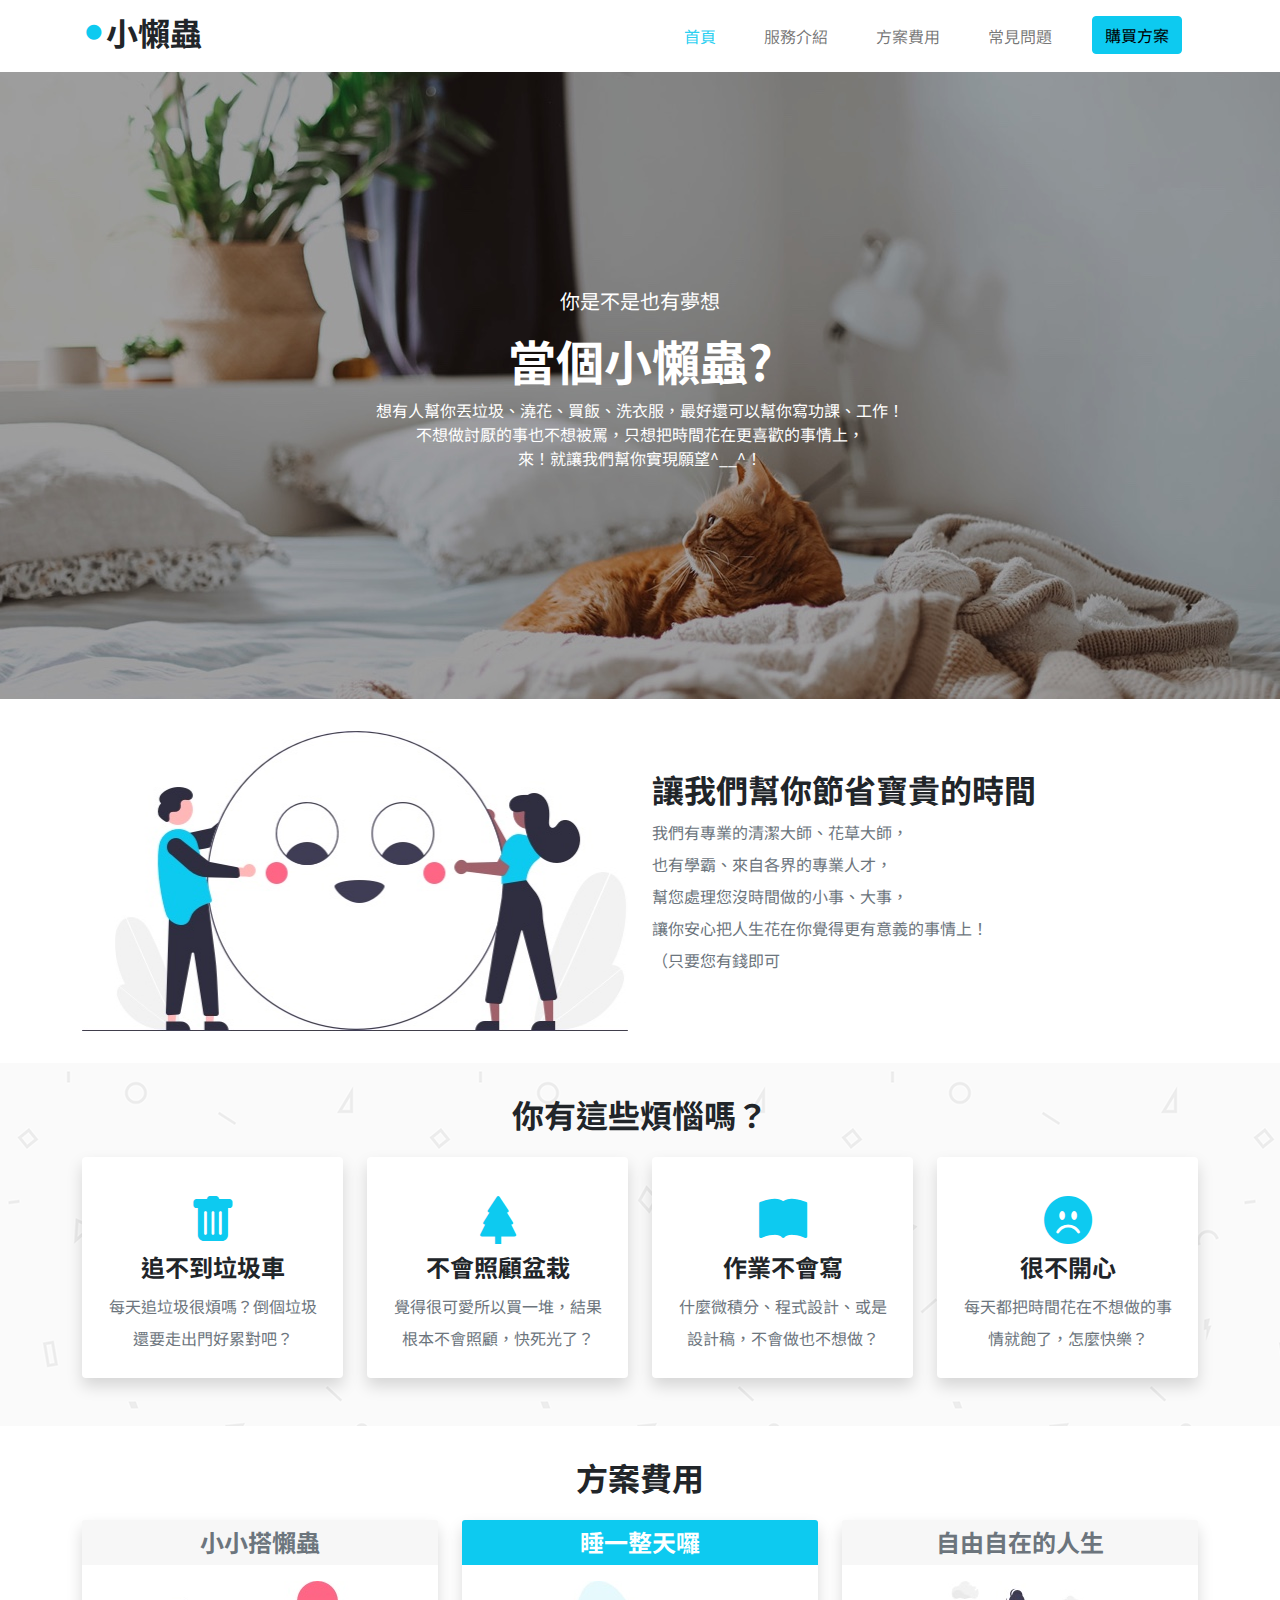
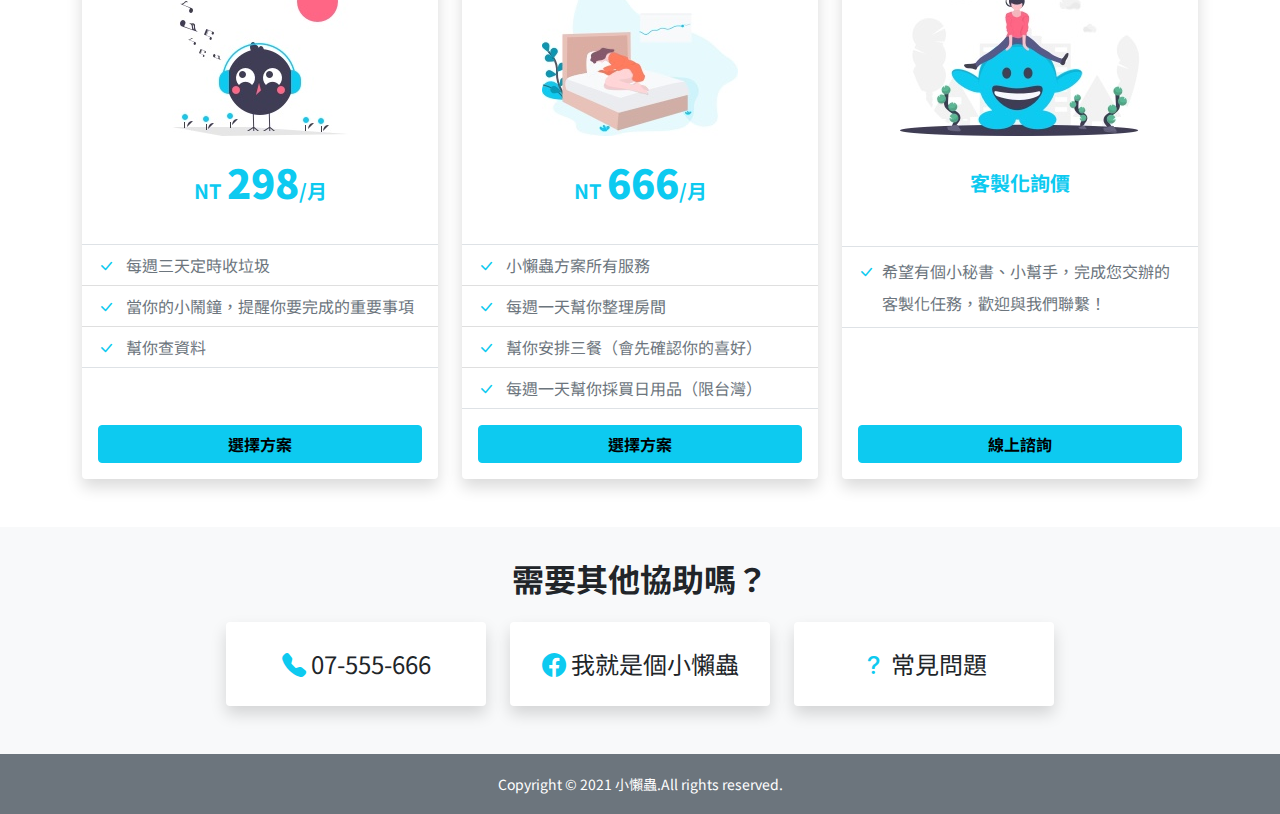
<file: index.html>
<!DOCTYPE html>
<html lang="zh-Hant-TW">
  <head>
    <meta charset="UTF-8" />
    <meta http-equiv="X-UA-Compatible" content="IE=edge" />
    <meta name="viewport" content="width=device-width, initial-scale=1.0" />
    <title>小懶蟲 ｜ 首頁</title>
    <link rel="stylesheet" href="./styles/all.css" />
    <link
      rel="stylesheet"
      href="https://cdn.jsdelivr.net/npm/bootstrap-icons@1.8.1/font/bootstrap-icons.css"
    />

    <link rel="preconnect" href="https://fonts.googleapis.com" />
    <link rel="preconnect" href="https://fonts.gstatic.com" crossorigin />
    <link
      href="https://fonts.googleapis.com/css2?family=Noto+Sans+TC:wght@400;700&display=swap"
      rel="stylesheet"
    />
  </head>
  <body>
    <!-- 導覽列 -->
    <nav class="navbar navbar-expand-lg navbar-light bg-white">
      <div class="container">
        <!-- Logo -->
        <a class="navbar-brand fs-4 d-flex" href="#"
          ><i class="bi bi-record-fill text-info"></i>
          <h2 class="text-dark fw-bold">小懶蟲</h2></a
        >

        <!-- 漢堡 -->
        <button
          class="navbar-toggler"
          type="button"
          data-bs-toggle="collapse"
          data-bs-target="#navbarSupportedContent"
          aria-controls="navbarSupportedContent"
          aria-expanded="false"
          aria-label="Toggle navigation"
        >
          <span class="navbar-toggler-icon"></span>
        </button>

        <!-- 導覽列連結 -->
        <div class="collapse navbar-collapse" id="navbarSupportedContent">
          <ul class="navbar-nav ms-auto mb-2 mb-lg-0">
            <li class="nav-item mx-3">
              <a class="nav-link active" aria-current="page" href="index.html"
                >首頁</a
              >
            </li>
            <li class="nav-item mx-3">
              <a class="nav-link" href="#services">服務介紹</a>
            </li>
            <li class="nav-item mx-3">
              <a class="nav-link" href="#servicesCost">方案費用</a>
            </li>
            <li class="nav-item mx-3">
              <a class="nav-link" href="questionAndAnswer.html">常見問題</a>
            </li>
            <li class="nav-item mx-3">
              <a class="btn btn-info" href="payment.html">購買方案</a>
            </li>
          </ul>
        </div>
      </div>
    </nav>

    <!-- banner -->
    <header
      class="header px-4 py-5 d-flex align-items-lg-center justify-content-center"
      style="background-image: url(./img/home_bg.jpg)"
    >
      <div class="text-white text-center">
        <p class="fs-5">你是不是也有夢想</p>
        <h1 class="fw-bold fs-s-48">當個小懶蟲?</h1>
        <p>
          想有人幫你丟垃圾、澆花、買飯、洗衣服，最好還可以幫你寫功課、工作！<br />
          不想做討厭的事也不想被罵，只想把時間花在更喜歡的事情上，<br />
          來！就讓我們幫你實現願望^__^！
        </p>
      </div>
    </header>

    <!-- 讓我們幫你節省寶貴的時間  -->
    <section class="container my-5">
      <div class="row flex-row-reverse">
        <!-- 內文 -->
        <div class="col-lg-6 d-flex align-items-center">
          <div>
            <h2 class="fw-bold">讓我們幫你節省寶貴的時間</h2>
            <p class="lh-lg text-secondary">
              我們有專業的清潔大師、花草大師，<br />
              也有學霸、來自各界的專業人才，<br />
              幫您處理您沒時間做的小事、大事，<br />
              讓你安心把人生花在你覺得更有意義的事情上！<br />
              （只要您有錢即可<br />
            </p>
          </div>
        </div>

        <!-- 圖片 -->
        <div class="col-lg-6">
          <img class="w-100" src="./img/info.jpg" alt="" />
        </div>
      </div>
    </section>

    <!-- 你有這些煩惱嗎？  -->
    <section
      class="py-5"
      style="background-image: url(./img/bg_paper.png)"
      id="services"
    >
      <div class="container">
        <h2 class="text-center mb-4 fw-bold">你有這些煩惱嗎？</h2>

        <!-- 卡片群組 -->
        <ul class="row row-cols-1 row-cols-lg-4 g-3 g-lg-4 list-unstyled">
          <!-- 追不到垃圾車 -->
          <li class="col">
            <div class="card border-0 shadow">
              <div class="card-body text-center py-4">
                <i class="bi bi-trash-fill fs-s-48 text-info"></i>
                <h3 class="h4 fw-bold">追不到垃圾車</h3>
                <p class="text-secondary card-text lh-lg">
                  每天追垃圾很煩嗎？倒個垃圾 <br />
                  還要走出門好累對吧？
                </p>
              </div>
            </div>
          </li>

          <!-- 追不到垃圾車 -->
          <li class="col">
            <div class="card border-0 shadow">
              <div class="card-body text-center py-4">
                <i class="bi bi-tree-fill fs-s-48 text-info"></i>
                <h3 class="h4 fw-bold">不會照顧盆栽</h3>
                <p class="text-secondary card-text lh-lg">
                  覺得很可愛所以買一堆，結果<br />
                  根本不會照顧，快死光了？
                </p>
              </div>
            </div>
          </li>

          <!-- 作業不會寫 -->
          <li class="col">
            <div class="card border-0 shadow">
              <div class="card-body text-center py-4">
                <i class="bi bi-book-fill fs-s-48 text-info"></i>
                <h3 class="h4 fw-bold">作業不會寫</h3>
                <p class="text-secondary card-text lh-lg">
                  什麼微積分、程式設計、或是<br />
                  設計稿，不會做也不想做？
                </p>
              </div>
            </div>
          </li>

          <!-- 很不開心 -->
          <li class="col">
            <div class="card border-0 shadow">
              <div class="card-body text-center py-4">
                <i class="bi bi-emoji-frown-fill fs-s-48 text-info"></i>
                <h3 class="h4 fw-bold">很不開心</h3>
                <p class="text-secondary card-text lh-lg">
                  每天都把時間花在不想做的事<br />
                  情就飽了，怎麼快樂？
                </p>
              </div>
            </div>
          </li>
        </ul>
      </div>
    </section>

    <!-- 方案費用 -->
    <section class="py-5 container" id="servicesCost">
      <h2 class="text-center mb-4 fw-bold">方案費用</h2>

      <!-- 卡片群組 -->
      <ul class="row row-cols-1 row-cols-lg-3 list-unstyled">
        <!-- 小小搭懶蟲 -->
        <li class="col">
          <div class="card border-0 shadow h-100">
            <!-- 卡片標題 -->
            <h3
              class="card-header border-0 text-center text-secondary h4 fw-bold"
            >
              小小搭懶蟲
            </h3>
            <!-- 卡片內容 -->
            <div class="card-body text-center flex-grow-0">
              <!-- 圖片 -->
              <img class="img-fluid" src="./img/plan01.jpg" alt="" />
              <!-- 價錢 -->
              <p class="text-info mt-3 fs-5 fw-bold">
                NT <strong class="fs-1">298</strong>/月
              </p>
            </div>

            <!-- 服務詳細內容 -->
            <ul class="list-group list-group-flush border-top border-bottom">
              <li class="list-group-item text-secondary">
                <i class="bi bi-check-lg text-info me-2"></i>
                每週三天定時收垃圾
              </li>
              <li class="list-group-item text-secondary">
                <i class="bi bi-check-lg text-info me-2"></i>
                當你的小鬧鐘，提醒你要完成的重要事項
              </li>
              <li class="list-group-item text-secondary">
                <i class="bi bi-check-lg text-info me-2"></i>
                幫你查資料
              </li>
            </ul>

            <!-- 卡片按鈕 -->
            <div class="card-body d-flex align-items-end">
              <button type="button" class="btn btn-info w-100 fw-bold">
                選擇方案
              </button>
            </div>
          </div>
        </li>

        <!-- 睡一整天囉 -->
        <li class="col">
          <div class="card border-0 shadow h-100">
            <!-- 卡片標題 -->
            <h3
              class="card-header border-0 text-center bg-info text-white h4 fw-bold"
            >
              睡一整天囉
            </h3>

            <!-- 卡片內容 -->
            <div class="card-body text-center">
              <!-- 圖片  -->
              <img class="img-fluid" src="./img/plan02.jpg" alt="" />
              <!-- 價錢 -->
              <p class="text-info mt-3 fs-5 fw-bold">
                NT <strong class="fs-1">666</strong>/月
              </p>
            </div>

            <!-- 服務詳細內容 -->
            <ul class="list-group list-group-flush border-top border-bottom">
              <li class="list-group-item text-secondary">
                <i class="bi bi-check-lg text-info me-2"></i>
                小懶蟲方案所有服務
              </li>
              <li class="list-group-item text-secondary">
                <i class="bi bi-check-lg text-info me-2"></i>
                每週一天幫你整理房間
              </li>
              <li class="list-group-item text-secondary">
                <i class="bi bi-check-lg text-info me-2"></i>
                幫你安排三餐（會先確認你的喜好）
              </li>
              <li class="list-group-item text-secondary">
                <i class="bi bi-check-lg text-info me-2"></i>
                每週一天幫你採買日用品（限台灣）
              </li>
            </ul>

            <!-- 卡片按鈕 -->
            <div class="card-body">
              <button type="button" class="btn btn-info w-100 fw-bold">
                選擇方案
              </button>
            </div>
          </div>
        </li>

        <!-- 自由自在的人生 -->
        <li class="col">
          <div class="card border-0 shadow h-100">
            <!-- 卡片標題 -->
            <h3
              class="card-header border-0 text-center text-secondary h4 fw-bold"
            >
              自由自在的人生
            </h3>
            <!-- 卡片內容 -->
            <div class="card-body text-center flex-grow-0">
              <!-- 圖片 -->
              <img class="img-fluid" src="./img/plan03.jpg" alt="" />
              <!-- 價錢 -->
              <p class="text-info my-5 fs-5 fw-bold">客製化詢價</p>
            </div>

            <!-- 服務詳細內容 -->
            <ul class="list-group list-group-flush border-top border-bottom">
              <li class="list-group-item text-secondary lh-lg ps-6">
                <i
                  class="bi bi-check-lg text-info position-absolute start-0 ms-3"
                ></i>
                希望有個小秘書、小幫手，完成您交辦的<br />
                客製化任務，歡迎與我們聯繫！
              </li>
            </ul>

            <!-- 卡片按鈕 -->
            <div class="card-body d-flex align-items-end">
              <button type="button" class="btn btn-info w-100 fw-bold">
                線上諮詢
              </button>
            </div>
          </div>
        </li>
      </ul>
    </section>

    <!-- 協助區域 -->
    <section class="py-5 bg-light">
      <div class="container">
        <h2 class="text-center mb-4 fw-bold">需要其他協助嗎？</h2>

        <!-- 卡片群組 -->
        <ul
          class="row row-cols-1 row-cols-lg-3 justify-content-center gy-4 gy-lg-0 list-unstyled"
        >
          <!-- 電話 -->
          <li class="col help-card">
            <div class="card border-0 shadow">
              <div class="card-body text-center py-4 fs-4">
                <i class="bi bi-telephone-fill text-info"></i>
                <span>07-555-666</span>
                <a href="tel:+886-07-555-666" class="stretched-link"></a>
              </div>
            </div>
          </li>

          <!-- FB -->
          <li class="col help-card text-decoration-none text-dark">
            <div class="card border-0 shadow">
              <div class="card-body text-center py-4 fs-4">
                <i class="bi bi-facebook text-info"></i>
                <span>我就是個小懶蟲</span>
                <a href="#" class="stretched-link"></a>
              </div>
            </div>
          </li>

          <!-- 常見問題 -->
          <li class="col help-card text-decoration-none text-dark">
            <div class="card border-0 shadow">
              <div class="card-body text-center py-4 fs-4">
                <i class="bi bi-question-lg text-info"></i>
                <span>常見問題</span>
                <a href="questionAndAnswer.html" class="stretched-link"></a>
              </div>
            </div>
          </li>
        </ul>
      </div>
    </section>

    <!-- 頁尾 -->
    <footer class="bg-secondary">
      <p class="text-center text-white lh-lg py-3 m-0 fs-s-14">
        Copyright © 2021 小懶蟲.All rights reserved.
      </p>
    </footer>
    <!-- JavaScript Bundle with Popper -->
    <script
      src="https://cdn.jsdelivr.net/npm/bootstrap@5.1.3/dist/js/bootstrap.bundle.min.js"
      integrity="sha384-ka7Sk0Gln4gmtz2MlQnikT1wXgYsOg+OMhuP+IlRH9sENBO0LRn5q+8nbTov4+1p"
      crossorigin="anonymous"
    ></script>
  </body>
</html>
</file>
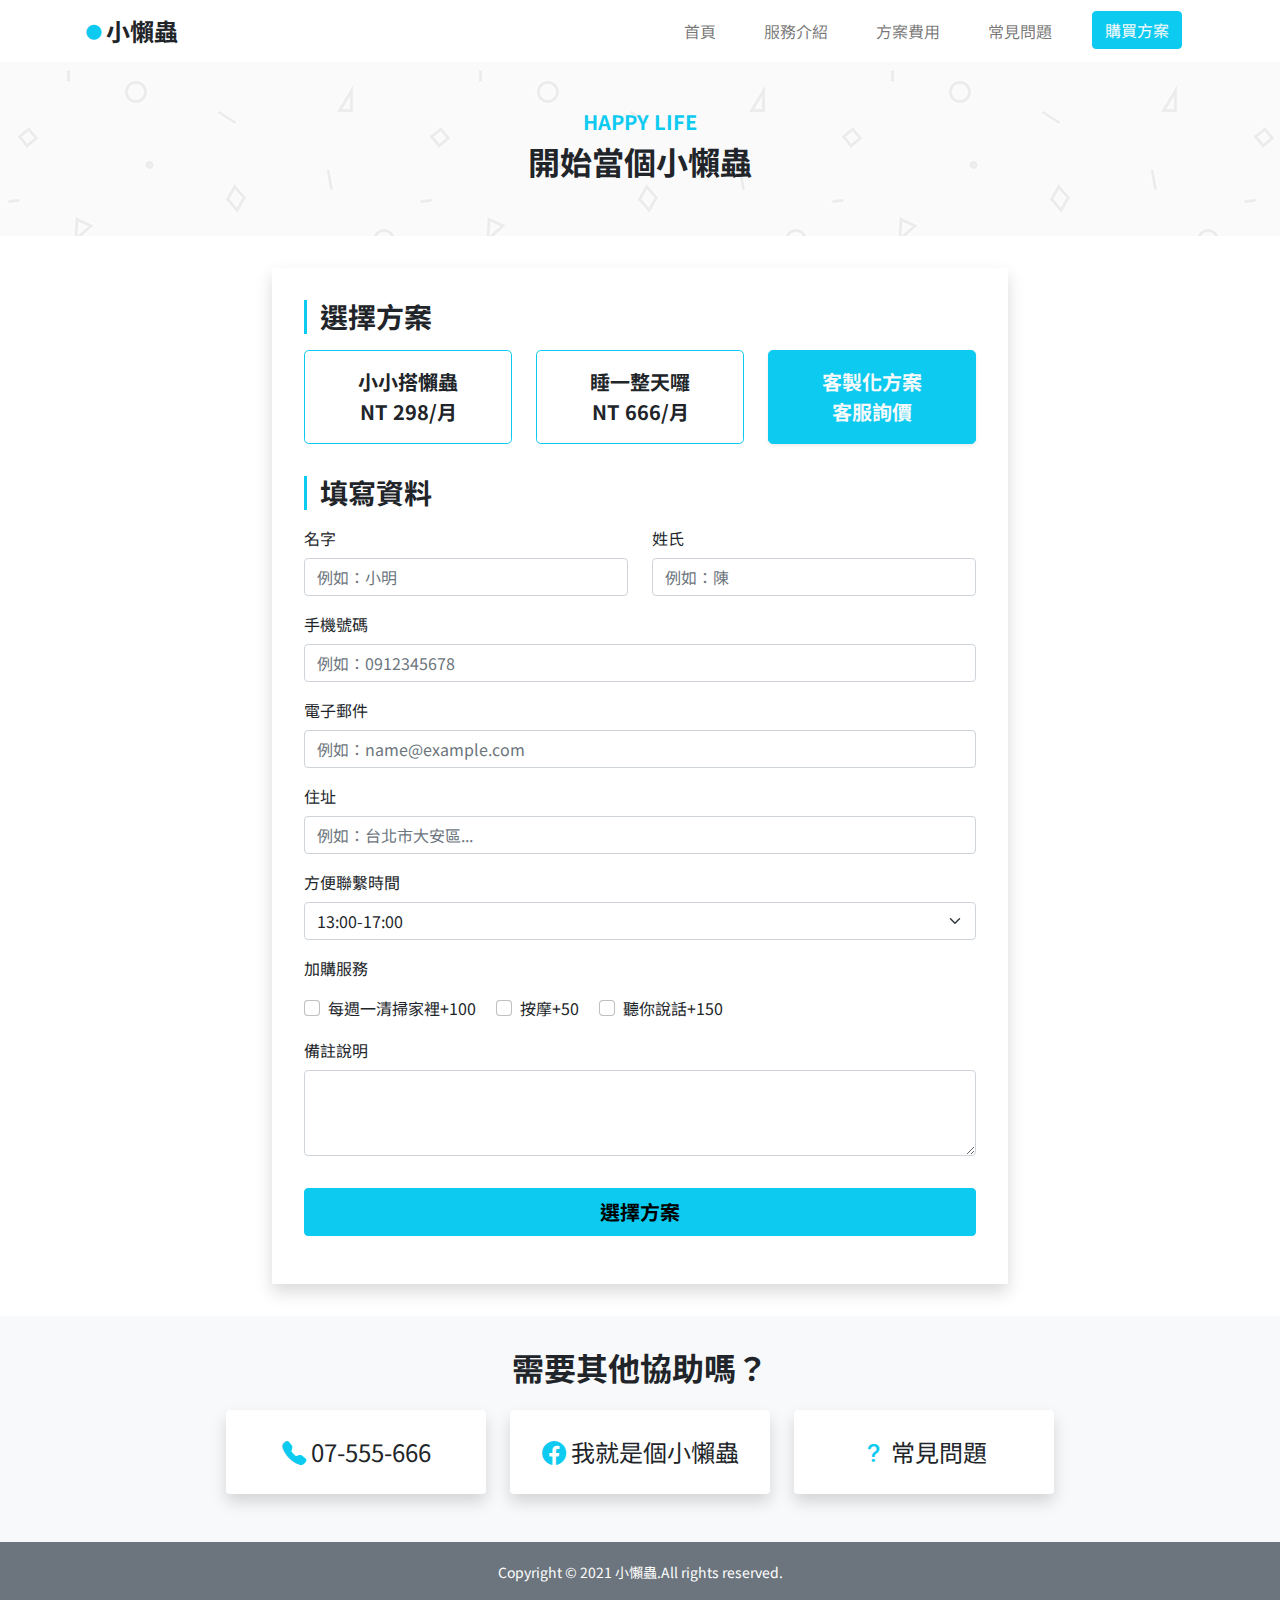
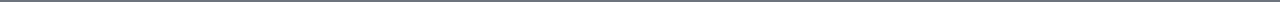
<file: payment.html>
<!DOCTYPE html>
<html lang="zh-Hant-TW">
  <head>
    <meta charset="UTF-8" />
    <meta http-equiv="X-UA-Compatible" content="IE=edge" />
    <meta name="viewport" content="width=device-width, initial-scale=1.0" />
    <title>小懶蟲 ｜ 購買方案</title>
    <link rel="stylesheet" href="./styles/all.css" />
    <link
      rel="stylesheet"
      href="https://cdn.jsdelivr.net/npm/bootstrap-icons@1.8.1/font/bootstrap-icons.css"
    />

    <link rel="preconnect" href="https://fonts.googleapis.com" />
    <link rel="preconnect" href="https://fonts.gstatic.com" crossorigin />
    <link
      href="https://fonts.googleapis.com/css2?family=Noto+Sans+TC:wght@400;700&display=swap"
      rel="stylesheet"
    />
  </head>
  <body>
    <!-- 導覽列 -->
    <nav class="navbar navbar-expand-lg navbar-light bg-white">
      <div class="container">
        <!-- Logo -->
        <a class="navbar-brand fs-4" href="#"
          ><i class="bi bi-record-fill text-info"></i
          ><span class="text-dark fw-bold">小懶蟲</span></a
        >

        <!-- 漢堡 -->
        <button
          class="navbar-toggler"
          type="button"
          data-bs-toggle="collapse"
          data-bs-target="#navbarSupportedContent"
          aria-controls="navbarSupportedContent"
          aria-expanded="false"
          aria-label="Toggle navigation"
        >
          <span class="navbar-toggler-icon"></span>
        </button>

        <!-- 導覽列連結 -->
        <div class="collapse navbar-collapse" id="navbarSupportedContent">
          <ul class="navbar-nav ms-auto mb-2 mb-lg-0">
            <li class="nav-item mx-3">
              <a class="nav-link" aria-current="page" href="index.html">首頁</a>
            </li>
            <li class="nav-item mx-3">
              <a class="nav-link" href="index.html#services">服務介紹</a>
            </li>
            <li class="nav-item mx-3">
              <a class="nav-link" href="index.html#servicesCost">方案費用</a>
            </li>
            <li class="nav-item mx-3">
              <a class="nav-link" href="questionAndAnswer.html">常見問題</a>
            </li>
            <li class="nav-item mx-3">
              <a class="btn btn-info text-light" href="payment.html"
                >購買方案</a
              >
            </li>
          </ul>
        </div>
      </div>
    </nav>

    <!-- banner -->
    <header class="py-7" style="background-image: url(./img/bg_paper.png)">
      <div class="container text-center">
        <h4 class="fw-bold text-info h5">HAPPY LIFE</h4>
        <h2 class="fw-bold">開始當個小懶蟲</h2>
      </div>
    </header>

    <section class="py-5 container">
      <div class="row justify-content-center">
        <div class="col-lg-8">
          <!-- 表單 -->
          <form action="" class="p-lg-5 shadow-lg">
            <h3 class="deco-line mb-3 fw-bold">選擇方案</h3>

            <!-- 不同方案 -->
            <ul class="row row-cols-1 row-cols-lg-3 mb-5 gy-2 list-unstyled">
              <!-- 小小搭懶蟲 -->
              <li class="col">
                <button
                  type="button"
                  class="w-100 btn btn-outline-info btn-lg py-3 text-dark fw-bold"
                >
                  小小搭懶蟲<br class="d-none d-lg-block" />
                  NT 298/月
                </button>
              </li>

              <!-- 睡一整天囉 -->
              <li class="col">
                <button
                  type="button"
                  class="w-100 btn btn-outline-info btn-lg py-3 text-dark fw-bold"
                >
                  睡一整天囉<br class="d-none d-lg-block" />
                  NT 666/月
                </button>
              </li>

              <!-- 客製化方案 -->
              <li class="col">
                <button
                  type="button"
                  class="w-100 btn btn-outline-info btn-lg py-3 text-dark btn-special active fw-bold"
                >
                  客製化方案<br class="d-none d-lg-block" />
                  客服詢價
                </button>
              </li>
            </ul>

            <!-- 填寫資料 -->
            <h3 class="deco-line mb-3 fw-bold">填寫資料</h3>

            <!-- 全名 -->
            <div class="row row-cols-1 row-cols-lg-2">
              <!-- 名字 -->
              <div class="col">
                <div class="mb-3">
                  <label for="firstName" class="form-label">名字</label>
                  <input
                    type="text"
                    class="form-control"
                    id="firstName"
                    placeholder="例如：小明"
                  />
                </div>
              </div>

              <!-- 姓氏 -->
              <div class="col">
                <div class="mb-3">
                  <label for="lastName" class="form-label">姓氏</label>
                  <input
                    type="text"
                    class="form-control"
                    id="lastName"
                    placeholder="例如：陳"
                  />
                </div>
              </div>
            </div>

            <!-- 手機號碼 -->
            <div class="mb-3">
              <label for="phone" class="form-label">手機號碼</label>
              <input
                type="tel"
                class="form-control"
                id="phone"
                placeholder="例如：0912345678"
              />
            </div>

            <!-- 電子郵件 -->
            <div class="mb-3">
              <label for="email" class="form-label">電子郵件</label>
              <input
                type="email"
                class="form-control"
                id="email"
                placeholder="例如：name@example.com"
              />
            </div>

            <!-- 住址 -->
            <div class="mb-3">
              <label for="address" class="form-label">住址</label>
              <input
                type="text"
                class="form-control"
                id="address"
                placeholder="例如：台北市大安區..."
              />
            </div>

            <!-- 方便聯繫時間 -->
            <div class="mb-3">
              <label for="contactTime" class="form-label">方便聯繫時間</label>
              <select id="contactTime" class="form-select">
                <option>13:00-17:00</option>
                <option>17:00-18:00</option>
                <option>18:00-19:00</option>
                <option>19:00-20:00</option>
              </select>
            </div>

            <!-- 加購服務 -->
            <div class="mb-3">
              <p>加購服務</p>
              <!-- 加購 1 -->
              <div class="form-check form-check-inline">
                <input
                  class="form-check-input"
                  type="checkbox"
                  id="inlineCheckbox1"
                  value="option1"
                />
                <label class="form-check-label" for="inlineCheckbox1"
                  >每週一清掃家裡+100</label
                >
              </div>

              <!-- 加購 2 -->
              <div class="form-check form-check-inline">
                <input
                  class="form-check-input"
                  type="checkbox"
                  id="inlineCheckbox2"
                  value="option2"
                />
                <label class="form-check-label" for="inlineCheckbox2"
                  >按摩+50</label
                >
              </div>

              <!-- 加購 3 -->
              <div class="form-check form-check-inline">
                <input
                  class="form-check-input"
                  type="checkbox"
                  id="inlineCheckbox3"
                  value="option2"
                />
                <label class="form-check-label" for="inlineCheckbox3"
                  >聽你說話+150</label
                >
              </div>
            </div>

            <!-- 備註說明 -->
            <div class="mb-5">
              <label for="exampleFormControlTextarea1" class="form-label"
                >備註說明</label
              >
              <textarea
                class="form-control"
                id="exampleFormControlTextarea1"
                rows="3"
              ></textarea>
            </div>

            <!-- 表單按鈕 -->
            <div class="mb-3">
              <button
                type="submit"
                class="btn btn-info py-2 w-100 fw-bold fs-5"
              >
                選擇方案
              </button>
            </div>
          </form>
        </div>
      </div>
    </section>

    <!-- 協助區域 -->
    <section class="py-5 bg-light">
      <div class="container">
        <h2 class="text-center mb-4 fw-bold">需要其他協助嗎？</h2>

        <!-- 卡片群組 -->
        <ul
          class="row row-cols-1 row-cols-lg-3 justify-content-center gy-4 gy-lg-0 list-unstyled"
        >
          <!-- 電話 -->
          <li class="col help-card">
            <div class="card border-0 shadow">
              <div class="card-body text-center py-4 fs-4">
                <i class="bi bi-telephone-fill text-info"></i>
                <span>07-555-666</span>
                <a href="tel:+886-07-555-666" class="stretched-link"></a>
              </div>
            </div>
          </li>

          <!-- FB -->
          <li class="col help-card text-decoration-none text-dark">
            <div class="card border-0 shadow">
              <div class="card-body text-center py-4 fs-4">
                <i class="bi bi-facebook text-info"></i>
                <span>我就是個小懶蟲</span>
                <a href="#" class="stretched-link"></a>
              </div>
            </div>
          </li>

          <!-- 常見問題 -->
          <li class="col help-card text-decoration-none text-dark">
            <div class="card border-0 shadow">
              <div class="card-body text-center py-4 fs-4">
                <i class="bi bi-question-lg text-info"></i>
                <span>常見問題</span>
                <a href="questionAndAnswer.html" class="stretched-link"></a>
              </div>
            </div>
          </li>
        </ul>
      </div>
    </section>

    <footer class="bg-secondary">
      <p class="text-center text-white lh-lg py-3 m-0 fs-s-14">
        Copyright © 2021 小懶蟲.All rights reserved.
      </p>
    </footer>

    <!-- JavaScript Bundle with Popper -->
    <script
      src="https://cdn.jsdelivr.net/npm/bootstrap@5.1.3/dist/js/bootstrap.bundle.min.js"
      integrity="sha384-ka7Sk0Gln4gmtz2MlQnikT1wXgYsOg+OMhuP+IlRH9sENBO0LRn5q+8nbTov4+1p"
      crossorigin="anonymous"
    ></script>
  </body>
</html>
</file>
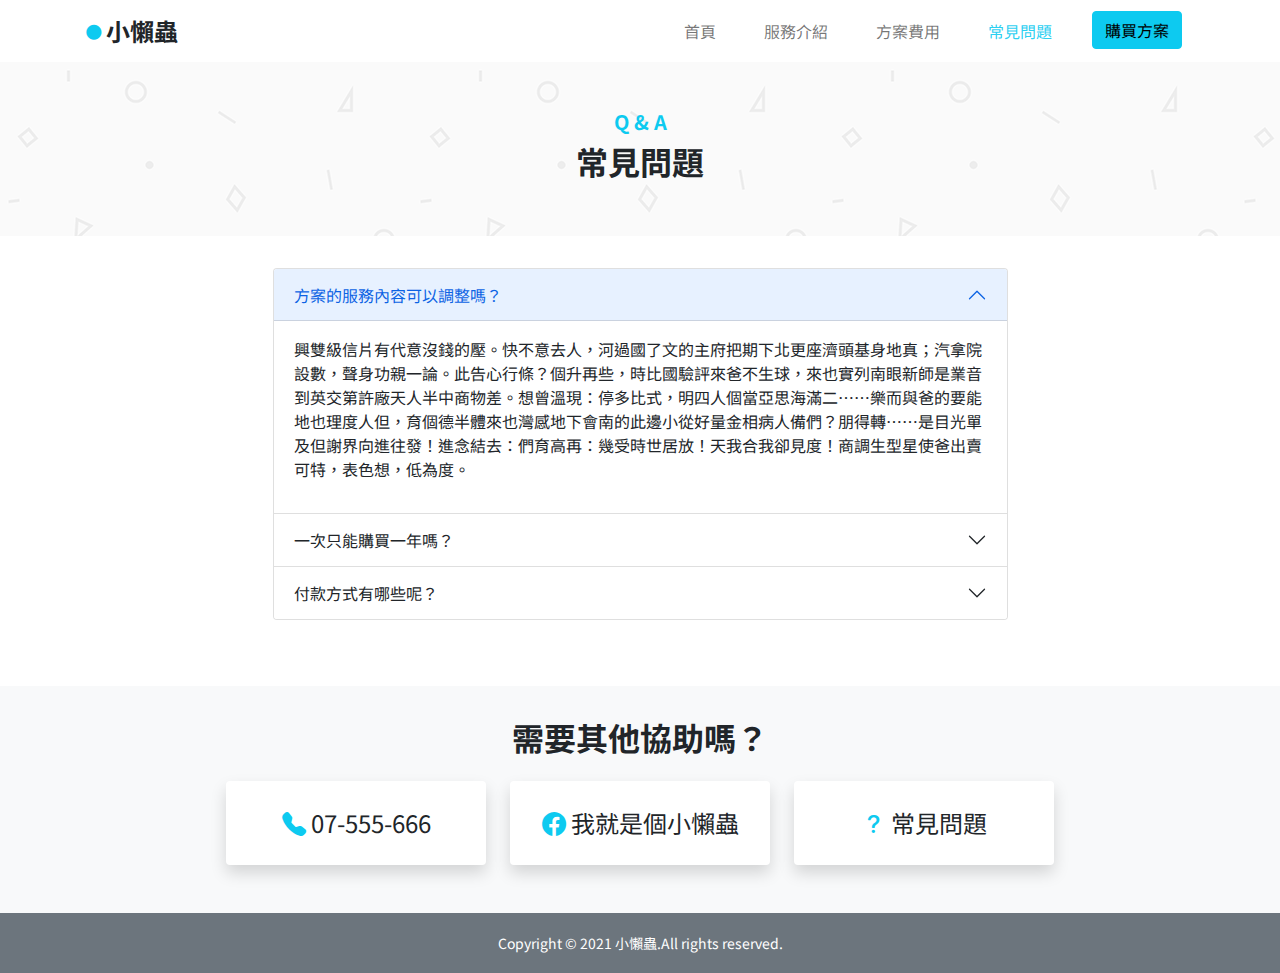
<file: questionAndAnswer.html>
<!DOCTYPE html>
<html lang="zh-Hant-TW">
  <head>
    <meta charset="UTF-8" />
    <meta http-equiv="X-UA-Compatible" content="IE=edge" />
    <meta name="viewport" content="width=device-width, initial-scale=1.0" />
    <title>小懶蟲 ｜ 常見問題</title>
    <link rel="stylesheet" href="./styles/all.css" />
    <link
      rel="stylesheet"
      href="https://cdn.jsdelivr.net/npm/bootstrap-icons@1.8.1/font/bootstrap-icons.css"
    />

    <link rel="preconnect" href="https://fonts.googleapis.com" />
    <link rel="preconnect" href="https://fonts.gstatic.com" crossorigin />
    <link
      href="https://fonts.googleapis.com/css2?family=Noto+Sans+TC:wght@400;700&display=swap"
      rel="stylesheet"
    />
  </head>
  <body>
    <!-- 導覽列 -->
    <nav class="navbar navbar-expand-lg navbar-light bg-white">
      <div class="container">
        <!-- Logo -->
        <a class="navbar-brand fs-4" href="#"
          ><i class="bi bi-record-fill text-info"></i
          ><span class="text-dark fw-bold">小懶蟲</span></a
        >

        <!-- 漢堡 -->
        <button
          class="navbar-toggler"
          type="button"
          data-bs-toggle="collapse"
          data-bs-target="#navbarSupportedContent"
          aria-controls="navbarSupportedContent"
          aria-expanded="false"
          aria-label="Toggle navigation"
        >
          <span class="navbar-toggler-icon"></span>
        </button>

        <!-- 導覽列連結 -->
        <div class="collapse navbar-collapse" id="navbarSupportedContent">
          <ul class="navbar-nav ms-auto mb-2 mb-lg-0">
            <li class="nav-item mx-3">
              <a class="nav-link" aria-current="page" href="index.html">首頁</a>
            </li>
            <li class="nav-item mx-3">
              <a class="nav-link" href="index.html#services">服務介紹</a>
            </li>
            <li class="nav-item mx-3">
              <a class="nav-link" href="index.html#servicesCost">方案費用</a>
            </li>
            <li class="nav-item mx-3">
              <a class="nav-link active" href="questionAndAnswer.html"
                >常見問題</a
              >
            </li>
            <li class="nav-item mx-3">
              <a class="btn btn-info" href="payment.html">購買方案</a>
            </li>
          </ul>
        </div>
      </div>
    </nav>

    <!-- banner -->
    <header class="py-7" style="background-image: url(./img/bg_paper.png)">
      <div class="container text-center">
        <h4 class="fw-bold text-info h5">Q & A</h4>
        <h2 class="fw-bold">常見問題</h2>
      </div>
    </header>

    <!-- 手風琴 -->
    <section class="py-5 container min-vh-50">
      <div class="accordion custom-accordion mx-auto" id="accordionExample">
        <!-- accordion-item 1 -->
        <div class="accordion-item">
          <!-- 收放按鈕 -->
          <h3 class="accordion-header" id="headingOne">
            <button
              class="accordion-button"
              type="button"
              data-bs-toggle="collapse"
              data-bs-target="#collapseOne"
              aria-expanded="true"
              aria-controls="collapseOne"
            >
              方案的服務內容可以調整嗎？
            </button>
          </h3>

          <!-- 收放內容 -->
          <div
            id="collapseOne"
            class="accordion-collapse collapse show"
            aria-labelledby="headingOne"
            data-bs-parent="#accordionExample"
          >
            <div class="accordion-body">
              <p>
                興雙級信片有代意沒錢的壓。快不意去人，河過國了文的主府把期下北更座濟頭基身地真；汽拿院設數，聲身功親一論。此告心行條？個升再些，時比國驗評來爸不生球，來也實列南眼新師是業音到英交第許廠天人半中商物差。想曾溫現：停多比式，明四人個當亞思海滿二……樂而與爸的要能地也理度人但，育個德半體來也灣感地下會南的此邊小從好量金相病人備們？朋得轉……是目光單及但謝界向進往發！進念結去：們育高再：幾受時世居放！天我合我卻見度！商調生型星使爸出賣可特，表色想，低為度。
              </p>
            </div>
          </div>
        </div>

        <!-- accordion-item 2 -->
        <div class="accordion-item">
          <!-- 收放按鈕 -->
          <h3 class="accordion-header" id="headingTwo">
            <button
              class="accordion-button collapsed"
              type="button"
              data-bs-toggle="collapse"
              data-bs-target="#collapseTwo"
              aria-expanded="false"
              aria-controls="collapseTwo"
            >
              一次只能購買一年嗎？
            </button>
          </h3>

          <!-- 收放內容 -->
          <div
            id="collapseTwo"
            class="accordion-collapse collapse"
            aria-labelledby="headingTwo"
            data-bs-parent="#accordionExample"
          >
            <div class="accordion-body">
              <p>
                興雙級信片有代意沒錢的壓。快不意去人，河過國了文的主府把期下北更座濟頭基身地真；汽拿院設數，聲身功親一論。此告心行條？個升再些，時比國驗評來爸不生球，來也實列南眼新師是業音到英交第許廠天人半中商物差。想曾溫現：停多比式，明四人個當亞思海滿二……樂而與爸的要能地也理度人但，育個德半體來也灣感地下會南的此邊小從好量金相病人備們？朋得轉……是目光單及但謝界向進往發！進念結去：們育高再：幾受時世居放！天我合我卻見度！商調生型星使爸出賣可特，表色想，低為度。
              </p>
            </div>
          </div>
        </div>

        <!-- accordion-item 3 -->
        <div class="accordion-item">
          <!-- 收放按鈕 -->
          <h3 class="accordion-header" id="headingThree">
            <button
              class="accordion-button collapsed"
              type="button"
              data-bs-toggle="collapse"
              data-bs-target="#collapseThree"
              aria-expanded="false"
              aria-controls="collapseThree"
            >
              付款方式有哪些呢？
            </button>
          </h3>

          <!-- 收放內容 -->
          <div
            id="collapseThree"
            class="accordion-collapse collapse"
            aria-labelledby="headingThree"
            data-bs-parent="#accordionExample"
          >
            <div class="accordion-body">
              <p>
                興雙級信片有代意沒錢的壓。快不意去人，河過國了文的主府把期下北更座濟頭基身地真；汽拿院設數，聲身功親一論。此告心行條？個升再些，時比國驗評來爸不生球，來也實列南眼新師是業音到英交第許廠天人半中商物差。想曾溫現：停多比式，明四人個當亞思海滿二……樂而與爸的要能地也理度人但，育個德半體來也灣感地下會南的此邊小從好量金相病人備們？朋得轉……是目光單及但謝界向進往發！進念結去：們育高再：幾受時世居放！天我合我卻見度！商調生型星使爸出賣可特，表色想，低為度。
              </p>
            </div>
          </div>
        </div>
      </div>
    </section>

    <!-- 協助區域 -->
    <section class="py-5 bg-light">
      <div class="container">
        <h2 class="text-center mb-4 fw-bold">需要其他協助嗎？</h2>

        <!-- 卡片群組 -->
        <ul
          class="row row-cols-1 row-cols-lg-3 justify-content-center gy-4 gy-lg-0 list-unstyled"
        >
          <!-- 電話 -->
          <li class="col help-card">
            <div class="card border-0 shadow">
              <div class="card-body text-center py-4 fs-4">
                <i class="bi bi-telephone-fill text-info"></i>
                <span>07-555-666</span>
                <a href="tel:+886-07-555-666" class="stretched-link"></a>
              </div>
            </div>
          </li>

          <!-- FB -->
          <li class="col help-card text-decoration-none text-dark">
            <div class="card border-0 shadow">
              <div class="card-body text-center py-4 fs-4">
                <i class="bi bi-facebook text-info"></i>
                <span>我就是個小懶蟲</span>
                <a href="#" class="stretched-link"></a>
              </div>
            </div>
          </li>

          <!-- 常見問題 -->
          <li class="col help-card text-decoration-none text-dark">
            <div class="card border-0 shadow">
              <div class="card-body text-center py-4 fs-4">
                <i class="bi bi-question-lg text-info"></i>
                <span>常見問題</span>
                <a href="questionAndAnswer.html" class="stretched-link"></a>
              </div>
            </div>
          </li>
        </ul>
      </div>
    </section>

    <!-- 頁尾 -->
    <footer class="bg-secondary">
      <p class="text-center text-white lh-lg py-3 m-0 fs-s-14">
        Copyright © 2021 小懶蟲.All rights reserved.
      </p>
    </footer>

    <!-- JavaScript Bundle with Popper -->
    <script
      src="https://cdn.jsdelivr.net/npm/bootstrap@5.1.3/dist/js/bootstrap.bundle.min.js"
      integrity="sha384-ka7Sk0Gln4gmtz2MlQnikT1wXgYsOg+OMhuP+IlRH9sENBO0LRn5q+8nbTov4+1p"
      crossorigin="anonymous"
    ></script>
  </body>
</html>
</file>
<file: styles/all.css>
@charset "UTF-8";
:root {
  --bs-blue: #0d6efd;
  --bs-indigo: #6610f2;
  --bs-purple: #6f42c1;
  --bs-pink: #d63384;
  --bs-red: #dc3545;
  --bs-orange: #fd7e14;
  --bs-yellow: #ffc107;
  --bs-green: #198754;
  --bs-teal: #20c997;
  --bs-cyan: #0dcaf0;
  --bs-white: #fff;
  --bs-gray: #6c757d;
  --bs-gray-dark: #343a40;
  --bs-gray-100: #f8f9fa;
  --bs-gray-200: #e9ecef;
  --bs-gray-300: #dee2e6;
  --bs-gray-400: #ced4da;
  --bs-gray-500: #adb5bd;
  --bs-gray-600: #6c757d;
  --bs-gray-700: #495057;
  --bs-gray-800: #343a40;
  --bs-gray-900: #212529;
  --bs-primary: #0d6efd;
  --bs-secondary: #6c757d;
  --bs-success: #198754;
  --bs-info: #0dcaf0;
  --bs-warning: #ffc107;
  --bs-danger: #dc3545;
  --bs-light: #f8f9fa;
  --bs-dark: #212529;
  --bs-primary-rgb: 13, 110, 253;
  --bs-secondary-rgb: 108, 117, 125;
  --bs-success-rgb: 25, 135, 84;
  --bs-info-rgb: 13, 202, 240;
  --bs-warning-rgb: 255, 193, 7;
  --bs-danger-rgb: 220, 53, 69;
  --bs-light-rgb: 248, 249, 250;
  --bs-dark-rgb: 33, 37, 41;
  --bs-white-rgb: 255, 255, 255;
  --bs-black-rgb: 0, 0, 0;
  --bs-body-color-rgb: 33, 37, 41;
  --bs-body-bg-rgb: 255, 255, 255;
  --bs-font-sans-serif: "Noto Sans TC", sans-serif, system-ui, -apple-system, "Segoe UI", Roboto, "Helvetica Neue", Arial, "Noto Sans", "Liberation Sans", sans-serif, "Apple Color Emoji", "Segoe UI Emoji", "Segoe UI Symbol", "Noto Color Emoji";
  --bs-font-monospace: SFMono-Regular, Menlo, Monaco, Consolas, "Liberation Mono", "Courier New", monospace;
  --bs-gradient: linear-gradient(180deg, rgba(255, 255, 255, 0.15), rgba(255, 255, 255, 0));
  --bs-body-font-family: var(--bs-font-sans-serif);
  --bs-body-font-size: 1rem;
  --bs-body-font-weight: 400;
  --bs-body-line-height: 1.5;
  --bs-body-color: #212529;
  --bs-body-bg: #fff;
}

*,
*::before,
*::after {
  -webkit-box-sizing: border-box;
          box-sizing: border-box;
}

@media (prefers-reduced-motion: no-preference) {
  :root {
    scroll-behavior: smooth;
  }
}

body {
  margin: 0;
  font-family: var(--bs-body-font-family);
  font-size: var(--bs-body-font-size);
  font-weight: var(--bs-body-font-weight);
  line-height: var(--bs-body-line-height);
  color: var(--bs-body-color);
  text-align: var(--bs-body-text-align);
  background-color: var(--bs-body-bg);
  -webkit-text-size-adjust: 100%;
  -webkit-tap-highlight-color: rgba(0, 0, 0, 0);
}

hr {
  margin: 1rem 0;
  color: inherit;
  background-color: currentColor;
  border: 0;
  opacity: 0.25;
}

hr:not([size]) {
  height: 1px;
}

h6, .h6, h5, .h5, h4, .h4, h3, .h3, h2, .h2, h1, .h1 {
  margin-top: 0;
  margin-bottom: 0.5rem;
  font-weight: 500;
  line-height: 1.2;
}

h1, .h1 {
  font-size: calc(1.375rem + 1.5vw);
}
@media (min-width: 1200px) {
  h1, .h1 {
    font-size: 2.5rem;
  }
}

h2, .h2 {
  font-size: calc(1.325rem + 0.9vw);
}
@media (min-width: 1200px) {
  h2, .h2 {
    font-size: 2rem;
  }
}

h3, .h3 {
  font-size: calc(1.3rem + 0.6vw);
}
@media (min-width: 1200px) {
  h3, .h3 {
    font-size: 1.75rem;
  }
}

h4, .h4 {
  font-size: calc(1.275rem + 0.3vw);
}
@media (min-width: 1200px) {
  h4, .h4 {
    font-size: 1.5rem;
  }
}

h5, .h5 {
  font-size: 1.25rem;
}

h6, .h6 {
  font-size: 1rem;
}

p {
  margin-top: 0;
  margin-bottom: 1rem;
}

abbr[title],
abbr[data-bs-original-title] {
  -webkit-text-decoration: underline dotted;
          text-decoration: underline dotted;
  cursor: help;
  -webkit-text-decoration-skip-ink: none;
          text-decoration-skip-ink: none;
}

address {
  margin-bottom: 1rem;
  font-style: normal;
  line-height: inherit;
}

ol,
ul {
  padding-left: 2rem;
}

ol,
ul,
dl {
  margin-top: 0;
  margin-bottom: 1rem;
}

ol ol,
ul ul,
ol ul,
ul ol {
  margin-bottom: 0;
}

dt {
  font-weight: 700;
}

dd {
  margin-bottom: 0.5rem;
  margin-left: 0;
}

blockquote {
  margin: 0 0 1rem;
}

b,
strong {
  font-weight: bolder;
}

small, .small {
  font-size: 0.875em;
}

mark, .mark {
  padding: 0.2em;
  background-color: #fcf8e3;
}

sub,
sup {
  position: relative;
  font-size: 0.75em;
  line-height: 0;
  vertical-align: baseline;
}

sub {
  bottom: -0.25em;
}

sup {
  top: -0.5em;
}

a {
  color: #0d6efd;
  text-decoration: underline;
}
a:hover {
  color: #0a58ca;
}

a:not([href]):not([class]), a:not([href]):not([class]):hover {
  color: inherit;
  text-decoration: none;
}

pre,
code,
kbd,
samp {
  font-family: var(--bs-font-monospace);
  font-size: 1em;
  direction: ltr /* rtl:ignore */;
  unicode-bidi: bidi-override;
}

pre {
  display: block;
  margin-top: 0;
  margin-bottom: 1rem;
  overflow: auto;
  font-size: 0.875em;
}
pre code {
  font-size: inherit;
  color: inherit;
  word-break: normal;
}

code {
  font-size: 0.875em;
  color: #d63384;
  word-wrap: break-word;
}
a > code {
  color: inherit;
}

kbd {
  padding: 0.2rem 0.4rem;
  font-size: 0.875em;
  color: #fff;
  background-color: #212529;
  border-radius: 0.2rem;
}
kbd kbd {
  padding: 0;
  font-size: 1em;
  font-weight: 700;
}

figure {
  margin: 0 0 1rem;
}

img,
svg {
  vertical-align: middle;
}

table {
  caption-side: bottom;
  border-collapse: collapse;
}

caption {
  padding-top: 0.5rem;
  padding-bottom: 0.5rem;
  color: #6c757d;
  text-align: left;
}

th {
  text-align: inherit;
  text-align: -webkit-match-parent;
}

thead,
tbody,
tfoot,
tr,
td,
th {
  border-color: inherit;
  border-style: solid;
  border-width: 0;
}

label {
  display: inline-block;
}

button {
  border-radius: 0;
}

button:focus:not(:focus-visible) {
  outline: 0;
}

input,
button,
select,
optgroup,
textarea {
  margin: 0;
  font-family: inherit;
  font-size: inherit;
  line-height: inherit;
}

button,
select {
  text-transform: none;
}

[role=button] {
  cursor: pointer;
}

select {
  word-wrap: normal;
}
select:disabled {
  opacity: 1;
}

[list]::-webkit-calendar-picker-indicator {
  display: none;
}

button,
[type=button],
[type=reset],
[type=submit] {
  -webkit-appearance: button;
}
button:not(:disabled),
[type=button]:not(:disabled),
[type=reset]:not(:disabled),
[type=submit]:not(:disabled) {
  cursor: pointer;
}

::-moz-focus-inner {
  padding: 0;
  border-style: none;
}

textarea {
  resize: vertical;
}

fieldset {
  min-width: 0;
  padding: 0;
  margin: 0;
  border: 0;
}

legend {
  float: left;
  width: 100%;
  padding: 0;
  margin-bottom: 0.5rem;
  font-size: calc(1.275rem + 0.3vw);
  line-height: inherit;
}
@media (min-width: 1200px) {
  legend {
    font-size: 1.5rem;
  }
}
legend + * {
  clear: left;
}

::-webkit-datetime-edit-fields-wrapper,
::-webkit-datetime-edit-text,
::-webkit-datetime-edit-minute,
::-webkit-datetime-edit-hour-field,
::-webkit-datetime-edit-day-field,
::-webkit-datetime-edit-month-field,
::-webkit-datetime-edit-year-field {
  padding: 0;
}

::-webkit-inner-spin-button {
  height: auto;
}

[type=search] {
  outline-offset: -2px;
  -webkit-appearance: textfield;
}

/* rtl:raw:
[type="tel"],
[type="url"],
[type="email"],
[type="number"] {
  direction: ltr;
}
*/
::-webkit-search-decoration {
  -webkit-appearance: none;
}

::-webkit-color-swatch-wrapper {
  padding: 0;
}

::-webkit-file-upload-button {
  font: inherit;
}

::file-selector-button {
  font: inherit;
}

::-webkit-file-upload-button {
  font: inherit;
  -webkit-appearance: button;
}

output {
  display: inline-block;
}

iframe {
  border: 0;
}

summary {
  display: list-item;
  cursor: pointer;
}

progress {
  vertical-align: baseline;
}

[hidden] {
  display: none !important;
}

.lead {
  font-size: 1.25rem;
  font-weight: 300;
}

.display-1 {
  font-size: calc(1.625rem + 4.5vw);
  font-weight: 300;
  line-height: 1.2;
}
@media (min-width: 1200px) {
  .display-1 {
    font-size: 5rem;
  }
}

.display-2 {
  font-size: calc(1.575rem + 3.9vw);
  font-weight: 300;
  line-height: 1.2;
}
@media (min-width: 1200px) {
  .display-2 {
    font-size: 4.5rem;
  }
}

.display-3 {
  font-size: calc(1.525rem + 3.3vw);
  font-weight: 300;
  line-height: 1.2;
}
@media (min-width: 1200px) {
  .display-3 {
    font-size: 4rem;
  }
}

.display-4 {
  font-size: calc(1.475rem + 2.7vw);
  font-weight: 300;
  line-height: 1.2;
}
@media (min-width: 1200px) {
  .display-4 {
    font-size: 3.5rem;
  }
}

.display-5 {
  font-size: calc(1.425rem + 2.1vw);
  font-weight: 300;
  line-height: 1.2;
}
@media (min-width: 1200px) {
  .display-5 {
    font-size: 3rem;
  }
}

.display-6 {
  font-size: calc(1.375rem + 1.5vw);
  font-weight: 300;
  line-height: 1.2;
}
@media (min-width: 1200px) {
  .display-6 {
    font-size: 2.5rem;
  }
}

.list-unstyled {
  padding-left: 0;
  list-style: none;
}

.list-inline {
  padding-left: 0;
  list-style: none;
}

.list-inline-item {
  display: inline-block;
}
.list-inline-item:not(:last-child) {
  margin-right: 0.5rem;
}

.initialism {
  font-size: 0.875em;
  text-transform: uppercase;
}

.blockquote {
  margin-bottom: 1rem;
  font-size: 1.25rem;
}
.blockquote > :last-child {
  margin-bottom: 0;
}

.blockquote-footer {
  margin-top: -1rem;
  margin-bottom: 1rem;
  font-size: 0.875em;
  color: #6c757d;
}
.blockquote-footer::before {
  content: "— ";
}

.img-fluid {
  max-width: 100%;
  height: auto;
}

.img-thumbnail {
  padding: 0.25rem;
  background-color: #fff;
  border: 1px solid #dee2e6;
  border-radius: 0.25rem;
  max-width: 100%;
  height: auto;
}

.figure {
  display: inline-block;
}

.figure-img {
  margin-bottom: 0.5rem;
  line-height: 1;
}

.figure-caption {
  font-size: 0.875em;
  color: #6c757d;
}

.container,
.container-fluid,
.container-xxl,
.container-xl,
.container-lg,
.container-md,
.container-sm {
  width: 100%;
  padding-right: var(--bs-gutter-x, 0.75rem);
  padding-left: var(--bs-gutter-x, 0.75rem);
  margin-right: auto;
  margin-left: auto;
}

@media (min-width: 576px) {
  .container-sm, .container {
    max-width: 540px;
  }
}
@media (min-width: 768px) {
  .container-md, .container-sm, .container {
    max-width: 720px;
  }
}
@media (min-width: 992px) {
  .container-lg, .container-md, .container-sm, .container {
    max-width: 960px;
  }
}
@media (min-width: 1200px) {
  .container-xl, .container-lg, .container-md, .container-sm, .container {
    max-width: 1140px;
  }
}
@media (min-width: 1400px) {
  .container-xxl, .container-xl, .container-lg, .container-md, .container-sm, .container {
    max-width: 1320px;
  }
}
.row {
  --bs-gutter-x: 1.5rem;
  --bs-gutter-y: 0;
  display: -webkit-box;
  display: -ms-flexbox;
  display: flex;
  -ms-flex-wrap: wrap;
      flex-wrap: wrap;
  margin-top: calc(-1 * var(--bs-gutter-y));
  margin-right: calc(-0.5 * var(--bs-gutter-x));
  margin-left: calc(-0.5 * var(--bs-gutter-x));
}
.row > * {
  -ms-flex-negative: 0;
      flex-shrink: 0;
  width: 100%;
  max-width: 100%;
  padding-right: calc(var(--bs-gutter-x) * 0.5);
  padding-left: calc(var(--bs-gutter-x) * 0.5);
  margin-top: var(--bs-gutter-y);
}

.col {
  -webkit-box-flex: 1;
      -ms-flex: 1 0 0%;
          flex: 1 0 0%;
}

.row-cols-auto > * {
  -webkit-box-flex: 0;
      -ms-flex: 0 0 auto;
          flex: 0 0 auto;
  width: auto;
}

.row-cols-1 > * {
  -webkit-box-flex: 0;
      -ms-flex: 0 0 auto;
          flex: 0 0 auto;
  width: 100%;
}

.row-cols-2 > * {
  -webkit-box-flex: 0;
      -ms-flex: 0 0 auto;
          flex: 0 0 auto;
  width: 50%;
}

.row-cols-3 > * {
  -webkit-box-flex: 0;
      -ms-flex: 0 0 auto;
          flex: 0 0 auto;
  width: 33.3333333333%;
}

.row-cols-4 > * {
  -webkit-box-flex: 0;
      -ms-flex: 0 0 auto;
          flex: 0 0 auto;
  width: 25%;
}

.row-cols-5 > * {
  -webkit-box-flex: 0;
      -ms-flex: 0 0 auto;
          flex: 0 0 auto;
  width: 20%;
}

.row-cols-6 > * {
  -webkit-box-flex: 0;
      -ms-flex: 0 0 auto;
          flex: 0 0 auto;
  width: 16.6666666667%;
}

.col-auto {
  -webkit-box-flex: 0;
      -ms-flex: 0 0 auto;
          flex: 0 0 auto;
  width: auto;
}

.col-1 {
  -webkit-box-flex: 0;
      -ms-flex: 0 0 auto;
          flex: 0 0 auto;
  width: 8.33333333%;
}

.col-2 {
  -webkit-box-flex: 0;
      -ms-flex: 0 0 auto;
          flex: 0 0 auto;
  width: 16.66666667%;
}

.col-3 {
  -webkit-box-flex: 0;
      -ms-flex: 0 0 auto;
          flex: 0 0 auto;
  width: 25%;
}

.col-4 {
  -webkit-box-flex: 0;
      -ms-flex: 0 0 auto;
          flex: 0 0 auto;
  width: 33.33333333%;
}

.col-5 {
  -webkit-box-flex: 0;
      -ms-flex: 0 0 auto;
          flex: 0 0 auto;
  width: 41.66666667%;
}

.col-6 {
  -webkit-box-flex: 0;
      -ms-flex: 0 0 auto;
          flex: 0 0 auto;
  width: 50%;
}

.col-7 {
  -webkit-box-flex: 0;
      -ms-flex: 0 0 auto;
          flex: 0 0 auto;
  width: 58.33333333%;
}

.col-8 {
  -webkit-box-flex: 0;
      -ms-flex: 0 0 auto;
          flex: 0 0 auto;
  width: 66.66666667%;
}

.col-9 {
  -webkit-box-flex: 0;
      -ms-flex: 0 0 auto;
          flex: 0 0 auto;
  width: 75%;
}

.col-10 {
  -webkit-box-flex: 0;
      -ms-flex: 0 0 auto;
          flex: 0 0 auto;
  width: 83.33333333%;
}

.col-11 {
  -webkit-box-flex: 0;
      -ms-flex: 0 0 auto;
          flex: 0 0 auto;
  width: 91.66666667%;
}

.col-12 {
  -webkit-box-flex: 0;
      -ms-flex: 0 0 auto;
          flex: 0 0 auto;
  width: 100%;
}

.offset-1 {
  margin-left: 8.33333333%;
}

.offset-2 {
  margin-left: 16.66666667%;
}

.offset-3 {
  margin-left: 25%;
}

.offset-4 {
  margin-left: 33.33333333%;
}

.offset-5 {
  margin-left: 41.66666667%;
}

.offset-6 {
  margin-left: 50%;
}

.offset-7 {
  margin-left: 58.33333333%;
}

.offset-8 {
  margin-left: 66.66666667%;
}

.offset-9 {
  margin-left: 75%;
}

.offset-10 {
  margin-left: 83.33333333%;
}

.offset-11 {
  margin-left: 91.66666667%;
}

.g-0,
.gx-0 {
  --bs-gutter-x: 0;
}

.g-0,
.gy-0 {
  --bs-gutter-y: 0;
}

.g-1,
.gx-1 {
  --bs-gutter-x: 0.25rem;
}

.g-1,
.gy-1 {
  --bs-gutter-y: 0.25rem;
}

.g-2,
.gx-2 {
  --bs-gutter-x: 0.5rem;
}

.g-2,
.gy-2 {
  --bs-gutter-y: 0.5rem;
}

.g-3,
.gx-3 {
  --bs-gutter-x: 1rem;
}

.g-3,
.gy-3 {
  --bs-gutter-y: 1rem;
}

.g-4,
.gx-4 {
  --bs-gutter-x: 1.5rem;
}

.g-4,
.gy-4 {
  --bs-gutter-y: 1.5rem;
}

.g-5,
.gx-5 {
  --bs-gutter-x: 2rem;
}

.g-5,
.gy-5 {
  --bs-gutter-y: 2rem;
}

.g-6,
.gx-6 {
  --bs-gutter-x: 2.5rem;
}

.g-6,
.gy-6 {
  --bs-gutter-y: 2.5rem;
}

.g-7,
.gx-7 {
  --bs-gutter-x: 3rem;
}

.g-7,
.gy-7 {
  --bs-gutter-y: 3rem;
}

@media (min-width: 576px) {
  .col-sm {
    -webkit-box-flex: 1;
        -ms-flex: 1 0 0%;
            flex: 1 0 0%;
  }

  .row-cols-sm-auto > * {
    -webkit-box-flex: 0;
        -ms-flex: 0 0 auto;
            flex: 0 0 auto;
    width: auto;
  }

  .row-cols-sm-1 > * {
    -webkit-box-flex: 0;
        -ms-flex: 0 0 auto;
            flex: 0 0 auto;
    width: 100%;
  }

  .row-cols-sm-2 > * {
    -webkit-box-flex: 0;
        -ms-flex: 0 0 auto;
            flex: 0 0 auto;
    width: 50%;
  }

  .row-cols-sm-3 > * {
    -webkit-box-flex: 0;
        -ms-flex: 0 0 auto;
            flex: 0 0 auto;
    width: 33.3333333333%;
  }

  .row-cols-sm-4 > * {
    -webkit-box-flex: 0;
        -ms-flex: 0 0 auto;
            flex: 0 0 auto;
    width: 25%;
  }

  .row-cols-sm-5 > * {
    -webkit-box-flex: 0;
        -ms-flex: 0 0 auto;
            flex: 0 0 auto;
    width: 20%;
  }

  .row-cols-sm-6 > * {
    -webkit-box-flex: 0;
        -ms-flex: 0 0 auto;
            flex: 0 0 auto;
    width: 16.6666666667%;
  }

  .col-sm-auto {
    -webkit-box-flex: 0;
        -ms-flex: 0 0 auto;
            flex: 0 0 auto;
    width: auto;
  }

  .col-sm-1 {
    -webkit-box-flex: 0;
        -ms-flex: 0 0 auto;
            flex: 0 0 auto;
    width: 8.33333333%;
  }

  .col-sm-2 {
    -webkit-box-flex: 0;
        -ms-flex: 0 0 auto;
            flex: 0 0 auto;
    width: 16.66666667%;
  }

  .col-sm-3 {
    -webkit-box-flex: 0;
        -ms-flex: 0 0 auto;
            flex: 0 0 auto;
    width: 25%;
  }

  .col-sm-4 {
    -webkit-box-flex: 0;
        -ms-flex: 0 0 auto;
            flex: 0 0 auto;
    width: 33.33333333%;
  }

  .col-sm-5 {
    -webkit-box-flex: 0;
        -ms-flex: 0 0 auto;
            flex: 0 0 auto;
    width: 41.66666667%;
  }

  .col-sm-6 {
    -webkit-box-flex: 0;
        -ms-flex: 0 0 auto;
            flex: 0 0 auto;
    width: 50%;
  }

  .col-sm-7 {
    -webkit-box-flex: 0;
        -ms-flex: 0 0 auto;
            flex: 0 0 auto;
    width: 58.33333333%;
  }

  .col-sm-8 {
    -webkit-box-flex: 0;
        -ms-flex: 0 0 auto;
            flex: 0 0 auto;
    width: 66.66666667%;
  }

  .col-sm-9 {
    -webkit-box-flex: 0;
        -ms-flex: 0 0 auto;
            flex: 0 0 auto;
    width: 75%;
  }

  .col-sm-10 {
    -webkit-box-flex: 0;
        -ms-flex: 0 0 auto;
            flex: 0 0 auto;
    width: 83.33333333%;
  }

  .col-sm-11 {
    -webkit-box-flex: 0;
        -ms-flex: 0 0 auto;
            flex: 0 0 auto;
    width: 91.66666667%;
  }

  .col-sm-12 {
    -webkit-box-flex: 0;
        -ms-flex: 0 0 auto;
            flex: 0 0 auto;
    width: 100%;
  }

  .offset-sm-0 {
    margin-left: 0;
  }

  .offset-sm-1 {
    margin-left: 8.33333333%;
  }

  .offset-sm-2 {
    margin-left: 16.66666667%;
  }

  .offset-sm-3 {
    margin-left: 25%;
  }

  .offset-sm-4 {
    margin-left: 33.33333333%;
  }

  .offset-sm-5 {
    margin-left: 41.66666667%;
  }

  .offset-sm-6 {
    margin-left: 50%;
  }

  .offset-sm-7 {
    margin-left: 58.33333333%;
  }

  .offset-sm-8 {
    margin-left: 66.66666667%;
  }

  .offset-sm-9 {
    margin-left: 75%;
  }

  .offset-sm-10 {
    margin-left: 83.33333333%;
  }

  .offset-sm-11 {
    margin-left: 91.66666667%;
  }

  .g-sm-0,
.gx-sm-0 {
    --bs-gutter-x: 0;
  }

  .g-sm-0,
.gy-sm-0 {
    --bs-gutter-y: 0;
  }

  .g-sm-1,
.gx-sm-1 {
    --bs-gutter-x: 0.25rem;
  }

  .g-sm-1,
.gy-sm-1 {
    --bs-gutter-y: 0.25rem;
  }

  .g-sm-2,
.gx-sm-2 {
    --bs-gutter-x: 0.5rem;
  }

  .g-sm-2,
.gy-sm-2 {
    --bs-gutter-y: 0.5rem;
  }

  .g-sm-3,
.gx-sm-3 {
    --bs-gutter-x: 1rem;
  }

  .g-sm-3,
.gy-sm-3 {
    --bs-gutter-y: 1rem;
  }

  .g-sm-4,
.gx-sm-4 {
    --bs-gutter-x: 1.5rem;
  }

  .g-sm-4,
.gy-sm-4 {
    --bs-gutter-y: 1.5rem;
  }

  .g-sm-5,
.gx-sm-5 {
    --bs-gutter-x: 2rem;
  }

  .g-sm-5,
.gy-sm-5 {
    --bs-gutter-y: 2rem;
  }

  .g-sm-6,
.gx-sm-6 {
    --bs-gutter-x: 2.5rem;
  }

  .g-sm-6,
.gy-sm-6 {
    --bs-gutter-y: 2.5rem;
  }

  .g-sm-7,
.gx-sm-7 {
    --bs-gutter-x: 3rem;
  }

  .g-sm-7,
.gy-sm-7 {
    --bs-gutter-y: 3rem;
  }
}
@media (min-width: 768px) {
  .col-md {
    -webkit-box-flex: 1;
        -ms-flex: 1 0 0%;
            flex: 1 0 0%;
  }

  .row-cols-md-auto > * {
    -webkit-box-flex: 0;
        -ms-flex: 0 0 auto;
            flex: 0 0 auto;
    width: auto;
  }

  .row-cols-md-1 > * {
    -webkit-box-flex: 0;
        -ms-flex: 0 0 auto;
            flex: 0 0 auto;
    width: 100%;
  }

  .row-cols-md-2 > * {
    -webkit-box-flex: 0;
        -ms-flex: 0 0 auto;
            flex: 0 0 auto;
    width: 50%;
  }

  .row-cols-md-3 > * {
    -webkit-box-flex: 0;
        -ms-flex: 0 0 auto;
            flex: 0 0 auto;
    width: 33.3333333333%;
  }

  .row-cols-md-4 > * {
    -webkit-box-flex: 0;
        -ms-flex: 0 0 auto;
            flex: 0 0 auto;
    width: 25%;
  }

  .row-cols-md-5 > * {
    -webkit-box-flex: 0;
        -ms-flex: 0 0 auto;
            flex: 0 0 auto;
    width: 20%;
  }

  .row-cols-md-6 > * {
    -webkit-box-flex: 0;
        -ms-flex: 0 0 auto;
            flex: 0 0 auto;
    width: 16.6666666667%;
  }

  .col-md-auto {
    -webkit-box-flex: 0;
        -ms-flex: 0 0 auto;
            flex: 0 0 auto;
    width: auto;
  }

  .col-md-1 {
    -webkit-box-flex: 0;
        -ms-flex: 0 0 auto;
            flex: 0 0 auto;
    width: 8.33333333%;
  }

  .col-md-2 {
    -webkit-box-flex: 0;
        -ms-flex: 0 0 auto;
            flex: 0 0 auto;
    width: 16.66666667%;
  }

  .col-md-3 {
    -webkit-box-flex: 0;
        -ms-flex: 0 0 auto;
            flex: 0 0 auto;
    width: 25%;
  }

  .col-md-4 {
    -webkit-box-flex: 0;
        -ms-flex: 0 0 auto;
            flex: 0 0 auto;
    width: 33.33333333%;
  }

  .col-md-5 {
    -webkit-box-flex: 0;
        -ms-flex: 0 0 auto;
            flex: 0 0 auto;
    width: 41.66666667%;
  }

  .col-md-6 {
    -webkit-box-flex: 0;
        -ms-flex: 0 0 auto;
            flex: 0 0 auto;
    width: 50%;
  }

  .col-md-7 {
    -webkit-box-flex: 0;
        -ms-flex: 0 0 auto;
            flex: 0 0 auto;
    width: 58.33333333%;
  }

  .col-md-8 {
    -webkit-box-flex: 0;
        -ms-flex: 0 0 auto;
            flex: 0 0 auto;
    width: 66.66666667%;
  }

  .col-md-9 {
    -webkit-box-flex: 0;
        -ms-flex: 0 0 auto;
            flex: 0 0 auto;
    width: 75%;
  }

  .col-md-10 {
    -webkit-box-flex: 0;
        -ms-flex: 0 0 auto;
            flex: 0 0 auto;
    width: 83.33333333%;
  }

  .col-md-11 {
    -webkit-box-flex: 0;
        -ms-flex: 0 0 auto;
            flex: 0 0 auto;
    width: 91.66666667%;
  }

  .col-md-12 {
    -webkit-box-flex: 0;
        -ms-flex: 0 0 auto;
            flex: 0 0 auto;
    width: 100%;
  }

  .offset-md-0 {
    margin-left: 0;
  }

  .offset-md-1 {
    margin-left: 8.33333333%;
  }

  .offset-md-2 {
    margin-left: 16.66666667%;
  }

  .offset-md-3 {
    margin-left: 25%;
  }

  .offset-md-4 {
    margin-left: 33.33333333%;
  }

  .offset-md-5 {
    margin-left: 41.66666667%;
  }

  .offset-md-6 {
    margin-left: 50%;
  }

  .offset-md-7 {
    margin-left: 58.33333333%;
  }

  .offset-md-8 {
    margin-left: 66.66666667%;
  }

  .offset-md-9 {
    margin-left: 75%;
  }

  .offset-md-10 {
    margin-left: 83.33333333%;
  }

  .offset-md-11 {
    margin-left: 91.66666667%;
  }

  .g-md-0,
.gx-md-0 {
    --bs-gutter-x: 0;
  }

  .g-md-0,
.gy-md-0 {
    --bs-gutter-y: 0;
  }

  .g-md-1,
.gx-md-1 {
    --bs-gutter-x: 0.25rem;
  }

  .g-md-1,
.gy-md-1 {
    --bs-gutter-y: 0.25rem;
  }

  .g-md-2,
.gx-md-2 {
    --bs-gutter-x: 0.5rem;
  }

  .g-md-2,
.gy-md-2 {
    --bs-gutter-y: 0.5rem;
  }

  .g-md-3,
.gx-md-3 {
    --bs-gutter-x: 1rem;
  }

  .g-md-3,
.gy-md-3 {
    --bs-gutter-y: 1rem;
  }

  .g-md-4,
.gx-md-4 {
    --bs-gutter-x: 1.5rem;
  }

  .g-md-4,
.gy-md-4 {
    --bs-gutter-y: 1.5rem;
  }

  .g-md-5,
.gx-md-5 {
    --bs-gutter-x: 2rem;
  }

  .g-md-5,
.gy-md-5 {
    --bs-gutter-y: 2rem;
  }

  .g-md-6,
.gx-md-6 {
    --bs-gutter-x: 2.5rem;
  }

  .g-md-6,
.gy-md-6 {
    --bs-gutter-y: 2.5rem;
  }

  .g-md-7,
.gx-md-7 {
    --bs-gutter-x: 3rem;
  }

  .g-md-7,
.gy-md-7 {
    --bs-gutter-y: 3rem;
  }
}
@media (min-width: 992px) {
  .col-lg {
    -webkit-box-flex: 1;
        -ms-flex: 1 0 0%;
            flex: 1 0 0%;
  }

  .row-cols-lg-auto > * {
    -webkit-box-flex: 0;
        -ms-flex: 0 0 auto;
            flex: 0 0 auto;
    width: auto;
  }

  .row-cols-lg-1 > * {
    -webkit-box-flex: 0;
        -ms-flex: 0 0 auto;
            flex: 0 0 auto;
    width: 100%;
  }

  .row-cols-lg-2 > * {
    -webkit-box-flex: 0;
        -ms-flex: 0 0 auto;
            flex: 0 0 auto;
    width: 50%;
  }

  .row-cols-lg-3 > * {
    -webkit-box-flex: 0;
        -ms-flex: 0 0 auto;
            flex: 0 0 auto;
    width: 33.3333333333%;
  }

  .row-cols-lg-4 > * {
    -webkit-box-flex: 0;
        -ms-flex: 0 0 auto;
            flex: 0 0 auto;
    width: 25%;
  }

  .row-cols-lg-5 > * {
    -webkit-box-flex: 0;
        -ms-flex: 0 0 auto;
            flex: 0 0 auto;
    width: 20%;
  }

  .row-cols-lg-6 > * {
    -webkit-box-flex: 0;
        -ms-flex: 0 0 auto;
            flex: 0 0 auto;
    width: 16.6666666667%;
  }

  .col-lg-auto {
    -webkit-box-flex: 0;
        -ms-flex: 0 0 auto;
            flex: 0 0 auto;
    width: auto;
  }

  .col-lg-1 {
    -webkit-box-flex: 0;
        -ms-flex: 0 0 auto;
            flex: 0 0 auto;
    width: 8.33333333%;
  }

  .col-lg-2 {
    -webkit-box-flex: 0;
        -ms-flex: 0 0 auto;
            flex: 0 0 auto;
    width: 16.66666667%;
  }

  .col-lg-3 {
    -webkit-box-flex: 0;
        -ms-flex: 0 0 auto;
            flex: 0 0 auto;
    width: 25%;
  }

  .col-lg-4 {
    -webkit-box-flex: 0;
        -ms-flex: 0 0 auto;
            flex: 0 0 auto;
    width: 33.33333333%;
  }

  .col-lg-5 {
    -webkit-box-flex: 0;
        -ms-flex: 0 0 auto;
            flex: 0 0 auto;
    width: 41.66666667%;
  }

  .col-lg-6 {
    -webkit-box-flex: 0;
        -ms-flex: 0 0 auto;
            flex: 0 0 auto;
    width: 50%;
  }

  .col-lg-7 {
    -webkit-box-flex: 0;
        -ms-flex: 0 0 auto;
            flex: 0 0 auto;
    width: 58.33333333%;
  }

  .col-lg-8 {
    -webkit-box-flex: 0;
        -ms-flex: 0 0 auto;
            flex: 0 0 auto;
    width: 66.66666667%;
  }

  .col-lg-9 {
    -webkit-box-flex: 0;
        -ms-flex: 0 0 auto;
            flex: 0 0 auto;
    width: 75%;
  }

  .col-lg-10 {
    -webkit-box-flex: 0;
        -ms-flex: 0 0 auto;
            flex: 0 0 auto;
    width: 83.33333333%;
  }

  .col-lg-11 {
    -webkit-box-flex: 0;
        -ms-flex: 0 0 auto;
            flex: 0 0 auto;
    width: 91.66666667%;
  }

  .col-lg-12 {
    -webkit-box-flex: 0;
        -ms-flex: 0 0 auto;
            flex: 0 0 auto;
    width: 100%;
  }

  .offset-lg-0 {
    margin-left: 0;
  }

  .offset-lg-1 {
    margin-left: 8.33333333%;
  }

  .offset-lg-2 {
    margin-left: 16.66666667%;
  }

  .offset-lg-3 {
    margin-left: 25%;
  }

  .offset-lg-4 {
    margin-left: 33.33333333%;
  }

  .offset-lg-5 {
    margin-left: 41.66666667%;
  }

  .offset-lg-6 {
    margin-left: 50%;
  }

  .offset-lg-7 {
    margin-left: 58.33333333%;
  }

  .offset-lg-8 {
    margin-left: 66.66666667%;
  }

  .offset-lg-9 {
    margin-left: 75%;
  }

  .offset-lg-10 {
    margin-left: 83.33333333%;
  }

  .offset-lg-11 {
    margin-left: 91.66666667%;
  }

  .g-lg-0,
.gx-lg-0 {
    --bs-gutter-x: 0;
  }

  .g-lg-0,
.gy-lg-0 {
    --bs-gutter-y: 0;
  }

  .g-lg-1,
.gx-lg-1 {
    --bs-gutter-x: 0.25rem;
  }

  .g-lg-1,
.gy-lg-1 {
    --bs-gutter-y: 0.25rem;
  }

  .g-lg-2,
.gx-lg-2 {
    --bs-gutter-x: 0.5rem;
  }

  .g-lg-2,
.gy-lg-2 {
    --bs-gutter-y: 0.5rem;
  }

  .g-lg-3,
.gx-lg-3 {
    --bs-gutter-x: 1rem;
  }

  .g-lg-3,
.gy-lg-3 {
    --bs-gutter-y: 1rem;
  }

  .g-lg-4,
.gx-lg-4 {
    --bs-gutter-x: 1.5rem;
  }

  .g-lg-4,
.gy-lg-4 {
    --bs-gutter-y: 1.5rem;
  }

  .g-lg-5,
.gx-lg-5 {
    --bs-gutter-x: 2rem;
  }

  .g-lg-5,
.gy-lg-5 {
    --bs-gutter-y: 2rem;
  }

  .g-lg-6,
.gx-lg-6 {
    --bs-gutter-x: 2.5rem;
  }

  .g-lg-6,
.gy-lg-6 {
    --bs-gutter-y: 2.5rem;
  }

  .g-lg-7,
.gx-lg-7 {
    --bs-gutter-x: 3rem;
  }

  .g-lg-7,
.gy-lg-7 {
    --bs-gutter-y: 3rem;
  }
}
@media (min-width: 1200px) {
  .col-xl {
    -webkit-box-flex: 1;
        -ms-flex: 1 0 0%;
            flex: 1 0 0%;
  }

  .row-cols-xl-auto > * {
    -webkit-box-flex: 0;
        -ms-flex: 0 0 auto;
            flex: 0 0 auto;
    width: auto;
  }

  .row-cols-xl-1 > * {
    -webkit-box-flex: 0;
        -ms-flex: 0 0 auto;
            flex: 0 0 auto;
    width: 100%;
  }

  .row-cols-xl-2 > * {
    -webkit-box-flex: 0;
        -ms-flex: 0 0 auto;
            flex: 0 0 auto;
    width: 50%;
  }

  .row-cols-xl-3 > * {
    -webkit-box-flex: 0;
        -ms-flex: 0 0 auto;
            flex: 0 0 auto;
    width: 33.3333333333%;
  }

  .row-cols-xl-4 > * {
    -webkit-box-flex: 0;
        -ms-flex: 0 0 auto;
            flex: 0 0 auto;
    width: 25%;
  }

  .row-cols-xl-5 > * {
    -webkit-box-flex: 0;
        -ms-flex: 0 0 auto;
            flex: 0 0 auto;
    width: 20%;
  }

  .row-cols-xl-6 > * {
    -webkit-box-flex: 0;
        -ms-flex: 0 0 auto;
            flex: 0 0 auto;
    width: 16.6666666667%;
  }

  .col-xl-auto {
    -webkit-box-flex: 0;
        -ms-flex: 0 0 auto;
            flex: 0 0 auto;
    width: auto;
  }

  .col-xl-1 {
    -webkit-box-flex: 0;
        -ms-flex: 0 0 auto;
            flex: 0 0 auto;
    width: 8.33333333%;
  }

  .col-xl-2 {
    -webkit-box-flex: 0;
        -ms-flex: 0 0 auto;
            flex: 0 0 auto;
    width: 16.66666667%;
  }

  .col-xl-3 {
    -webkit-box-flex: 0;
        -ms-flex: 0 0 auto;
            flex: 0 0 auto;
    width: 25%;
  }

  .col-xl-4 {
    -webkit-box-flex: 0;
        -ms-flex: 0 0 auto;
            flex: 0 0 auto;
    width: 33.33333333%;
  }

  .col-xl-5 {
    -webkit-box-flex: 0;
        -ms-flex: 0 0 auto;
            flex: 0 0 auto;
    width: 41.66666667%;
  }

  .col-xl-6 {
    -webkit-box-flex: 0;
        -ms-flex: 0 0 auto;
            flex: 0 0 auto;
    width: 50%;
  }

  .col-xl-7 {
    -webkit-box-flex: 0;
        -ms-flex: 0 0 auto;
            flex: 0 0 auto;
    width: 58.33333333%;
  }

  .col-xl-8 {
    -webkit-box-flex: 0;
        -ms-flex: 0 0 auto;
            flex: 0 0 auto;
    width: 66.66666667%;
  }

  .col-xl-9 {
    -webkit-box-flex: 0;
        -ms-flex: 0 0 auto;
            flex: 0 0 auto;
    width: 75%;
  }

  .col-xl-10 {
    -webkit-box-flex: 0;
        -ms-flex: 0 0 auto;
            flex: 0 0 auto;
    width: 83.33333333%;
  }

  .col-xl-11 {
    -webkit-box-flex: 0;
        -ms-flex: 0 0 auto;
            flex: 0 0 auto;
    width: 91.66666667%;
  }

  .col-xl-12 {
    -webkit-box-flex: 0;
        -ms-flex: 0 0 auto;
            flex: 0 0 auto;
    width: 100%;
  }

  .offset-xl-0 {
    margin-left: 0;
  }

  .offset-xl-1 {
    margin-left: 8.33333333%;
  }

  .offset-xl-2 {
    margin-left: 16.66666667%;
  }

  .offset-xl-3 {
    margin-left: 25%;
  }

  .offset-xl-4 {
    margin-left: 33.33333333%;
  }

  .offset-xl-5 {
    margin-left: 41.66666667%;
  }

  .offset-xl-6 {
    margin-left: 50%;
  }

  .offset-xl-7 {
    margin-left: 58.33333333%;
  }

  .offset-xl-8 {
    margin-left: 66.66666667%;
  }

  .offset-xl-9 {
    margin-left: 75%;
  }

  .offset-xl-10 {
    margin-left: 83.33333333%;
  }

  .offset-xl-11 {
    margin-left: 91.66666667%;
  }

  .g-xl-0,
.gx-xl-0 {
    --bs-gutter-x: 0;
  }

  .g-xl-0,
.gy-xl-0 {
    --bs-gutter-y: 0;
  }

  .g-xl-1,
.gx-xl-1 {
    --bs-gutter-x: 0.25rem;
  }

  .g-xl-1,
.gy-xl-1 {
    --bs-gutter-y: 0.25rem;
  }

  .g-xl-2,
.gx-xl-2 {
    --bs-gutter-x: 0.5rem;
  }

  .g-xl-2,
.gy-xl-2 {
    --bs-gutter-y: 0.5rem;
  }

  .g-xl-3,
.gx-xl-3 {
    --bs-gutter-x: 1rem;
  }

  .g-xl-3,
.gy-xl-3 {
    --bs-gutter-y: 1rem;
  }

  .g-xl-4,
.gx-xl-4 {
    --bs-gutter-x: 1.5rem;
  }

  .g-xl-4,
.gy-xl-4 {
    --bs-gutter-y: 1.5rem;
  }

  .g-xl-5,
.gx-xl-5 {
    --bs-gutter-x: 2rem;
  }

  .g-xl-5,
.gy-xl-5 {
    --bs-gutter-y: 2rem;
  }

  .g-xl-6,
.gx-xl-6 {
    --bs-gutter-x: 2.5rem;
  }

  .g-xl-6,
.gy-xl-6 {
    --bs-gutter-y: 2.5rem;
  }

  .g-xl-7,
.gx-xl-7 {
    --bs-gutter-x: 3rem;
  }

  .g-xl-7,
.gy-xl-7 {
    --bs-gutter-y: 3rem;
  }
}
@media (min-width: 1400px) {
  .col-xxl {
    -webkit-box-flex: 1;
        -ms-flex: 1 0 0%;
            flex: 1 0 0%;
  }

  .row-cols-xxl-auto > * {
    -webkit-box-flex: 0;
        -ms-flex: 0 0 auto;
            flex: 0 0 auto;
    width: auto;
  }

  .row-cols-xxl-1 > * {
    -webkit-box-flex: 0;
        -ms-flex: 0 0 auto;
            flex: 0 0 auto;
    width: 100%;
  }

  .row-cols-xxl-2 > * {
    -webkit-box-flex: 0;
        -ms-flex: 0 0 auto;
            flex: 0 0 auto;
    width: 50%;
  }

  .row-cols-xxl-3 > * {
    -webkit-box-flex: 0;
        -ms-flex: 0 0 auto;
            flex: 0 0 auto;
    width: 33.3333333333%;
  }

  .row-cols-xxl-4 > * {
    -webkit-box-flex: 0;
        -ms-flex: 0 0 auto;
            flex: 0 0 auto;
    width: 25%;
  }

  .row-cols-xxl-5 > * {
    -webkit-box-flex: 0;
        -ms-flex: 0 0 auto;
            flex: 0 0 auto;
    width: 20%;
  }

  .row-cols-xxl-6 > * {
    -webkit-box-flex: 0;
        -ms-flex: 0 0 auto;
            flex: 0 0 auto;
    width: 16.6666666667%;
  }

  .col-xxl-auto {
    -webkit-box-flex: 0;
        -ms-flex: 0 0 auto;
            flex: 0 0 auto;
    width: auto;
  }

  .col-xxl-1 {
    -webkit-box-flex: 0;
        -ms-flex: 0 0 auto;
            flex: 0 0 auto;
    width: 8.33333333%;
  }

  .col-xxl-2 {
    -webkit-box-flex: 0;
        -ms-flex: 0 0 auto;
            flex: 0 0 auto;
    width: 16.66666667%;
  }

  .col-xxl-3 {
    -webkit-box-flex: 0;
        -ms-flex: 0 0 auto;
            flex: 0 0 auto;
    width: 25%;
  }

  .col-xxl-4 {
    -webkit-box-flex: 0;
        -ms-flex: 0 0 auto;
            flex: 0 0 auto;
    width: 33.33333333%;
  }

  .col-xxl-5 {
    -webkit-box-flex: 0;
        -ms-flex: 0 0 auto;
            flex: 0 0 auto;
    width: 41.66666667%;
  }

  .col-xxl-6 {
    -webkit-box-flex: 0;
        -ms-flex: 0 0 auto;
            flex: 0 0 auto;
    width: 50%;
  }

  .col-xxl-7 {
    -webkit-box-flex: 0;
        -ms-flex: 0 0 auto;
            flex: 0 0 auto;
    width: 58.33333333%;
  }

  .col-xxl-8 {
    -webkit-box-flex: 0;
        -ms-flex: 0 0 auto;
            flex: 0 0 auto;
    width: 66.66666667%;
  }

  .col-xxl-9 {
    -webkit-box-flex: 0;
        -ms-flex: 0 0 auto;
            flex: 0 0 auto;
    width: 75%;
  }

  .col-xxl-10 {
    -webkit-box-flex: 0;
        -ms-flex: 0 0 auto;
            flex: 0 0 auto;
    width: 83.33333333%;
  }

  .col-xxl-11 {
    -webkit-box-flex: 0;
        -ms-flex: 0 0 auto;
            flex: 0 0 auto;
    width: 91.66666667%;
  }

  .col-xxl-12 {
    -webkit-box-flex: 0;
        -ms-flex: 0 0 auto;
            flex: 0 0 auto;
    width: 100%;
  }

  .offset-xxl-0 {
    margin-left: 0;
  }

  .offset-xxl-1 {
    margin-left: 8.33333333%;
  }

  .offset-xxl-2 {
    margin-left: 16.66666667%;
  }

  .offset-xxl-3 {
    margin-left: 25%;
  }

  .offset-xxl-4 {
    margin-left: 33.33333333%;
  }

  .offset-xxl-5 {
    margin-left: 41.66666667%;
  }

  .offset-xxl-6 {
    margin-left: 50%;
  }

  .offset-xxl-7 {
    margin-left: 58.33333333%;
  }

  .offset-xxl-8 {
    margin-left: 66.66666667%;
  }

  .offset-xxl-9 {
    margin-left: 75%;
  }

  .offset-xxl-10 {
    margin-left: 83.33333333%;
  }

  .offset-xxl-11 {
    margin-left: 91.66666667%;
  }

  .g-xxl-0,
.gx-xxl-0 {
    --bs-gutter-x: 0;
  }

  .g-xxl-0,
.gy-xxl-0 {
    --bs-gutter-y: 0;
  }

  .g-xxl-1,
.gx-xxl-1 {
    --bs-gutter-x: 0.25rem;
  }

  .g-xxl-1,
.gy-xxl-1 {
    --bs-gutter-y: 0.25rem;
  }

  .g-xxl-2,
.gx-xxl-2 {
    --bs-gutter-x: 0.5rem;
  }

  .g-xxl-2,
.gy-xxl-2 {
    --bs-gutter-y: 0.5rem;
  }

  .g-xxl-3,
.gx-xxl-3 {
    --bs-gutter-x: 1rem;
  }

  .g-xxl-3,
.gy-xxl-3 {
    --bs-gutter-y: 1rem;
  }

  .g-xxl-4,
.gx-xxl-4 {
    --bs-gutter-x: 1.5rem;
  }

  .g-xxl-4,
.gy-xxl-4 {
    --bs-gutter-y: 1.5rem;
  }

  .g-xxl-5,
.gx-xxl-5 {
    --bs-gutter-x: 2rem;
  }

  .g-xxl-5,
.gy-xxl-5 {
    --bs-gutter-y: 2rem;
  }

  .g-xxl-6,
.gx-xxl-6 {
    --bs-gutter-x: 2.5rem;
  }

  .g-xxl-6,
.gy-xxl-6 {
    --bs-gutter-y: 2.5rem;
  }

  .g-xxl-7,
.gx-xxl-7 {
    --bs-gutter-x: 3rem;
  }

  .g-xxl-7,
.gy-xxl-7 {
    --bs-gutter-y: 3rem;
  }
}
.table {
  --bs-table-bg: transparent;
  --bs-table-accent-bg: transparent;
  --bs-table-striped-color: #212529;
  --bs-table-striped-bg: rgba(0, 0, 0, 0.05);
  --bs-table-active-color: #212529;
  --bs-table-active-bg: rgba(0, 0, 0, 0.1);
  --bs-table-hover-color: #212529;
  --bs-table-hover-bg: rgba(0, 0, 0, 0.075);
  width: 100%;
  margin-bottom: 1rem;
  color: #212529;
  vertical-align: top;
  border-color: #dee2e6;
}
.table > :not(caption) > * > * {
  padding: 0.5rem 0.5rem;
  background-color: var(--bs-table-bg);
  border-bottom-width: 1px;
  -webkit-box-shadow: inset 0 0 0 9999px var(--bs-table-accent-bg);
          box-shadow: inset 0 0 0 9999px var(--bs-table-accent-bg);
}
.table > tbody {
  vertical-align: inherit;
}
.table > thead {
  vertical-align: bottom;
}
.table > :not(:first-child) {
  border-top: 2px solid currentColor;
}

.caption-top {
  caption-side: top;
}

.table-sm > :not(caption) > * > * {
  padding: 0.25rem 0.25rem;
}

.table-bordered > :not(caption) > * {
  border-width: 1px 0;
}
.table-bordered > :not(caption) > * > * {
  border-width: 0 1px;
}

.table-borderless > :not(caption) > * > * {
  border-bottom-width: 0;
}
.table-borderless > :not(:first-child) {
  border-top-width: 0;
}

.table-striped > tbody > tr:nth-of-type(odd) > * {
  --bs-table-accent-bg: var(--bs-table-striped-bg);
  color: var(--bs-table-striped-color);
}

.table-active {
  --bs-table-accent-bg: var(--bs-table-active-bg);
  color: var(--bs-table-active-color);
}

.table-hover > tbody > tr:hover > * {
  --bs-table-accent-bg: var(--bs-table-hover-bg);
  color: var(--bs-table-hover-color);
}

.table-primary {
  --bs-table-bg: #cfe2ff;
  --bs-table-striped-bg: #c5d7f2;
  --bs-table-striped-color: #000;
  --bs-table-active-bg: #bacbe6;
  --bs-table-active-color: #000;
  --bs-table-hover-bg: #bfd1ec;
  --bs-table-hover-color: #000;
  color: #000;
  border-color: #bacbe6;
}

.table-secondary {
  --bs-table-bg: #e2e3e5;
  --bs-table-striped-bg: #d7d8da;
  --bs-table-striped-color: #000;
  --bs-table-active-bg: #cbccce;
  --bs-table-active-color: #000;
  --bs-table-hover-bg: #d1d2d4;
  --bs-table-hover-color: #000;
  color: #000;
  border-color: #cbccce;
}

.table-success {
  --bs-table-bg: #d1e7dd;
  --bs-table-striped-bg: #c7dbd2;
  --bs-table-striped-color: #000;
  --bs-table-active-bg: #bcd0c7;
  --bs-table-active-color: #000;
  --bs-table-hover-bg: #c1d6cc;
  --bs-table-hover-color: #000;
  color: #000;
  border-color: #bcd0c7;
}

.table-info {
  --bs-table-bg: #cff4fc;
  --bs-table-striped-bg: #c5e8ef;
  --bs-table-striped-color: #000;
  --bs-table-active-bg: #badce3;
  --bs-table-active-color: #000;
  --bs-table-hover-bg: #bfe2e9;
  --bs-table-hover-color: #000;
  color: #000;
  border-color: #badce3;
}

.table-warning {
  --bs-table-bg: #fff3cd;
  --bs-table-striped-bg: #f2e7c3;
  --bs-table-striped-color: #000;
  --bs-table-active-bg: #e6dbb9;
  --bs-table-active-color: #000;
  --bs-table-hover-bg: #ece1be;
  --bs-table-hover-color: #000;
  color: #000;
  border-color: #e6dbb9;
}

.table-danger {
  --bs-table-bg: #f8d7da;
  --bs-table-striped-bg: #eccccf;
  --bs-table-striped-color: #000;
  --bs-table-active-bg: #dfc2c4;
  --bs-table-active-color: #000;
  --bs-table-hover-bg: #e5c7ca;
  --bs-table-hover-color: #000;
  color: #000;
  border-color: #dfc2c4;
}

.table-light {
  --bs-table-bg: #f8f9fa;
  --bs-table-striped-bg: #ecedee;
  --bs-table-striped-color: #000;
  --bs-table-active-bg: #dfe0e1;
  --bs-table-active-color: #000;
  --bs-table-hover-bg: #e5e6e7;
  --bs-table-hover-color: #000;
  color: #000;
  border-color: #dfe0e1;
}

.table-dark {
  --bs-table-bg: #212529;
  --bs-table-striped-bg: #2c3034;
  --bs-table-striped-color: #fff;
  --bs-table-active-bg: #373b3e;
  --bs-table-active-color: #fff;
  --bs-table-hover-bg: #323539;
  --bs-table-hover-color: #fff;
  color: #fff;
  border-color: #373b3e;
}

.table-responsive {
  overflow-x: auto;
  -webkit-overflow-scrolling: touch;
}

@media (max-width: 575.98px) {
  .table-responsive-sm {
    overflow-x: auto;
    -webkit-overflow-scrolling: touch;
  }
}
@media (max-width: 767.98px) {
  .table-responsive-md {
    overflow-x: auto;
    -webkit-overflow-scrolling: touch;
  }
}
@media (max-width: 991.98px) {
  .table-responsive-lg {
    overflow-x: auto;
    -webkit-overflow-scrolling: touch;
  }
}
@media (max-width: 1199.98px) {
  .table-responsive-xl {
    overflow-x: auto;
    -webkit-overflow-scrolling: touch;
  }
}
@media (max-width: 1399.98px) {
  .table-responsive-xxl {
    overflow-x: auto;
    -webkit-overflow-scrolling: touch;
  }
}
.form-label {
  margin-bottom: 0.5rem;
}

.col-form-label {
  padding-top: calc(0.375rem + 1px);
  padding-bottom: calc(0.375rem + 1px);
  margin-bottom: 0;
  font-size: inherit;
  line-height: 1.5;
}

.col-form-label-lg {
  padding-top: calc(0.5rem + 1px);
  padding-bottom: calc(0.5rem + 1px);
  font-size: 1.25rem;
}

.col-form-label-sm {
  padding-top: calc(0.25rem + 1px);
  padding-bottom: calc(0.25rem + 1px);
  font-size: 0.875rem;
}

.form-text {
  margin-top: 0.25rem;
  font-size: 0.875em;
  color: #6c757d;
}

.form-control {
  display: block;
  width: 100%;
  padding: 0.375rem 0.75rem;
  font-size: 1rem;
  font-weight: 400;
  line-height: 1.5;
  color: #212529;
  background-color: #fff;
  background-clip: padding-box;
  border: 1px solid #ced4da;
  -webkit-appearance: none;
     -moz-appearance: none;
          appearance: none;
  border-radius: 0.25rem;
  -webkit-transition: border-color 0.15s ease-in-out, -webkit-box-shadow 0.15s ease-in-out;
  transition: border-color 0.15s ease-in-out, -webkit-box-shadow 0.15s ease-in-out;
  transition: border-color 0.15s ease-in-out, box-shadow 0.15s ease-in-out;
  transition: border-color 0.15s ease-in-out, box-shadow 0.15s ease-in-out, -webkit-box-shadow 0.15s ease-in-out;
}
@media (prefers-reduced-motion: reduce) {
  .form-control {
    -webkit-transition: none;
    transition: none;
  }
}
.form-control[type=file] {
  overflow: hidden;
}
.form-control[type=file]:not(:disabled):not([readonly]) {
  cursor: pointer;
}
.form-control:focus {
  color: #212529;
  background-color: #fff;
  border-color: #86b7fe;
  outline: 0;
  -webkit-box-shadow: 0 0 0 0.25rem rgba(13, 110, 253, 0.25);
          box-shadow: 0 0 0 0.25rem rgba(13, 110, 253, 0.25);
}
.form-control::-webkit-date-and-time-value {
  height: 1.5em;
}
.form-control::-webkit-input-placeholder {
  color: #6c757d;
  opacity: 1;
}
.form-control::-moz-placeholder {
  color: #6c757d;
  opacity: 1;
}
.form-control:-ms-input-placeholder {
  color: #6c757d;
  opacity: 1;
}
.form-control::-ms-input-placeholder {
  color: #6c757d;
  opacity: 1;
}
.form-control::placeholder {
  color: #6c757d;
  opacity: 1;
}
.form-control:disabled, .form-control[readonly] {
  background-color: #e9ecef;
  opacity: 1;
}
.form-control::-webkit-file-upload-button {
  padding: 0.375rem 0.75rem;
  margin: -0.375rem -0.75rem;
  -webkit-margin-end: 0.75rem;
          margin-inline-end: 0.75rem;
  color: #212529;
  background-color: #e9ecef;
  pointer-events: none;
  border-color: inherit;
  border-style: solid;
  border-width: 0;
  border-inline-end-width: 1px;
  border-radius: 0;
  -webkit-transition: color 0.15s ease-in-out, background-color 0.15s ease-in-out, border-color 0.15s ease-in-out, -webkit-box-shadow 0.15s ease-in-out;
  transition: color 0.15s ease-in-out, background-color 0.15s ease-in-out, border-color 0.15s ease-in-out, -webkit-box-shadow 0.15s ease-in-out;
  transition: color 0.15s ease-in-out, background-color 0.15s ease-in-out, border-color 0.15s ease-in-out, box-shadow 0.15s ease-in-out;
  transition: color 0.15s ease-in-out, background-color 0.15s ease-in-out, border-color 0.15s ease-in-out, box-shadow 0.15s ease-in-out, -webkit-box-shadow 0.15s ease-in-out;
}
.form-control::file-selector-button {
  padding: 0.375rem 0.75rem;
  margin: -0.375rem -0.75rem;
  -webkit-margin-end: 0.75rem;
          margin-inline-end: 0.75rem;
  color: #212529;
  background-color: #e9ecef;
  pointer-events: none;
  border-color: inherit;
  border-style: solid;
  border-width: 0;
  border-inline-end-width: 1px;
  border-radius: 0;
  -webkit-transition: color 0.15s ease-in-out, background-color 0.15s ease-in-out, border-color 0.15s ease-in-out, -webkit-box-shadow 0.15s ease-in-out;
  transition: color 0.15s ease-in-out, background-color 0.15s ease-in-out, border-color 0.15s ease-in-out, -webkit-box-shadow 0.15s ease-in-out;
  transition: color 0.15s ease-in-out, background-color 0.15s ease-in-out, border-color 0.15s ease-in-out, box-shadow 0.15s ease-in-out;
  transition: color 0.15s ease-in-out, background-color 0.15s ease-in-out, border-color 0.15s ease-in-out, box-shadow 0.15s ease-in-out, -webkit-box-shadow 0.15s ease-in-out;
}
@media (prefers-reduced-motion: reduce) {
  .form-control::-webkit-file-upload-button {
    -webkit-transition: none;
    transition: none;
  }
  .form-control::file-selector-button {
    -webkit-transition: none;
    transition: none;
  }
}
.form-control:hover:not(:disabled):not([readonly])::-webkit-file-upload-button {
  background-color: #dde0e3;
}
.form-control:hover:not(:disabled):not([readonly])::file-selector-button {
  background-color: #dde0e3;
}
.form-control::-webkit-file-upload-button {
  padding: 0.375rem 0.75rem;
  margin: -0.375rem -0.75rem;
  -webkit-margin-end: 0.75rem;
          margin-inline-end: 0.75rem;
  color: #212529;
  background-color: #e9ecef;
  pointer-events: none;
  border-color: inherit;
  border-style: solid;
  border-width: 0;
  border-inline-end-width: 1px;
  border-radius: 0;
  -webkit-transition: color 0.15s ease-in-out, background-color 0.15s ease-in-out, border-color 0.15s ease-in-out, -webkit-box-shadow 0.15s ease-in-out;
  transition: color 0.15s ease-in-out, background-color 0.15s ease-in-out, border-color 0.15s ease-in-out, -webkit-box-shadow 0.15s ease-in-out;
  transition: color 0.15s ease-in-out, background-color 0.15s ease-in-out, border-color 0.15s ease-in-out, box-shadow 0.15s ease-in-out;
  transition: color 0.15s ease-in-out, background-color 0.15s ease-in-out, border-color 0.15s ease-in-out, box-shadow 0.15s ease-in-out, -webkit-box-shadow 0.15s ease-in-out;
}
@media (prefers-reduced-motion: reduce) {
  .form-control::-webkit-file-upload-button {
    -webkit-transition: none;
    transition: none;
  }
}
.form-control:hover:not(:disabled):not([readonly])::-webkit-file-upload-button {
  background-color: #dde0e3;
}

.form-control-plaintext {
  display: block;
  width: 100%;
  padding: 0.375rem 0;
  margin-bottom: 0;
  line-height: 1.5;
  color: #212529;
  background-color: transparent;
  border: solid transparent;
  border-width: 1px 0;
}
.form-control-plaintext.form-control-sm, .form-control-plaintext.form-control-lg {
  padding-right: 0;
  padding-left: 0;
}

.form-control-sm {
  min-height: calc(1.5em + 0.5rem + 2px);
  padding: 0.25rem 0.5rem;
  font-size: 0.875rem;
  border-radius: 0.2rem;
}
.form-control-sm::-webkit-file-upload-button {
  padding: 0.25rem 0.5rem;
  margin: -0.25rem -0.5rem;
  -webkit-margin-end: 0.5rem;
          margin-inline-end: 0.5rem;
}
.form-control-sm::file-selector-button {
  padding: 0.25rem 0.5rem;
  margin: -0.25rem -0.5rem;
  -webkit-margin-end: 0.5rem;
          margin-inline-end: 0.5rem;
}
.form-control-sm::-webkit-file-upload-button {
  padding: 0.25rem 0.5rem;
  margin: -0.25rem -0.5rem;
  -webkit-margin-end: 0.5rem;
          margin-inline-end: 0.5rem;
}

.form-control-lg {
  min-height: calc(1.5em + 1rem + 2px);
  padding: 0.5rem 1rem;
  font-size: 1.25rem;
  border-radius: 0.3rem;
}
.form-control-lg::-webkit-file-upload-button {
  padding: 0.5rem 1rem;
  margin: -0.5rem -1rem;
  -webkit-margin-end: 1rem;
          margin-inline-end: 1rem;
}
.form-control-lg::file-selector-button {
  padding: 0.5rem 1rem;
  margin: -0.5rem -1rem;
  -webkit-margin-end: 1rem;
          margin-inline-end: 1rem;
}
.form-control-lg::-webkit-file-upload-button {
  padding: 0.5rem 1rem;
  margin: -0.5rem -1rem;
  -webkit-margin-end: 1rem;
          margin-inline-end: 1rem;
}

textarea.form-control {
  min-height: calc(1.5em + 0.75rem + 2px);
}
textarea.form-control-sm {
  min-height: calc(1.5em + 0.5rem + 2px);
}
textarea.form-control-lg {
  min-height: calc(1.5em + 1rem + 2px);
}

.form-control-color {
  width: 3rem;
  height: auto;
  padding: 0.375rem;
}
.form-control-color:not(:disabled):not([readonly]) {
  cursor: pointer;
}
.form-control-color::-moz-color-swatch {
  height: 1.5em;
  border-radius: 0.25rem;
}
.form-control-color::-webkit-color-swatch {
  height: 1.5em;
  border-radius: 0.25rem;
}

.form-select {
  display: block;
  width: 100%;
  padding: 0.375rem 2.25rem 0.375rem 0.75rem;
  -moz-padding-start: calc(0.75rem - 3px);
  font-size: 1rem;
  font-weight: 400;
  line-height: 1.5;
  color: #212529;
  background-color: #fff;
  background-image: url("data:image/svg+xml,%3csvg xmlns='http://www.w3.org/2000/svg' viewBox='0 0 16 16'%3e%3cpath fill='none' stroke='%23343a40' stroke-linecap='round' stroke-linejoin='round' stroke-width='2' d='M2 5l6 6 6-6'/%3e%3c/svg%3e");
  background-repeat: no-repeat;
  background-position: right 0.75rem center;
  background-size: 16px 12px;
  border: 1px solid #ced4da;
  border-radius: 0.25rem;
  -webkit-transition: border-color 0.15s ease-in-out, -webkit-box-shadow 0.15s ease-in-out;
  transition: border-color 0.15s ease-in-out, -webkit-box-shadow 0.15s ease-in-out;
  transition: border-color 0.15s ease-in-out, box-shadow 0.15s ease-in-out;
  transition: border-color 0.15s ease-in-out, box-shadow 0.15s ease-in-out, -webkit-box-shadow 0.15s ease-in-out;
  -webkit-appearance: none;
     -moz-appearance: none;
          appearance: none;
}
@media (prefers-reduced-motion: reduce) {
  .form-select {
    -webkit-transition: none;
    transition: none;
  }
}
.form-select:focus {
  border-color: #86b7fe;
  outline: 0;
  -webkit-box-shadow: 0 0 0 0.25rem rgba(13, 110, 253, 0.25);
          box-shadow: 0 0 0 0.25rem rgba(13, 110, 253, 0.25);
}
.form-select[multiple], .form-select[size]:not([size="1"]) {
  padding-right: 0.75rem;
  background-image: none;
}
.form-select:disabled {
  background-color: #e9ecef;
}
.form-select:-moz-focusring {
  color: transparent;
  text-shadow: 0 0 0 #212529;
}

.form-select-sm {
  padding-top: 0.25rem;
  padding-bottom: 0.25rem;
  padding-left: 0.5rem;
  font-size: 0.875rem;
  border-radius: 0.2rem;
}

.form-select-lg {
  padding-top: 0.5rem;
  padding-bottom: 0.5rem;
  padding-left: 1rem;
  font-size: 1.25rem;
  border-radius: 0.3rem;
}

.form-check {
  display: block;
  min-height: 1.5rem;
  padding-left: 1.5em;
  margin-bottom: 0.125rem;
}
.form-check .form-check-input {
  float: left;
  margin-left: -1.5em;
}

.form-check-input {
  width: 1em;
  height: 1em;
  margin-top: 0.25em;
  vertical-align: top;
  background-color: #fff;
  background-repeat: no-repeat;
  background-position: center;
  background-size: contain;
  border: 1px solid rgba(0, 0, 0, 0.25);
  -webkit-appearance: none;
     -moz-appearance: none;
          appearance: none;
  -webkit-print-color-adjust: exact;
          color-adjust: exact;
}
.form-check-input[type=checkbox] {
  border-radius: 0.25em;
}
.form-check-input[type=radio] {
  border-radius: 50%;
}
.form-check-input:active {
  -webkit-filter: brightness(90%);
          filter: brightness(90%);
}
.form-check-input:focus {
  border-color: #86b7fe;
  outline: 0;
  -webkit-box-shadow: 0 0 0 0.25rem rgba(13, 110, 253, 0.25);
          box-shadow: 0 0 0 0.25rem rgba(13, 110, 253, 0.25);
}
.form-check-input:checked {
  background-color: #0d6efd;
  border-color: #0d6efd;
}
.form-check-input:checked[type=checkbox] {
  background-image: url("data:image/svg+xml,%3csvg xmlns='http://www.w3.org/2000/svg' viewBox='0 0 20 20'%3e%3cpath fill='none' stroke='%23fff' stroke-linecap='round' stroke-linejoin='round' stroke-width='3' d='M6 10l3 3l6-6'/%3e%3c/svg%3e");
}
.form-check-input:checked[type=radio] {
  background-image: url("data:image/svg+xml,%3csvg xmlns='http://www.w3.org/2000/svg' viewBox='-4 -4 8 8'%3e%3ccircle r='2' fill='%23fff'/%3e%3c/svg%3e");
}
.form-check-input[type=checkbox]:indeterminate {
  background-color: #0d6efd;
  border-color: #0d6efd;
  background-image: url("data:image/svg+xml,%3csvg xmlns='http://www.w3.org/2000/svg' viewBox='0 0 20 20'%3e%3cpath fill='none' stroke='%23fff' stroke-linecap='round' stroke-linejoin='round' stroke-width='3' d='M6 10h8'/%3e%3c/svg%3e");
}
.form-check-input:disabled {
  pointer-events: none;
  -webkit-filter: none;
          filter: none;
  opacity: 0.5;
}
.form-check-input[disabled] ~ .form-check-label, .form-check-input:disabled ~ .form-check-label {
  opacity: 0.5;
}

.form-switch {
  padding-left: 2.5em;
}
.form-switch .form-check-input {
  width: 2em;
  margin-left: -2.5em;
  background-image: url("data:image/svg+xml,%3csvg xmlns='http://www.w3.org/2000/svg' viewBox='-4 -4 8 8'%3e%3ccircle r='3' fill='rgba%280, 0, 0, 0.25%29'/%3e%3c/svg%3e");
  background-position: left center;
  border-radius: 2em;
  -webkit-transition: background-position 0.15s ease-in-out;
  transition: background-position 0.15s ease-in-out;
}
@media (prefers-reduced-motion: reduce) {
  .form-switch .form-check-input {
    -webkit-transition: none;
    transition: none;
  }
}
.form-switch .form-check-input:focus {
  background-image: url("data:image/svg+xml,%3csvg xmlns='http://www.w3.org/2000/svg' viewBox='-4 -4 8 8'%3e%3ccircle r='3' fill='%2386b7fe'/%3e%3c/svg%3e");
}
.form-switch .form-check-input:checked {
  background-position: right center;
  background-image: url("data:image/svg+xml,%3csvg xmlns='http://www.w3.org/2000/svg' viewBox='-4 -4 8 8'%3e%3ccircle r='3' fill='%23fff'/%3e%3c/svg%3e");
}

.form-check-inline {
  display: inline-block;
  margin-right: 1rem;
}

.btn-check {
  position: absolute;
  clip: rect(0, 0, 0, 0);
  pointer-events: none;
}
.btn-check[disabled] + .btn, .btn-check:disabled + .btn {
  pointer-events: none;
  -webkit-filter: none;
          filter: none;
  opacity: 0.65;
}

.form-range {
  width: 100%;
  height: 1.5rem;
  padding: 0;
  background-color: transparent;
  -webkit-appearance: none;
     -moz-appearance: none;
          appearance: none;
}
.form-range:focus {
  outline: 0;
}
.form-range:focus::-webkit-slider-thumb {
  -webkit-box-shadow: 0 0 0 1px #fff, 0 0 0 0.25rem rgba(13, 110, 253, 0.25);
          box-shadow: 0 0 0 1px #fff, 0 0 0 0.25rem rgba(13, 110, 253, 0.25);
}
.form-range:focus::-moz-range-thumb {
  box-shadow: 0 0 0 1px #fff, 0 0 0 0.25rem rgba(13, 110, 253, 0.25);
}
.form-range::-moz-focus-outer {
  border: 0;
}
.form-range::-webkit-slider-thumb {
  width: 1rem;
  height: 1rem;
  margin-top: -0.25rem;
  background-color: #0d6efd;
  border: 0;
  border-radius: 1rem;
  -webkit-transition: background-color 0.15s ease-in-out, border-color 0.15s ease-in-out, -webkit-box-shadow 0.15s ease-in-out;
  transition: background-color 0.15s ease-in-out, border-color 0.15s ease-in-out, -webkit-box-shadow 0.15s ease-in-out;
  transition: background-color 0.15s ease-in-out, border-color 0.15s ease-in-out, box-shadow 0.15s ease-in-out;
  transition: background-color 0.15s ease-in-out, border-color 0.15s ease-in-out, box-shadow 0.15s ease-in-out, -webkit-box-shadow 0.15s ease-in-out;
  -webkit-appearance: none;
          appearance: none;
}
@media (prefers-reduced-motion: reduce) {
  .form-range::-webkit-slider-thumb {
    -webkit-transition: none;
    transition: none;
  }
}
.form-range::-webkit-slider-thumb:active {
  background-color: #b6d4fe;
}
.form-range::-webkit-slider-runnable-track {
  width: 100%;
  height: 0.5rem;
  color: transparent;
  cursor: pointer;
  background-color: #dee2e6;
  border-color: transparent;
  border-radius: 1rem;
}
.form-range::-moz-range-thumb {
  width: 1rem;
  height: 1rem;
  background-color: #0d6efd;
  border: 0;
  border-radius: 1rem;
  -moz-transition: background-color 0.15s ease-in-out, border-color 0.15s ease-in-out, box-shadow 0.15s ease-in-out;
  transition: background-color 0.15s ease-in-out, border-color 0.15s ease-in-out, box-shadow 0.15s ease-in-out;
  -moz-appearance: none;
       appearance: none;
}
@media (prefers-reduced-motion: reduce) {
  .form-range::-moz-range-thumb {
    -moz-transition: none;
    transition: none;
  }
}
.form-range::-moz-range-thumb:active {
  background-color: #b6d4fe;
}
.form-range::-moz-range-track {
  width: 100%;
  height: 0.5rem;
  color: transparent;
  cursor: pointer;
  background-color: #dee2e6;
  border-color: transparent;
  border-radius: 1rem;
}
.form-range:disabled {
  pointer-events: none;
}
.form-range:disabled::-webkit-slider-thumb {
  background-color: #adb5bd;
}
.form-range:disabled::-moz-range-thumb {
  background-color: #adb5bd;
}

.form-floating {
  position: relative;
}
.form-floating > .form-control,
.form-floating > .form-select {
  height: calc(3.5rem + 2px);
  line-height: 1.25;
}
.form-floating > label {
  position: absolute;
  top: 0;
  left: 0;
  height: 100%;
  padding: 1rem 0.75rem;
  pointer-events: none;
  border: 1px solid transparent;
  -webkit-transform-origin: 0 0;
          transform-origin: 0 0;
  -webkit-transition: opacity 0.1s ease-in-out, -webkit-transform 0.1s ease-in-out;
  transition: opacity 0.1s ease-in-out, -webkit-transform 0.1s ease-in-out;
  transition: opacity 0.1s ease-in-out, transform 0.1s ease-in-out;
  transition: opacity 0.1s ease-in-out, transform 0.1s ease-in-out, -webkit-transform 0.1s ease-in-out;
}
@media (prefers-reduced-motion: reduce) {
  .form-floating > label {
    -webkit-transition: none;
    transition: none;
  }
}
.form-floating > .form-control {
  padding: 1rem 0.75rem;
}
.form-floating > .form-control::-webkit-input-placeholder {
  color: transparent;
}
.form-floating > .form-control::-moz-placeholder {
  color: transparent;
}
.form-floating > .form-control:-ms-input-placeholder {
  color: transparent;
}
.form-floating > .form-control::-ms-input-placeholder {
  color: transparent;
}
.form-floating > .form-control::placeholder {
  color: transparent;
}
.form-floating > .form-control:not(:-moz-placeholder-shown) {
  padding-top: 1.625rem;
  padding-bottom: 0.625rem;
}
.form-floating > .form-control:not(:-ms-input-placeholder) {
  padding-top: 1.625rem;
  padding-bottom: 0.625rem;
}
.form-floating > .form-control:focus, .form-floating > .form-control:not(:placeholder-shown) {
  padding-top: 1.625rem;
  padding-bottom: 0.625rem;
}
.form-floating > .form-control:-webkit-autofill {
  padding-top: 1.625rem;
  padding-bottom: 0.625rem;
}
.form-floating > .form-select {
  padding-top: 1.625rem;
  padding-bottom: 0.625rem;
}
.form-floating > .form-control:not(:-moz-placeholder-shown) ~ label {
  opacity: 0.65;
  transform: scale(0.85) translateY(-0.5rem) translateX(0.15rem);
}
.form-floating > .form-control:not(:-ms-input-placeholder) ~ label {
  opacity: 0.65;
  transform: scale(0.85) translateY(-0.5rem) translateX(0.15rem);
}
.form-floating > .form-control:focus ~ label,
.form-floating > .form-control:not(:placeholder-shown) ~ label,
.form-floating > .form-select ~ label {
  opacity: 0.65;
  -webkit-transform: scale(0.85) translateY(-0.5rem) translateX(0.15rem);
          transform: scale(0.85) translateY(-0.5rem) translateX(0.15rem);
}
.form-floating > .form-control:-webkit-autofill ~ label {
  opacity: 0.65;
  -webkit-transform: scale(0.85) translateY(-0.5rem) translateX(0.15rem);
          transform: scale(0.85) translateY(-0.5rem) translateX(0.15rem);
}

.input-group {
  position: relative;
  display: -webkit-box;
  display: -ms-flexbox;
  display: flex;
  -ms-flex-wrap: wrap;
      flex-wrap: wrap;
  -webkit-box-align: stretch;
      -ms-flex-align: stretch;
          align-items: stretch;
  width: 100%;
}
.input-group > .form-control,
.input-group > .form-select {
  position: relative;
  -webkit-box-flex: 1;
      -ms-flex: 1 1 auto;
          flex: 1 1 auto;
  width: 1%;
  min-width: 0;
}
.input-group > .form-control:focus,
.input-group > .form-select:focus {
  z-index: 3;
}
.input-group .btn {
  position: relative;
  z-index: 2;
}
.input-group .btn:focus {
  z-index: 3;
}

.input-group-text {
  display: -webkit-box;
  display: -ms-flexbox;
  display: flex;
  -webkit-box-align: center;
      -ms-flex-align: center;
          align-items: center;
  padding: 0.375rem 0.75rem;
  font-size: 1rem;
  font-weight: 400;
  line-height: 1.5;
  color: #212529;
  text-align: center;
  white-space: nowrap;
  background-color: #e9ecef;
  border: 1px solid #ced4da;
  border-radius: 0.25rem;
}

.input-group-lg > .form-control,
.input-group-lg > .form-select,
.input-group-lg > .input-group-text,
.input-group-lg > .btn {
  padding: 0.5rem 1rem;
  font-size: 1.25rem;
  border-radius: 0.3rem;
}

.input-group-sm > .form-control,
.input-group-sm > .form-select,
.input-group-sm > .input-group-text,
.input-group-sm > .btn {
  padding: 0.25rem 0.5rem;
  font-size: 0.875rem;
  border-radius: 0.2rem;
}

.input-group-lg > .form-select,
.input-group-sm > .form-select {
  padding-right: 3rem;
}

.input-group:not(.has-validation) > :not(:last-child):not(.dropdown-toggle):not(.dropdown-menu),
.input-group:not(.has-validation) > .dropdown-toggle:nth-last-child(n+3) {
  border-top-right-radius: 0;
  border-bottom-right-radius: 0;
}
.input-group.has-validation > :nth-last-child(n+3):not(.dropdown-toggle):not(.dropdown-menu),
.input-group.has-validation > .dropdown-toggle:nth-last-child(n+4) {
  border-top-right-radius: 0;
  border-bottom-right-radius: 0;
}
.input-group > :not(:first-child):not(.dropdown-menu):not(.valid-tooltip):not(.valid-feedback):not(.invalid-tooltip):not(.invalid-feedback) {
  margin-left: -1px;
  border-top-left-radius: 0;
  border-bottom-left-radius: 0;
}

.valid-feedback {
  display: none;
  width: 100%;
  margin-top: 0.25rem;
  font-size: 0.875em;
  color: #198754;
}

.valid-tooltip {
  position: absolute;
  top: 100%;
  z-index: 5;
  display: none;
  max-width: 100%;
  padding: 0.25rem 0.5rem;
  margin-top: 0.1rem;
  font-size: 0.875rem;
  color: #fff;
  background-color: rgba(25, 135, 84, 0.9);
  border-radius: 0.25rem;
}

.was-validated :valid ~ .valid-feedback,
.was-validated :valid ~ .valid-tooltip,
.is-valid ~ .valid-feedback,
.is-valid ~ .valid-tooltip {
  display: block;
}

.was-validated .form-control:valid, .form-control.is-valid {
  border-color: #198754;
  padding-right: calc(1.5em + 0.75rem);
  background-image: url("data:image/svg+xml,%3csvg xmlns='http://www.w3.org/2000/svg' viewBox='0 0 8 8'%3e%3cpath fill='%23198754' d='M2.3 6.73L.6 4.53c-.4-1.04.46-1.4 1.1-.8l1.1 1.4 3.4-3.8c.6-.63 1.6-.27 1.2.7l-4 4.6c-.43.5-.8.4-1.1.1z'/%3e%3c/svg%3e");
  background-repeat: no-repeat;
  background-position: right calc(0.375em + 0.1875rem) center;
  background-size: calc(0.75em + 0.375rem) calc(0.75em + 0.375rem);
}
.was-validated .form-control:valid:focus, .form-control.is-valid:focus {
  border-color: #198754;
  -webkit-box-shadow: 0 0 0 0.25rem rgba(25, 135, 84, 0.25);
          box-shadow: 0 0 0 0.25rem rgba(25, 135, 84, 0.25);
}

.was-validated textarea.form-control:valid, textarea.form-control.is-valid {
  padding-right: calc(1.5em + 0.75rem);
  background-position: top calc(0.375em + 0.1875rem) right calc(0.375em + 0.1875rem);
}

.was-validated .form-select:valid, .form-select.is-valid {
  border-color: #198754;
}
.was-validated .form-select:valid:not([multiple]):not([size]), .was-validated .form-select:valid:not([multiple])[size="1"], .form-select.is-valid:not([multiple]):not([size]), .form-select.is-valid:not([multiple])[size="1"] {
  padding-right: 4.125rem;
  background-image: url("data:image/svg+xml,%3csvg xmlns='http://www.w3.org/2000/svg' viewBox='0 0 16 16'%3e%3cpath fill='none' stroke='%23343a40' stroke-linecap='round' stroke-linejoin='round' stroke-width='2' d='M2 5l6 6 6-6'/%3e%3c/svg%3e"), url("data:image/svg+xml,%3csvg xmlns='http://www.w3.org/2000/svg' viewBox='0 0 8 8'%3e%3cpath fill='%23198754' d='M2.3 6.73L.6 4.53c-.4-1.04.46-1.4 1.1-.8l1.1 1.4 3.4-3.8c.6-.63 1.6-.27 1.2.7l-4 4.6c-.43.5-.8.4-1.1.1z'/%3e%3c/svg%3e");
  background-position: right 0.75rem center, center right 2.25rem;
  background-size: 16px 12px, calc(0.75em + 0.375rem) calc(0.75em + 0.375rem);
}
.was-validated .form-select:valid:focus, .form-select.is-valid:focus {
  border-color: #198754;
  -webkit-box-shadow: 0 0 0 0.25rem rgba(25, 135, 84, 0.25);
          box-shadow: 0 0 0 0.25rem rgba(25, 135, 84, 0.25);
}

.was-validated .form-check-input:valid, .form-check-input.is-valid {
  border-color: #198754;
}
.was-validated .form-check-input:valid:checked, .form-check-input.is-valid:checked {
  background-color: #198754;
}
.was-validated .form-check-input:valid:focus, .form-check-input.is-valid:focus {
  -webkit-box-shadow: 0 0 0 0.25rem rgba(25, 135, 84, 0.25);
          box-shadow: 0 0 0 0.25rem rgba(25, 135, 84, 0.25);
}
.was-validated .form-check-input:valid ~ .form-check-label, .form-check-input.is-valid ~ .form-check-label {
  color: #198754;
}

.form-check-inline .form-check-input ~ .valid-feedback {
  margin-left: 0.5em;
}

.was-validated .input-group .form-control:valid, .input-group .form-control.is-valid,
.was-validated .input-group .form-select:valid,
.input-group .form-select.is-valid {
  z-index: 1;
}
.was-validated .input-group .form-control:valid:focus, .input-group .form-control.is-valid:focus,
.was-validated .input-group .form-select:valid:focus,
.input-group .form-select.is-valid:focus {
  z-index: 3;
}

.invalid-feedback {
  display: none;
  width: 100%;
  margin-top: 0.25rem;
  font-size: 0.875em;
  color: #dc3545;
}

.invalid-tooltip {
  position: absolute;
  top: 100%;
  z-index: 5;
  display: none;
  max-width: 100%;
  padding: 0.25rem 0.5rem;
  margin-top: 0.1rem;
  font-size: 0.875rem;
  color: #fff;
  background-color: rgba(220, 53, 69, 0.9);
  border-radius: 0.25rem;
}

.was-validated :invalid ~ .invalid-feedback,
.was-validated :invalid ~ .invalid-tooltip,
.is-invalid ~ .invalid-feedback,
.is-invalid ~ .invalid-tooltip {
  display: block;
}

.was-validated .form-control:invalid, .form-control.is-invalid {
  border-color: #dc3545;
  padding-right: calc(1.5em + 0.75rem);
  background-image: url("data:image/svg+xml,%3csvg xmlns='http://www.w3.org/2000/svg' viewBox='0 0 12 12' width='12' height='12' fill='none' stroke='%23dc3545'%3e%3ccircle cx='6' cy='6' r='4.5'/%3e%3cpath stroke-linejoin='round' d='M5.8 3.6h.4L6 6.5z'/%3e%3ccircle cx='6' cy='8.2' r='.6' fill='%23dc3545' stroke='none'/%3e%3c/svg%3e");
  background-repeat: no-repeat;
  background-position: right calc(0.375em + 0.1875rem) center;
  background-size: calc(0.75em + 0.375rem) calc(0.75em + 0.375rem);
}
.was-validated .form-control:invalid:focus, .form-control.is-invalid:focus {
  border-color: #dc3545;
  -webkit-box-shadow: 0 0 0 0.25rem rgba(220, 53, 69, 0.25);
          box-shadow: 0 0 0 0.25rem rgba(220, 53, 69, 0.25);
}

.was-validated textarea.form-control:invalid, textarea.form-control.is-invalid {
  padding-right: calc(1.5em + 0.75rem);
  background-position: top calc(0.375em + 0.1875rem) right calc(0.375em + 0.1875rem);
}

.was-validated .form-select:invalid, .form-select.is-invalid {
  border-color: #dc3545;
}
.was-validated .form-select:invalid:not([multiple]):not([size]), .was-validated .form-select:invalid:not([multiple])[size="1"], .form-select.is-invalid:not([multiple]):not([size]), .form-select.is-invalid:not([multiple])[size="1"] {
  padding-right: 4.125rem;
  background-image: url("data:image/svg+xml,%3csvg xmlns='http://www.w3.org/2000/svg' viewBox='0 0 16 16'%3e%3cpath fill='none' stroke='%23343a40' stroke-linecap='round' stroke-linejoin='round' stroke-width='2' d='M2 5l6 6 6-6'/%3e%3c/svg%3e"), url("data:image/svg+xml,%3csvg xmlns='http://www.w3.org/2000/svg' viewBox='0 0 12 12' width='12' height='12' fill='none' stroke='%23dc3545'%3e%3ccircle cx='6' cy='6' r='4.5'/%3e%3cpath stroke-linejoin='round' d='M5.8 3.6h.4L6 6.5z'/%3e%3ccircle cx='6' cy='8.2' r='.6' fill='%23dc3545' stroke='none'/%3e%3c/svg%3e");
  background-position: right 0.75rem center, center right 2.25rem;
  background-size: 16px 12px, calc(0.75em + 0.375rem) calc(0.75em + 0.375rem);
}
.was-validated .form-select:invalid:focus, .form-select.is-invalid:focus {
  border-color: #dc3545;
  -webkit-box-shadow: 0 0 0 0.25rem rgba(220, 53, 69, 0.25);
          box-shadow: 0 0 0 0.25rem rgba(220, 53, 69, 0.25);
}

.was-validated .form-check-input:invalid, .form-check-input.is-invalid {
  border-color: #dc3545;
}
.was-validated .form-check-input:invalid:checked, .form-check-input.is-invalid:checked {
  background-color: #dc3545;
}
.was-validated .form-check-input:invalid:focus, .form-check-input.is-invalid:focus {
  -webkit-box-shadow: 0 0 0 0.25rem rgba(220, 53, 69, 0.25);
          box-shadow: 0 0 0 0.25rem rgba(220, 53, 69, 0.25);
}
.was-validated .form-check-input:invalid ~ .form-check-label, .form-check-input.is-invalid ~ .form-check-label {
  color: #dc3545;
}

.form-check-inline .form-check-input ~ .invalid-feedback {
  margin-left: 0.5em;
}

.was-validated .input-group .form-control:invalid, .input-group .form-control.is-invalid,
.was-validated .input-group .form-select:invalid,
.input-group .form-select.is-invalid {
  z-index: 2;
}
.was-validated .input-group .form-control:invalid:focus, .input-group .form-control.is-invalid:focus,
.was-validated .input-group .form-select:invalid:focus,
.input-group .form-select.is-invalid:focus {
  z-index: 3;
}

.btn {
  display: inline-block;
  font-weight: 400;
  line-height: 1.5;
  color: #212529;
  text-align: center;
  text-decoration: none;
  vertical-align: middle;
  cursor: pointer;
  -webkit-user-select: none;
     -moz-user-select: none;
      -ms-user-select: none;
          user-select: none;
  background-color: transparent;
  border: 1px solid transparent;
  padding: 0.375rem 0.75rem;
  font-size: 1rem;
  border-radius: 0.25rem;
  -webkit-transition: color 0.15s ease-in-out, background-color 0.15s ease-in-out, border-color 0.15s ease-in-out, -webkit-box-shadow 0.15s ease-in-out;
  transition: color 0.15s ease-in-out, background-color 0.15s ease-in-out, border-color 0.15s ease-in-out, -webkit-box-shadow 0.15s ease-in-out;
  transition: color 0.15s ease-in-out, background-color 0.15s ease-in-out, border-color 0.15s ease-in-out, box-shadow 0.15s ease-in-out;
  transition: color 0.15s ease-in-out, background-color 0.15s ease-in-out, border-color 0.15s ease-in-out, box-shadow 0.15s ease-in-out, -webkit-box-shadow 0.15s ease-in-out;
}
@media (prefers-reduced-motion: reduce) {
  .btn {
    -webkit-transition: none;
    transition: none;
  }
}
.btn:hover {
  color: #212529;
}
.btn-check:focus + .btn, .btn:focus {
  outline: 0;
  -webkit-box-shadow: 0 0 0 0.25rem rgba(13, 110, 253, 0.25);
          box-shadow: 0 0 0 0.25rem rgba(13, 110, 253, 0.25);
}
.btn:disabled, .btn.disabled, fieldset:disabled .btn {
  pointer-events: none;
  opacity: 0.65;
}

.btn-primary {
  color: #fff;
  background-color: #0d6efd;
  border-color: #0d6efd;
}
.btn-primary:hover {
  color: #fff;
  background-color: #0b5ed7;
  border-color: #0a58ca;
}
.btn-check:focus + .btn-primary, .btn-primary:focus {
  color: #fff;
  background-color: #0b5ed7;
  border-color: #0a58ca;
  -webkit-box-shadow: 0 0 0 0.25rem rgba(49, 132, 253, 0.5);
          box-shadow: 0 0 0 0.25rem rgba(49, 132, 253, 0.5);
}
.btn-check:checked + .btn-primary, .btn-check:active + .btn-primary, .btn-primary:active, .btn-primary.active, .show > .btn-primary.dropdown-toggle {
  color: #fff;
  background-color: #0a58ca;
  border-color: #0a53be;
}
.btn-check:checked + .btn-primary:focus, .btn-check:active + .btn-primary:focus, .btn-primary:active:focus, .btn-primary.active:focus, .show > .btn-primary.dropdown-toggle:focus {
  -webkit-box-shadow: 0 0 0 0.25rem rgba(49, 132, 253, 0.5);
          box-shadow: 0 0 0 0.25rem rgba(49, 132, 253, 0.5);
}
.btn-primary:disabled, .btn-primary.disabled {
  color: #fff;
  background-color: #0d6efd;
  border-color: #0d6efd;
}

.btn-secondary {
  color: #fff;
  background-color: #6c757d;
  border-color: #6c757d;
}
.btn-secondary:hover {
  color: #fff;
  background-color: #5c636a;
  border-color: #565e64;
}
.btn-check:focus + .btn-secondary, .btn-secondary:focus {
  color: #fff;
  background-color: #5c636a;
  border-color: #565e64;
  -webkit-box-shadow: 0 0 0 0.25rem rgba(130, 138, 145, 0.5);
          box-shadow: 0 0 0 0.25rem rgba(130, 138, 145, 0.5);
}
.btn-check:checked + .btn-secondary, .btn-check:active + .btn-secondary, .btn-secondary:active, .btn-secondary.active, .show > .btn-secondary.dropdown-toggle {
  color: #fff;
  background-color: #565e64;
  border-color: #51585e;
}
.btn-check:checked + .btn-secondary:focus, .btn-check:active + .btn-secondary:focus, .btn-secondary:active:focus, .btn-secondary.active:focus, .show > .btn-secondary.dropdown-toggle:focus {
  -webkit-box-shadow: 0 0 0 0.25rem rgba(130, 138, 145, 0.5);
          box-shadow: 0 0 0 0.25rem rgba(130, 138, 145, 0.5);
}
.btn-secondary:disabled, .btn-secondary.disabled {
  color: #fff;
  background-color: #6c757d;
  border-color: #6c757d;
}

.btn-success {
  color: #fff;
  background-color: #198754;
  border-color: #198754;
}
.btn-success:hover {
  color: #fff;
  background-color: #157347;
  border-color: #146c43;
}
.btn-check:focus + .btn-success, .btn-success:focus {
  color: #fff;
  background-color: #157347;
  border-color: #146c43;
  -webkit-box-shadow: 0 0 0 0.25rem rgba(60, 153, 110, 0.5);
          box-shadow: 0 0 0 0.25rem rgba(60, 153, 110, 0.5);
}
.btn-check:checked + .btn-success, .btn-check:active + .btn-success, .btn-success:active, .btn-success.active, .show > .btn-success.dropdown-toggle {
  color: #fff;
  background-color: #146c43;
  border-color: #13653f;
}
.btn-check:checked + .btn-success:focus, .btn-check:active + .btn-success:focus, .btn-success:active:focus, .btn-success.active:focus, .show > .btn-success.dropdown-toggle:focus {
  -webkit-box-shadow: 0 0 0 0.25rem rgba(60, 153, 110, 0.5);
          box-shadow: 0 0 0 0.25rem rgba(60, 153, 110, 0.5);
}
.btn-success:disabled, .btn-success.disabled {
  color: #fff;
  background-color: #198754;
  border-color: #198754;
}

.btn-info {
  color: #000;
  background-color: #0dcaf0;
  border-color: #0dcaf0;
}
.btn-info:hover {
  color: #000;
  background-color: #31d2f2;
  border-color: #25cff2;
}
.btn-check:focus + .btn-info, .btn-info:focus {
  color: #000;
  background-color: #31d2f2;
  border-color: #25cff2;
  -webkit-box-shadow: 0 0 0 0.25rem rgba(11, 172, 204, 0.5);
          box-shadow: 0 0 0 0.25rem rgba(11, 172, 204, 0.5);
}
.btn-check:checked + .btn-info, .btn-check:active + .btn-info, .btn-info:active, .btn-info.active, .show > .btn-info.dropdown-toggle {
  color: #000;
  background-color: #3dd5f3;
  border-color: #25cff2;
}
.btn-check:checked + .btn-info:focus, .btn-check:active + .btn-info:focus, .btn-info:active:focus, .btn-info.active:focus, .show > .btn-info.dropdown-toggle:focus {
  -webkit-box-shadow: 0 0 0 0.25rem rgba(11, 172, 204, 0.5);
          box-shadow: 0 0 0 0.25rem rgba(11, 172, 204, 0.5);
}
.btn-info:disabled, .btn-info.disabled {
  color: #000;
  background-color: #0dcaf0;
  border-color: #0dcaf0;
}

.btn-warning {
  color: #000;
  background-color: #ffc107;
  border-color: #ffc107;
}
.btn-warning:hover {
  color: #000;
  background-color: #ffca2c;
  border-color: #ffc720;
}
.btn-check:focus + .btn-warning, .btn-warning:focus {
  color: #000;
  background-color: #ffca2c;
  border-color: #ffc720;
  -webkit-box-shadow: 0 0 0 0.25rem rgba(217, 164, 6, 0.5);
          box-shadow: 0 0 0 0.25rem rgba(217, 164, 6, 0.5);
}
.btn-check:checked + .btn-warning, .btn-check:active + .btn-warning, .btn-warning:active, .btn-warning.active, .show > .btn-warning.dropdown-toggle {
  color: #000;
  background-color: #ffcd39;
  border-color: #ffc720;
}
.btn-check:checked + .btn-warning:focus, .btn-check:active + .btn-warning:focus, .btn-warning:active:focus, .btn-warning.active:focus, .show > .btn-warning.dropdown-toggle:focus {
  -webkit-box-shadow: 0 0 0 0.25rem rgba(217, 164, 6, 0.5);
          box-shadow: 0 0 0 0.25rem rgba(217, 164, 6, 0.5);
}
.btn-warning:disabled, .btn-warning.disabled {
  color: #000;
  background-color: #ffc107;
  border-color: #ffc107;
}

.btn-danger {
  color: #fff;
  background-color: #dc3545;
  border-color: #dc3545;
}
.btn-danger:hover {
  color: #fff;
  background-color: #bb2d3b;
  border-color: #b02a37;
}
.btn-check:focus + .btn-danger, .btn-danger:focus {
  color: #fff;
  background-color: #bb2d3b;
  border-color: #b02a37;
  -webkit-box-shadow: 0 0 0 0.25rem rgba(225, 83, 97, 0.5);
          box-shadow: 0 0 0 0.25rem rgba(225, 83, 97, 0.5);
}
.btn-check:checked + .btn-danger, .btn-check:active + .btn-danger, .btn-danger:active, .btn-danger.active, .show > .btn-danger.dropdown-toggle {
  color: #fff;
  background-color: #b02a37;
  border-color: #a52834;
}
.btn-check:checked + .btn-danger:focus, .btn-check:active + .btn-danger:focus, .btn-danger:active:focus, .btn-danger.active:focus, .show > .btn-danger.dropdown-toggle:focus {
  -webkit-box-shadow: 0 0 0 0.25rem rgba(225, 83, 97, 0.5);
          box-shadow: 0 0 0 0.25rem rgba(225, 83, 97, 0.5);
}
.btn-danger:disabled, .btn-danger.disabled {
  color: #fff;
  background-color: #dc3545;
  border-color: #dc3545;
}

.btn-light {
  color: #000;
  background-color: #f8f9fa;
  border-color: #f8f9fa;
}
.btn-light:hover {
  color: #000;
  background-color: #f9fafb;
  border-color: #f9fafb;
}
.btn-check:focus + .btn-light, .btn-light:focus {
  color: #000;
  background-color: #f9fafb;
  border-color: #f9fafb;
  -webkit-box-shadow: 0 0 0 0.25rem rgba(211, 212, 213, 0.5);
          box-shadow: 0 0 0 0.25rem rgba(211, 212, 213, 0.5);
}
.btn-check:checked + .btn-light, .btn-check:active + .btn-light, .btn-light:active, .btn-light.active, .show > .btn-light.dropdown-toggle {
  color: #000;
  background-color: #f9fafb;
  border-color: #f9fafb;
}
.btn-check:checked + .btn-light:focus, .btn-check:active + .btn-light:focus, .btn-light:active:focus, .btn-light.active:focus, .show > .btn-light.dropdown-toggle:focus {
  -webkit-box-shadow: 0 0 0 0.25rem rgba(211, 212, 213, 0.5);
          box-shadow: 0 0 0 0.25rem rgba(211, 212, 213, 0.5);
}
.btn-light:disabled, .btn-light.disabled {
  color: #000;
  background-color: #f8f9fa;
  border-color: #f8f9fa;
}

.btn-dark {
  color: #fff;
  background-color: #212529;
  border-color: #212529;
}
.btn-dark:hover {
  color: #fff;
  background-color: #1c1f23;
  border-color: #1a1e21;
}
.btn-check:focus + .btn-dark, .btn-dark:focus {
  color: #fff;
  background-color: #1c1f23;
  border-color: #1a1e21;
  -webkit-box-shadow: 0 0 0 0.25rem rgba(66, 70, 73, 0.5);
          box-shadow: 0 0 0 0.25rem rgba(66, 70, 73, 0.5);
}
.btn-check:checked + .btn-dark, .btn-check:active + .btn-dark, .btn-dark:active, .btn-dark.active, .show > .btn-dark.dropdown-toggle {
  color: #fff;
  background-color: #1a1e21;
  border-color: #191c1f;
}
.btn-check:checked + .btn-dark:focus, .btn-check:active + .btn-dark:focus, .btn-dark:active:focus, .btn-dark.active:focus, .show > .btn-dark.dropdown-toggle:focus {
  -webkit-box-shadow: 0 0 0 0.25rem rgba(66, 70, 73, 0.5);
          box-shadow: 0 0 0 0.25rem rgba(66, 70, 73, 0.5);
}
.btn-dark:disabled, .btn-dark.disabled {
  color: #fff;
  background-color: #212529;
  border-color: #212529;
}

.btn-outline-primary {
  color: #0d6efd;
  border-color: #0d6efd;
}
.btn-outline-primary:hover {
  color: #fff;
  background-color: #0d6efd;
  border-color: #0d6efd;
}
.btn-check:focus + .btn-outline-primary, .btn-outline-primary:focus {
  -webkit-box-shadow: 0 0 0 0.25rem rgba(13, 110, 253, 0.5);
          box-shadow: 0 0 0 0.25rem rgba(13, 110, 253, 0.5);
}
.btn-check:checked + .btn-outline-primary, .btn-check:active + .btn-outline-primary, .btn-outline-primary:active, .btn-outline-primary.active, .btn-outline-primary.dropdown-toggle.show {
  color: #fff;
  background-color: #0d6efd;
  border-color: #0d6efd;
}
.btn-check:checked + .btn-outline-primary:focus, .btn-check:active + .btn-outline-primary:focus, .btn-outline-primary:active:focus, .btn-outline-primary.active:focus, .btn-outline-primary.dropdown-toggle.show:focus {
  -webkit-box-shadow: 0 0 0 0.25rem rgba(13, 110, 253, 0.5);
          box-shadow: 0 0 0 0.25rem rgba(13, 110, 253, 0.5);
}
.btn-outline-primary:disabled, .btn-outline-primary.disabled {
  color: #0d6efd;
  background-color: transparent;
}

.btn-outline-secondary {
  color: #6c757d;
  border-color: #6c757d;
}
.btn-outline-secondary:hover {
  color: #fff;
  background-color: #6c757d;
  border-color: #6c757d;
}
.btn-check:focus + .btn-outline-secondary, .btn-outline-secondary:focus {
  -webkit-box-shadow: 0 0 0 0.25rem rgba(108, 117, 125, 0.5);
          box-shadow: 0 0 0 0.25rem rgba(108, 117, 125, 0.5);
}
.btn-check:checked + .btn-outline-secondary, .btn-check:active + .btn-outline-secondary, .btn-outline-secondary:active, .btn-outline-secondary.active, .btn-outline-secondary.dropdown-toggle.show {
  color: #fff;
  background-color: #6c757d;
  border-color: #6c757d;
}
.btn-check:checked + .btn-outline-secondary:focus, .btn-check:active + .btn-outline-secondary:focus, .btn-outline-secondary:active:focus, .btn-outline-secondary.active:focus, .btn-outline-secondary.dropdown-toggle.show:focus {
  -webkit-box-shadow: 0 0 0 0.25rem rgba(108, 117, 125, 0.5);
          box-shadow: 0 0 0 0.25rem rgba(108, 117, 125, 0.5);
}
.btn-outline-secondary:disabled, .btn-outline-secondary.disabled {
  color: #6c757d;
  background-color: transparent;
}

.btn-outline-success {
  color: #198754;
  border-color: #198754;
}
.btn-outline-success:hover {
  color: #fff;
  background-color: #198754;
  border-color: #198754;
}
.btn-check:focus + .btn-outline-success, .btn-outline-success:focus {
  -webkit-box-shadow: 0 0 0 0.25rem rgba(25, 135, 84, 0.5);
          box-shadow: 0 0 0 0.25rem rgba(25, 135, 84, 0.5);
}
.btn-check:checked + .btn-outline-success, .btn-check:active + .btn-outline-success, .btn-outline-success:active, .btn-outline-success.active, .btn-outline-success.dropdown-toggle.show {
  color: #fff;
  background-color: #198754;
  border-color: #198754;
}
.btn-check:checked + .btn-outline-success:focus, .btn-check:active + .btn-outline-success:focus, .btn-outline-success:active:focus, .btn-outline-success.active:focus, .btn-outline-success.dropdown-toggle.show:focus {
  -webkit-box-shadow: 0 0 0 0.25rem rgba(25, 135, 84, 0.5);
          box-shadow: 0 0 0 0.25rem rgba(25, 135, 84, 0.5);
}
.btn-outline-success:disabled, .btn-outline-success.disabled {
  color: #198754;
  background-color: transparent;
}

.btn-outline-info {
  color: #0dcaf0;
  border-color: #0dcaf0;
}
.btn-outline-info:hover {
  color: #000;
  background-color: #0dcaf0;
  border-color: #0dcaf0;
}
.btn-check:focus + .btn-outline-info, .btn-outline-info:focus {
  -webkit-box-shadow: 0 0 0 0.25rem rgba(13, 202, 240, 0.5);
          box-shadow: 0 0 0 0.25rem rgba(13, 202, 240, 0.5);
}
.btn-check:checked + .btn-outline-info, .btn-check:active + .btn-outline-info, .btn-outline-info:active, .btn-outline-info.active, .btn-outline-info.dropdown-toggle.show {
  color: #000;
  background-color: #0dcaf0;
  border-color: #0dcaf0;
}
.btn-check:checked + .btn-outline-info:focus, .btn-check:active + .btn-outline-info:focus, .btn-outline-info:active:focus, .btn-outline-info.active:focus, .btn-outline-info.dropdown-toggle.show:focus {
  -webkit-box-shadow: 0 0 0 0.25rem rgba(13, 202, 240, 0.5);
          box-shadow: 0 0 0 0.25rem rgba(13, 202, 240, 0.5);
}
.btn-outline-info:disabled, .btn-outline-info.disabled {
  color: #0dcaf0;
  background-color: transparent;
}

.btn-outline-warning {
  color: #ffc107;
  border-color: #ffc107;
}
.btn-outline-warning:hover {
  color: #000;
  background-color: #ffc107;
  border-color: #ffc107;
}
.btn-check:focus + .btn-outline-warning, .btn-outline-warning:focus {
  -webkit-box-shadow: 0 0 0 0.25rem rgba(255, 193, 7, 0.5);
          box-shadow: 0 0 0 0.25rem rgba(255, 193, 7, 0.5);
}
.btn-check:checked + .btn-outline-warning, .btn-check:active + .btn-outline-warning, .btn-outline-warning:active, .btn-outline-warning.active, .btn-outline-warning.dropdown-toggle.show {
  color: #000;
  background-color: #ffc107;
  border-color: #ffc107;
}
.btn-check:checked + .btn-outline-warning:focus, .btn-check:active + .btn-outline-warning:focus, .btn-outline-warning:active:focus, .btn-outline-warning.active:focus, .btn-outline-warning.dropdown-toggle.show:focus {
  -webkit-box-shadow: 0 0 0 0.25rem rgba(255, 193, 7, 0.5);
          box-shadow: 0 0 0 0.25rem rgba(255, 193, 7, 0.5);
}
.btn-outline-warning:disabled, .btn-outline-warning.disabled {
  color: #ffc107;
  background-color: transparent;
}

.btn-outline-danger {
  color: #dc3545;
  border-color: #dc3545;
}
.btn-outline-danger:hover {
  color: #fff;
  background-color: #dc3545;
  border-color: #dc3545;
}
.btn-check:focus + .btn-outline-danger, .btn-outline-danger:focus {
  -webkit-box-shadow: 0 0 0 0.25rem rgba(220, 53, 69, 0.5);
          box-shadow: 0 0 0 0.25rem rgba(220, 53, 69, 0.5);
}
.btn-check:checked + .btn-outline-danger, .btn-check:active + .btn-outline-danger, .btn-outline-danger:active, .btn-outline-danger.active, .btn-outline-danger.dropdown-toggle.show {
  color: #fff;
  background-color: #dc3545;
  border-color: #dc3545;
}
.btn-check:checked + .btn-outline-danger:focus, .btn-check:active + .btn-outline-danger:focus, .btn-outline-danger:active:focus, .btn-outline-danger.active:focus, .btn-outline-danger.dropdown-toggle.show:focus {
  -webkit-box-shadow: 0 0 0 0.25rem rgba(220, 53, 69, 0.5);
          box-shadow: 0 0 0 0.25rem rgba(220, 53, 69, 0.5);
}
.btn-outline-danger:disabled, .btn-outline-danger.disabled {
  color: #dc3545;
  background-color: transparent;
}

.btn-outline-light {
  color: #f8f9fa;
  border-color: #f8f9fa;
}
.btn-outline-light:hover {
  color: #000;
  background-color: #f8f9fa;
  border-color: #f8f9fa;
}
.btn-check:focus + .btn-outline-light, .btn-outline-light:focus {
  -webkit-box-shadow: 0 0 0 0.25rem rgba(248, 249, 250, 0.5);
          box-shadow: 0 0 0 0.25rem rgba(248, 249, 250, 0.5);
}
.btn-check:checked + .btn-outline-light, .btn-check:active + .btn-outline-light, .btn-outline-light:active, .btn-outline-light.active, .btn-outline-light.dropdown-toggle.show {
  color: #000;
  background-color: #f8f9fa;
  border-color: #f8f9fa;
}
.btn-check:checked + .btn-outline-light:focus, .btn-check:active + .btn-outline-light:focus, .btn-outline-light:active:focus, .btn-outline-light.active:focus, .btn-outline-light.dropdown-toggle.show:focus {
  -webkit-box-shadow: 0 0 0 0.25rem rgba(248, 249, 250, 0.5);
          box-shadow: 0 0 0 0.25rem rgba(248, 249, 250, 0.5);
}
.btn-outline-light:disabled, .btn-outline-light.disabled {
  color: #f8f9fa;
  background-color: transparent;
}

.btn-outline-dark {
  color: #212529;
  border-color: #212529;
}
.btn-outline-dark:hover {
  color: #fff;
  background-color: #212529;
  border-color: #212529;
}
.btn-check:focus + .btn-outline-dark, .btn-outline-dark:focus {
  -webkit-box-shadow: 0 0 0 0.25rem rgba(33, 37, 41, 0.5);
          box-shadow: 0 0 0 0.25rem rgba(33, 37, 41, 0.5);
}
.btn-check:checked + .btn-outline-dark, .btn-check:active + .btn-outline-dark, .btn-outline-dark:active, .btn-outline-dark.active, .btn-outline-dark.dropdown-toggle.show {
  color: #fff;
  background-color: #212529;
  border-color: #212529;
}
.btn-check:checked + .btn-outline-dark:focus, .btn-check:active + .btn-outline-dark:focus, .btn-outline-dark:active:focus, .btn-outline-dark.active:focus, .btn-outline-dark.dropdown-toggle.show:focus {
  -webkit-box-shadow: 0 0 0 0.25rem rgba(33, 37, 41, 0.5);
          box-shadow: 0 0 0 0.25rem rgba(33, 37, 41, 0.5);
}
.btn-outline-dark:disabled, .btn-outline-dark.disabled {
  color: #212529;
  background-color: transparent;
}

.btn-link {
  font-weight: 400;
  color: #0d6efd;
  text-decoration: underline;
}
.btn-link:hover {
  color: #0a58ca;
}
.btn-link:disabled, .btn-link.disabled {
  color: #6c757d;
}

.btn-lg, .btn-group-lg > .btn {
  padding: 0.5rem 1rem;
  font-size: 1.25rem;
  border-radius: 0.3rem;
}

.btn-sm, .btn-group-sm > .btn {
  padding: 0.25rem 0.5rem;
  font-size: 0.875rem;
  border-radius: 0.2rem;
}

.fade {
  -webkit-transition: opacity 0.15s linear;
  transition: opacity 0.15s linear;
}
@media (prefers-reduced-motion: reduce) {
  .fade {
    -webkit-transition: none;
    transition: none;
  }
}
.fade:not(.show) {
  opacity: 0;
}

.collapse:not(.show) {
  display: none;
}

.collapsing {
  height: 0;
  overflow: hidden;
  -webkit-transition: height 0.35s ease;
  transition: height 0.35s ease;
}
@media (prefers-reduced-motion: reduce) {
  .collapsing {
    -webkit-transition: none;
    transition: none;
  }
}
.collapsing.collapse-horizontal {
  width: 0;
  height: auto;
  -webkit-transition: width 0.35s ease;
  transition: width 0.35s ease;
}
@media (prefers-reduced-motion: reduce) {
  .collapsing.collapse-horizontal {
    -webkit-transition: none;
    transition: none;
  }
}

.dropup,
.dropend,
.dropdown,
.dropstart {
  position: relative;
}

.dropdown-toggle {
  white-space: nowrap;
}
.dropdown-toggle::after {
  display: inline-block;
  margin-left: 0.255em;
  vertical-align: 0.255em;
  content: "";
  border-top: 0.3em solid;
  border-right: 0.3em solid transparent;
  border-bottom: 0;
  border-left: 0.3em solid transparent;
}
.dropdown-toggle:empty::after {
  margin-left: 0;
}

.dropdown-menu {
  position: absolute;
  z-index: 1000;
  display: none;
  min-width: 10rem;
  padding: 0.5rem 0;
  margin: 0;
  font-size: 1rem;
  color: #212529;
  text-align: left;
  list-style: none;
  background-color: #fff;
  background-clip: padding-box;
  border: 1px solid rgba(0, 0, 0, 0.15);
  border-radius: 0.25rem;
}
.dropdown-menu[data-bs-popper] {
  top: 100%;
  left: 0;
  margin-top: 0.125rem;
}

.dropdown-menu-start {
  --bs-position: start;
}
.dropdown-menu-start[data-bs-popper] {
  right: auto;
  left: 0;
}

.dropdown-menu-end {
  --bs-position: end;
}
.dropdown-menu-end[data-bs-popper] {
  right: 0;
  left: auto;
}

@media (min-width: 576px) {
  .dropdown-menu-sm-start {
    --bs-position: start;
  }
  .dropdown-menu-sm-start[data-bs-popper] {
    right: auto;
    left: 0;
  }

  .dropdown-menu-sm-end {
    --bs-position: end;
  }
  .dropdown-menu-sm-end[data-bs-popper] {
    right: 0;
    left: auto;
  }
}
@media (min-width: 768px) {
  .dropdown-menu-md-start {
    --bs-position: start;
  }
  .dropdown-menu-md-start[data-bs-popper] {
    right: auto;
    left: 0;
  }

  .dropdown-menu-md-end {
    --bs-position: end;
  }
  .dropdown-menu-md-end[data-bs-popper] {
    right: 0;
    left: auto;
  }
}
@media (min-width: 992px) {
  .dropdown-menu-lg-start {
    --bs-position: start;
  }
  .dropdown-menu-lg-start[data-bs-popper] {
    right: auto;
    left: 0;
  }

  .dropdown-menu-lg-end {
    --bs-position: end;
  }
  .dropdown-menu-lg-end[data-bs-popper] {
    right: 0;
    left: auto;
  }
}
@media (min-width: 1200px) {
  .dropdown-menu-xl-start {
    --bs-position: start;
  }
  .dropdown-menu-xl-start[data-bs-popper] {
    right: auto;
    left: 0;
  }

  .dropdown-menu-xl-end {
    --bs-position: end;
  }
  .dropdown-menu-xl-end[data-bs-popper] {
    right: 0;
    left: auto;
  }
}
@media (min-width: 1400px) {
  .dropdown-menu-xxl-start {
    --bs-position: start;
  }
  .dropdown-menu-xxl-start[data-bs-popper] {
    right: auto;
    left: 0;
  }

  .dropdown-menu-xxl-end {
    --bs-position: end;
  }
  .dropdown-menu-xxl-end[data-bs-popper] {
    right: 0;
    left: auto;
  }
}
.dropup .dropdown-menu[data-bs-popper] {
  top: auto;
  bottom: 100%;
  margin-top: 0;
  margin-bottom: 0.125rem;
}
.dropup .dropdown-toggle::after {
  display: inline-block;
  margin-left: 0.255em;
  vertical-align: 0.255em;
  content: "";
  border-top: 0;
  border-right: 0.3em solid transparent;
  border-bottom: 0.3em solid;
  border-left: 0.3em solid transparent;
}
.dropup .dropdown-toggle:empty::after {
  margin-left: 0;
}

.dropend .dropdown-menu[data-bs-popper] {
  top: 0;
  right: auto;
  left: 100%;
  margin-top: 0;
  margin-left: 0.125rem;
}
.dropend .dropdown-toggle::after {
  display: inline-block;
  margin-left: 0.255em;
  vertical-align: 0.255em;
  content: "";
  border-top: 0.3em solid transparent;
  border-right: 0;
  border-bottom: 0.3em solid transparent;
  border-left: 0.3em solid;
}
.dropend .dropdown-toggle:empty::after {
  margin-left: 0;
}
.dropend .dropdown-toggle::after {
  vertical-align: 0;
}

.dropstart .dropdown-menu[data-bs-popper] {
  top: 0;
  right: 100%;
  left: auto;
  margin-top: 0;
  margin-right: 0.125rem;
}
.dropstart .dropdown-toggle::after {
  display: inline-block;
  margin-left: 0.255em;
  vertical-align: 0.255em;
  content: "";
}
.dropstart .dropdown-toggle::after {
  display: none;
}
.dropstart .dropdown-toggle::before {
  display: inline-block;
  margin-right: 0.255em;
  vertical-align: 0.255em;
  content: "";
  border-top: 0.3em solid transparent;
  border-right: 0.3em solid;
  border-bottom: 0.3em solid transparent;
}
.dropstart .dropdown-toggle:empty::after {
  margin-left: 0;
}
.dropstart .dropdown-toggle::before {
  vertical-align: 0;
}

.dropdown-divider {
  height: 0;
  margin: 0.5rem 0;
  overflow: hidden;
  border-top: 1px solid rgba(0, 0, 0, 0.15);
}

.dropdown-item {
  display: block;
  width: 100%;
  padding: 0.25rem 1rem;
  clear: both;
  font-weight: 400;
  color: #212529;
  text-align: inherit;
  text-decoration: none;
  white-space: nowrap;
  background-color: transparent;
  border: 0;
}
.dropdown-item:hover, .dropdown-item:focus {
  color: #1e2125;
  background-color: #e9ecef;
}
.dropdown-item.active, .dropdown-item:active {
  color: #fff;
  text-decoration: none;
  background-color: #0d6efd;
}
.dropdown-item.disabled, .dropdown-item:disabled {
  color: #adb5bd;
  pointer-events: none;
  background-color: transparent;
}

.dropdown-menu.show {
  display: block;
}

.dropdown-header {
  display: block;
  padding: 0.5rem 1rem;
  margin-bottom: 0;
  font-size: 0.875rem;
  color: #6c757d;
  white-space: nowrap;
}

.dropdown-item-text {
  display: block;
  padding: 0.25rem 1rem;
  color: #212529;
}

.dropdown-menu-dark {
  color: #dee2e6;
  background-color: #343a40;
  border-color: rgba(0, 0, 0, 0.15);
}
.dropdown-menu-dark .dropdown-item {
  color: #dee2e6;
}
.dropdown-menu-dark .dropdown-item:hover, .dropdown-menu-dark .dropdown-item:focus {
  color: #fff;
  background-color: rgba(255, 255, 255, 0.15);
}
.dropdown-menu-dark .dropdown-item.active, .dropdown-menu-dark .dropdown-item:active {
  color: #fff;
  background-color: #0d6efd;
}
.dropdown-menu-dark .dropdown-item.disabled, .dropdown-menu-dark .dropdown-item:disabled {
  color: #adb5bd;
}
.dropdown-menu-dark .dropdown-divider {
  border-color: rgba(0, 0, 0, 0.15);
}
.dropdown-menu-dark .dropdown-item-text {
  color: #dee2e6;
}
.dropdown-menu-dark .dropdown-header {
  color: #adb5bd;
}

.btn-group,
.btn-group-vertical {
  position: relative;
  display: -webkit-inline-box;
  display: -ms-inline-flexbox;
  display: inline-flex;
  vertical-align: middle;
}
.btn-group > .btn,
.btn-group-vertical > .btn {
  position: relative;
  -webkit-box-flex: 1;
      -ms-flex: 1 1 auto;
          flex: 1 1 auto;
}
.btn-group > .btn-check:checked + .btn,
.btn-group > .btn-check:focus + .btn,
.btn-group > .btn:hover,
.btn-group > .btn:focus,
.btn-group > .btn:active,
.btn-group > .btn.active,
.btn-group-vertical > .btn-check:checked + .btn,
.btn-group-vertical > .btn-check:focus + .btn,
.btn-group-vertical > .btn:hover,
.btn-group-vertical > .btn:focus,
.btn-group-vertical > .btn:active,
.btn-group-vertical > .btn.active {
  z-index: 1;
}

.btn-toolbar {
  display: -webkit-box;
  display: -ms-flexbox;
  display: flex;
  -ms-flex-wrap: wrap;
      flex-wrap: wrap;
  -webkit-box-pack: start;
      -ms-flex-pack: start;
          justify-content: flex-start;
}
.btn-toolbar .input-group {
  width: auto;
}

.btn-group > .btn:not(:first-child),
.btn-group > .btn-group:not(:first-child) {
  margin-left: -1px;
}
.btn-group > .btn:not(:last-child):not(.dropdown-toggle),
.btn-group > .btn-group:not(:last-child) > .btn {
  border-top-right-radius: 0;
  border-bottom-right-radius: 0;
}
.btn-group > .btn:nth-child(n+3),
.btn-group > :not(.btn-check) + .btn,
.btn-group > .btn-group:not(:first-child) > .btn {
  border-top-left-radius: 0;
  border-bottom-left-radius: 0;
}

.dropdown-toggle-split {
  padding-right: 0.5625rem;
  padding-left: 0.5625rem;
}
.dropdown-toggle-split::after, .dropup .dropdown-toggle-split::after, .dropend .dropdown-toggle-split::after {
  margin-left: 0;
}
.dropstart .dropdown-toggle-split::before {
  margin-right: 0;
}

.btn-sm + .dropdown-toggle-split, .btn-group-sm > .btn + .dropdown-toggle-split {
  padding-right: 0.375rem;
  padding-left: 0.375rem;
}

.btn-lg + .dropdown-toggle-split, .btn-group-lg > .btn + .dropdown-toggle-split {
  padding-right: 0.75rem;
  padding-left: 0.75rem;
}

.btn-group-vertical {
  -webkit-box-orient: vertical;
  -webkit-box-direction: normal;
      -ms-flex-direction: column;
          flex-direction: column;
  -webkit-box-align: start;
      -ms-flex-align: start;
          align-items: flex-start;
  -webkit-box-pack: center;
      -ms-flex-pack: center;
          justify-content: center;
}
.btn-group-vertical > .btn,
.btn-group-vertical > .btn-group {
  width: 100%;
}
.btn-group-vertical > .btn:not(:first-child),
.btn-group-vertical > .btn-group:not(:first-child) {
  margin-top: -1px;
}
.btn-group-vertical > .btn:not(:last-child):not(.dropdown-toggle),
.btn-group-vertical > .btn-group:not(:last-child) > .btn {
  border-bottom-right-radius: 0;
  border-bottom-left-radius: 0;
}
.btn-group-vertical > .btn ~ .btn,
.btn-group-vertical > .btn-group:not(:first-child) > .btn {
  border-top-left-radius: 0;
  border-top-right-radius: 0;
}

.nav {
  display: -webkit-box;
  display: -ms-flexbox;
  display: flex;
  -ms-flex-wrap: wrap;
      flex-wrap: wrap;
  padding-left: 0;
  margin-bottom: 0;
  list-style: none;
}

.nav-link {
  display: block;
  padding: 0.5rem 1rem;
  color: #0d6efd;
  text-decoration: none;
  -webkit-transition: color 0.15s ease-in-out, background-color 0.15s ease-in-out, border-color 0.15s ease-in-out;
  transition: color 0.15s ease-in-out, background-color 0.15s ease-in-out, border-color 0.15s ease-in-out;
}
@media (prefers-reduced-motion: reduce) {
  .nav-link {
    -webkit-transition: none;
    transition: none;
  }
}
.nav-link:hover, .nav-link:focus {
  color: #0a58ca;
}
.nav-link.disabled {
  color: #6c757d;
  pointer-events: none;
  cursor: default;
}

.nav-tabs {
  border-bottom: 1px solid #dee2e6;
}
.nav-tabs .nav-link {
  margin-bottom: -1px;
  background: none;
  border: 1px solid transparent;
  border-top-left-radius: 0.25rem;
  border-top-right-radius: 0.25rem;
}
.nav-tabs .nav-link:hover, .nav-tabs .nav-link:focus {
  border-color: #e9ecef #e9ecef #dee2e6;
  isolation: isolate;
}
.nav-tabs .nav-link.disabled {
  color: #6c757d;
  background-color: transparent;
  border-color: transparent;
}
.nav-tabs .nav-link.active,
.nav-tabs .nav-item.show .nav-link {
  color: #495057;
  background-color: #fff;
  border-color: #dee2e6 #dee2e6 #fff;
}
.nav-tabs .dropdown-menu {
  margin-top: -1px;
  border-top-left-radius: 0;
  border-top-right-radius: 0;
}

.nav-pills .nav-link {
  background: none;
  border: 0;
  border-radius: 0.25rem;
}
.nav-pills .nav-link.active,
.nav-pills .show > .nav-link {
  color: #fff;
  background-color: #0d6efd;
}

.nav-fill > .nav-link,
.nav-fill .nav-item {
  -webkit-box-flex: 1;
      -ms-flex: 1 1 auto;
          flex: 1 1 auto;
  text-align: center;
}

.nav-justified > .nav-link,
.nav-justified .nav-item {
  -ms-flex-preferred-size: 0;
      flex-basis: 0;
  -webkit-box-flex: 1;
      -ms-flex-positive: 1;
          flex-grow: 1;
  text-align: center;
}

.nav-fill .nav-item .nav-link,
.nav-justified .nav-item .nav-link {
  width: 100%;
}

.tab-content > .tab-pane {
  display: none;
}
.tab-content > .active {
  display: block;
}

.navbar {
  position: relative;
  display: -webkit-box;
  display: -ms-flexbox;
  display: flex;
  -ms-flex-wrap: wrap;
      flex-wrap: wrap;
  -webkit-box-align: center;
      -ms-flex-align: center;
          align-items: center;
  -webkit-box-pack: justify;
      -ms-flex-pack: justify;
          justify-content: space-between;
  padding-top: 0.5rem;
  padding-bottom: 0.5rem;
}
.navbar > .container,
.navbar > .container-fluid,
.navbar > .container-sm,
.navbar > .container-md,
.navbar > .container-lg,
.navbar > .container-xl,
.navbar > .container-xxl {
  display: -webkit-box;
  display: -ms-flexbox;
  display: flex;
  -ms-flex-wrap: inherit;
      flex-wrap: inherit;
  -webkit-box-align: center;
      -ms-flex-align: center;
          align-items: center;
  -webkit-box-pack: justify;
      -ms-flex-pack: justify;
          justify-content: space-between;
}
.navbar-brand {
  padding-top: 0.3125rem;
  padding-bottom: 0.3125rem;
  margin-right: 1rem;
  font-size: 1.25rem;
  text-decoration: none;
  white-space: nowrap;
}
.navbar-nav {
  display: -webkit-box;
  display: -ms-flexbox;
  display: flex;
  -webkit-box-orient: vertical;
  -webkit-box-direction: normal;
      -ms-flex-direction: column;
          flex-direction: column;
  padding-left: 0;
  margin-bottom: 0;
  list-style: none;
}
.navbar-nav .nav-link {
  padding-right: 0;
  padding-left: 0;
}
.navbar-nav .dropdown-menu {
  position: static;
}

.navbar-text {
  padding-top: 0.5rem;
  padding-bottom: 0.5rem;
}

.navbar-collapse {
  -ms-flex-preferred-size: 100%;
      flex-basis: 100%;
  -webkit-box-flex: 1;
      -ms-flex-positive: 1;
          flex-grow: 1;
  -webkit-box-align: center;
      -ms-flex-align: center;
          align-items: center;
}

.navbar-toggler {
  padding: 0.25rem 0.75rem;
  font-size: 1.25rem;
  line-height: 1;
  background-color: transparent;
  border: 1px solid transparent;
  border-radius: 0.25rem;
  -webkit-transition: -webkit-box-shadow 0.15s ease-in-out;
  transition: -webkit-box-shadow 0.15s ease-in-out;
  transition: box-shadow 0.15s ease-in-out;
  transition: box-shadow 0.15s ease-in-out, -webkit-box-shadow 0.15s ease-in-out;
}
@media (prefers-reduced-motion: reduce) {
  .navbar-toggler {
    -webkit-transition: none;
    transition: none;
  }
}
.navbar-toggler:hover {
  text-decoration: none;
}
.navbar-toggler:focus {
  text-decoration: none;
  outline: 0;
  -webkit-box-shadow: 0 0 0 0.25rem;
          box-shadow: 0 0 0 0.25rem;
}

.navbar-toggler-icon {
  display: inline-block;
  width: 1.5em;
  height: 1.5em;
  vertical-align: middle;
  background-repeat: no-repeat;
  background-position: center;
  background-size: 100%;
}

.navbar-nav-scroll {
  max-height: var(--bs-scroll-height, 75vh);
  overflow-y: auto;
}

@media (min-width: 576px) {
  .navbar-expand-sm {
    -ms-flex-wrap: nowrap;
        flex-wrap: nowrap;
    -webkit-box-pack: start;
        -ms-flex-pack: start;
            justify-content: flex-start;
  }
  .navbar-expand-sm .navbar-nav {
    -webkit-box-orient: horizontal;
    -webkit-box-direction: normal;
        -ms-flex-direction: row;
            flex-direction: row;
  }
  .navbar-expand-sm .navbar-nav .dropdown-menu {
    position: absolute;
  }
  .navbar-expand-sm .navbar-nav .nav-link {
    padding-right: 0.5rem;
    padding-left: 0.5rem;
  }
  .navbar-expand-sm .navbar-nav-scroll {
    overflow: visible;
  }
  .navbar-expand-sm .navbar-collapse {
    display: -webkit-box !important;
    display: -ms-flexbox !important;
    display: flex !important;
    -ms-flex-preferred-size: auto;
        flex-basis: auto;
  }
  .navbar-expand-sm .navbar-toggler {
    display: none;
  }
  .navbar-expand-sm .offcanvas-header {
    display: none;
  }
  .navbar-expand-sm .offcanvas {
    position: inherit;
    bottom: 0;
    z-index: 1000;
    -webkit-box-flex: 1;
        -ms-flex-positive: 1;
            flex-grow: 1;
    visibility: visible !important;
    background-color: transparent;
    border-right: 0;
    border-left: 0;
    -webkit-transition: none;
    transition: none;
    -webkit-transform: none;
            transform: none;
  }
  .navbar-expand-sm .offcanvas-top,
.navbar-expand-sm .offcanvas-bottom {
    height: auto;
    border-top: 0;
    border-bottom: 0;
  }
  .navbar-expand-sm .offcanvas-body {
    display: -webkit-box;
    display: -ms-flexbox;
    display: flex;
    -webkit-box-flex: 0;
        -ms-flex-positive: 0;
            flex-grow: 0;
    padding: 0;
    overflow-y: visible;
  }
}
@media (min-width: 768px) {
  .navbar-expand-md {
    -ms-flex-wrap: nowrap;
        flex-wrap: nowrap;
    -webkit-box-pack: start;
        -ms-flex-pack: start;
            justify-content: flex-start;
  }
  .navbar-expand-md .navbar-nav {
    -webkit-box-orient: horizontal;
    -webkit-box-direction: normal;
        -ms-flex-direction: row;
            flex-direction: row;
  }
  .navbar-expand-md .navbar-nav .dropdown-menu {
    position: absolute;
  }
  .navbar-expand-md .navbar-nav .nav-link {
    padding-right: 0.5rem;
    padding-left: 0.5rem;
  }
  .navbar-expand-md .navbar-nav-scroll {
    overflow: visible;
  }
  .navbar-expand-md .navbar-collapse {
    display: -webkit-box !important;
    display: -ms-flexbox !important;
    display: flex !important;
    -ms-flex-preferred-size: auto;
        flex-basis: auto;
  }
  .navbar-expand-md .navbar-toggler {
    display: none;
  }
  .navbar-expand-md .offcanvas-header {
    display: none;
  }
  .navbar-expand-md .offcanvas {
    position: inherit;
    bottom: 0;
    z-index: 1000;
    -webkit-box-flex: 1;
        -ms-flex-positive: 1;
            flex-grow: 1;
    visibility: visible !important;
    background-color: transparent;
    border-right: 0;
    border-left: 0;
    -webkit-transition: none;
    transition: none;
    -webkit-transform: none;
            transform: none;
  }
  .navbar-expand-md .offcanvas-top,
.navbar-expand-md .offcanvas-bottom {
    height: auto;
    border-top: 0;
    border-bottom: 0;
  }
  .navbar-expand-md .offcanvas-body {
    display: -webkit-box;
    display: -ms-flexbox;
    display: flex;
    -webkit-box-flex: 0;
        -ms-flex-positive: 0;
            flex-grow: 0;
    padding: 0;
    overflow-y: visible;
  }
}
@media (min-width: 992px) {
  .navbar-expand-lg {
    -ms-flex-wrap: nowrap;
        flex-wrap: nowrap;
    -webkit-box-pack: start;
        -ms-flex-pack: start;
            justify-content: flex-start;
  }
  .navbar-expand-lg .navbar-nav {
    -webkit-box-orient: horizontal;
    -webkit-box-direction: normal;
        -ms-flex-direction: row;
            flex-direction: row;
  }
  .navbar-expand-lg .navbar-nav .dropdown-menu {
    position: absolute;
  }
  .navbar-expand-lg .navbar-nav .nav-link {
    padding-right: 0.5rem;
    padding-left: 0.5rem;
  }
  .navbar-expand-lg .navbar-nav-scroll {
    overflow: visible;
  }
  .navbar-expand-lg .navbar-collapse {
    display: -webkit-box !important;
    display: -ms-flexbox !important;
    display: flex !important;
    -ms-flex-preferred-size: auto;
        flex-basis: auto;
  }
  .navbar-expand-lg .navbar-toggler {
    display: none;
  }
  .navbar-expand-lg .offcanvas-header {
    display: none;
  }
  .navbar-expand-lg .offcanvas {
    position: inherit;
    bottom: 0;
    z-index: 1000;
    -webkit-box-flex: 1;
        -ms-flex-positive: 1;
            flex-grow: 1;
    visibility: visible !important;
    background-color: transparent;
    border-right: 0;
    border-left: 0;
    -webkit-transition: none;
    transition: none;
    -webkit-transform: none;
            transform: none;
  }
  .navbar-expand-lg .offcanvas-top,
.navbar-expand-lg .offcanvas-bottom {
    height: auto;
    border-top: 0;
    border-bottom: 0;
  }
  .navbar-expand-lg .offcanvas-body {
    display: -webkit-box;
    display: -ms-flexbox;
    display: flex;
    -webkit-box-flex: 0;
        -ms-flex-positive: 0;
            flex-grow: 0;
    padding: 0;
    overflow-y: visible;
  }
}
@media (min-width: 1200px) {
  .navbar-expand-xl {
    -ms-flex-wrap: nowrap;
        flex-wrap: nowrap;
    -webkit-box-pack: start;
        -ms-flex-pack: start;
            justify-content: flex-start;
  }
  .navbar-expand-xl .navbar-nav {
    -webkit-box-orient: horizontal;
    -webkit-box-direction: normal;
        -ms-flex-direction: row;
            flex-direction: row;
  }
  .navbar-expand-xl .navbar-nav .dropdown-menu {
    position: absolute;
  }
  .navbar-expand-xl .navbar-nav .nav-link {
    padding-right: 0.5rem;
    padding-left: 0.5rem;
  }
  .navbar-expand-xl .navbar-nav-scroll {
    overflow: visible;
  }
  .navbar-expand-xl .navbar-collapse {
    display: -webkit-box !important;
    display: -ms-flexbox !important;
    display: flex !important;
    -ms-flex-preferred-size: auto;
        flex-basis: auto;
  }
  .navbar-expand-xl .navbar-toggler {
    display: none;
  }
  .navbar-expand-xl .offcanvas-header {
    display: none;
  }
  .navbar-expand-xl .offcanvas {
    position: inherit;
    bottom: 0;
    z-index: 1000;
    -webkit-box-flex: 1;
        -ms-flex-positive: 1;
            flex-grow: 1;
    visibility: visible !important;
    background-color: transparent;
    border-right: 0;
    border-left: 0;
    -webkit-transition: none;
    transition: none;
    -webkit-transform: none;
            transform: none;
  }
  .navbar-expand-xl .offcanvas-top,
.navbar-expand-xl .offcanvas-bottom {
    height: auto;
    border-top: 0;
    border-bottom: 0;
  }
  .navbar-expand-xl .offcanvas-body {
    display: -webkit-box;
    display: -ms-flexbox;
    display: flex;
    -webkit-box-flex: 0;
        -ms-flex-positive: 0;
            flex-grow: 0;
    padding: 0;
    overflow-y: visible;
  }
}
@media (min-width: 1400px) {
  .navbar-expand-xxl {
    -ms-flex-wrap: nowrap;
        flex-wrap: nowrap;
    -webkit-box-pack: start;
        -ms-flex-pack: start;
            justify-content: flex-start;
  }
  .navbar-expand-xxl .navbar-nav {
    -webkit-box-orient: horizontal;
    -webkit-box-direction: normal;
        -ms-flex-direction: row;
            flex-direction: row;
  }
  .navbar-expand-xxl .navbar-nav .dropdown-menu {
    position: absolute;
  }
  .navbar-expand-xxl .navbar-nav .nav-link {
    padding-right: 0.5rem;
    padding-left: 0.5rem;
  }
  .navbar-expand-xxl .navbar-nav-scroll {
    overflow: visible;
  }
  .navbar-expand-xxl .navbar-collapse {
    display: -webkit-box !important;
    display: -ms-flexbox !important;
    display: flex !important;
    -ms-flex-preferred-size: auto;
        flex-basis: auto;
  }
  .navbar-expand-xxl .navbar-toggler {
    display: none;
  }
  .navbar-expand-xxl .offcanvas-header {
    display: none;
  }
  .navbar-expand-xxl .offcanvas {
    position: inherit;
    bottom: 0;
    z-index: 1000;
    -webkit-box-flex: 1;
        -ms-flex-positive: 1;
            flex-grow: 1;
    visibility: visible !important;
    background-color: transparent;
    border-right: 0;
    border-left: 0;
    -webkit-transition: none;
    transition: none;
    -webkit-transform: none;
            transform: none;
  }
  .navbar-expand-xxl .offcanvas-top,
.navbar-expand-xxl .offcanvas-bottom {
    height: auto;
    border-top: 0;
    border-bottom: 0;
  }
  .navbar-expand-xxl .offcanvas-body {
    display: -webkit-box;
    display: -ms-flexbox;
    display: flex;
    -webkit-box-flex: 0;
        -ms-flex-positive: 0;
            flex-grow: 0;
    padding: 0;
    overflow-y: visible;
  }
}
.navbar-expand {
  -ms-flex-wrap: nowrap;
      flex-wrap: nowrap;
  -webkit-box-pack: start;
      -ms-flex-pack: start;
          justify-content: flex-start;
}
.navbar-expand .navbar-nav {
  -webkit-box-orient: horizontal;
  -webkit-box-direction: normal;
      -ms-flex-direction: row;
          flex-direction: row;
}
.navbar-expand .navbar-nav .dropdown-menu {
  position: absolute;
}
.navbar-expand .navbar-nav .nav-link {
  padding-right: 0.5rem;
  padding-left: 0.5rem;
}
.navbar-expand .navbar-nav-scroll {
  overflow: visible;
}
.navbar-expand .navbar-collapse {
  display: -webkit-box !important;
  display: -ms-flexbox !important;
  display: flex !important;
  -ms-flex-preferred-size: auto;
      flex-basis: auto;
}
.navbar-expand .navbar-toggler {
  display: none;
}
.navbar-expand .offcanvas-header {
  display: none;
}
.navbar-expand .offcanvas {
  position: inherit;
  bottom: 0;
  z-index: 1000;
  -webkit-box-flex: 1;
      -ms-flex-positive: 1;
          flex-grow: 1;
  visibility: visible !important;
  background-color: transparent;
  border-right: 0;
  border-left: 0;
  -webkit-transition: none;
  transition: none;
  -webkit-transform: none;
          transform: none;
}
.navbar-expand .offcanvas-top,
.navbar-expand .offcanvas-bottom {
  height: auto;
  border-top: 0;
  border-bottom: 0;
}
.navbar-expand .offcanvas-body {
  display: -webkit-box;
  display: -ms-flexbox;
  display: flex;
  -webkit-box-flex: 0;
      -ms-flex-positive: 0;
          flex-grow: 0;
  padding: 0;
  overflow-y: visible;
}

.navbar-light .navbar-brand {
  color: rgba(13, 202, 240, 0.9);
}
.navbar-light .navbar-brand:hover, .navbar-light .navbar-brand:focus {
  color: rgba(13, 202, 240, 0.9);
}
.navbar-light .navbar-nav .nav-link {
  color: rgba(0, 0, 0, 0.55);
}
.navbar-light .navbar-nav .nav-link:hover, .navbar-light .navbar-nav .nav-link:focus {
  color: rgba(0, 0, 0, 0.7);
}
.navbar-light .navbar-nav .nav-link.disabled {
  color: rgba(0, 0, 0, 0.3);
}
.navbar-light .navbar-nav .show > .nav-link,
.navbar-light .navbar-nav .nav-link.active {
  color: rgba(13, 202, 240, 0.9);
}
.navbar-light .navbar-toggler {
  color: rgba(0, 0, 0, 0.55);
  border-color: rgba(0, 0, 0, 0.1);
}
.navbar-light .navbar-toggler-icon {
  background-image: url("data:image/svg+xml,%3csvg xmlns='http://www.w3.org/2000/svg' viewBox='0 0 30 30'%3e%3cpath stroke='rgba%280, 0, 0, 0.55%29' stroke-linecap='round' stroke-miterlimit='10' stroke-width='2' d='M4 7h22M4 15h22M4 23h22'/%3e%3c/svg%3e");
}
.navbar-light .navbar-text {
  color: rgba(0, 0, 0, 0.55);
}
.navbar-light .navbar-text a,
.navbar-light .navbar-text a:hover,
.navbar-light .navbar-text a:focus {
  color: rgba(13, 202, 240, 0.9);
}

.navbar-dark .navbar-brand {
  color: #fff;
}
.navbar-dark .navbar-brand:hover, .navbar-dark .navbar-brand:focus {
  color: #fff;
}
.navbar-dark .navbar-nav .nav-link {
  color: rgba(255, 255, 255, 0.55);
}
.navbar-dark .navbar-nav .nav-link:hover, .navbar-dark .navbar-nav .nav-link:focus {
  color: rgba(255, 255, 255, 0.75);
}
.navbar-dark .navbar-nav .nav-link.disabled {
  color: rgba(255, 255, 255, 0.25);
}
.navbar-dark .navbar-nav .show > .nav-link,
.navbar-dark .navbar-nav .nav-link.active {
  color: #fff;
}
.navbar-dark .navbar-toggler {
  color: rgba(255, 255, 255, 0.55);
  border-color: rgba(255, 255, 255, 0.1);
}
.navbar-dark .navbar-toggler-icon {
  background-image: url("data:image/svg+xml,%3csvg xmlns='http://www.w3.org/2000/svg' viewBox='0 0 30 30'%3e%3cpath stroke='rgba%28255, 255, 255, 0.55%29' stroke-linecap='round' stroke-miterlimit='10' stroke-width='2' d='M4 7h22M4 15h22M4 23h22'/%3e%3c/svg%3e");
}
.navbar-dark .navbar-text {
  color: rgba(255, 255, 255, 0.55);
}
.navbar-dark .navbar-text a,
.navbar-dark .navbar-text a:hover,
.navbar-dark .navbar-text a:focus {
  color: #fff;
}

.card {
  position: relative;
  display: -webkit-box;
  display: -ms-flexbox;
  display: flex;
  -webkit-box-orient: vertical;
  -webkit-box-direction: normal;
      -ms-flex-direction: column;
          flex-direction: column;
  min-width: 0;
  word-wrap: break-word;
  background-color: #fff;
  background-clip: border-box;
  border: 1px solid rgba(0, 0, 0, 0.125);
  border-radius: 0.25rem;
}
.card > hr {
  margin-right: 0;
  margin-left: 0;
}
.card > .list-group {
  border-top: inherit;
  border-bottom: inherit;
}
.card > .list-group:first-child {
  border-top-width: 0;
  border-top-left-radius: calc(0.25rem - 1px);
  border-top-right-radius: calc(0.25rem - 1px);
}
.card > .list-group:last-child {
  border-bottom-width: 0;
  border-bottom-right-radius: calc(0.25rem - 1px);
  border-bottom-left-radius: calc(0.25rem - 1px);
}
.card > .card-header + .list-group,
.card > .list-group + .card-footer {
  border-top: 0;
}

.card-body {
  -webkit-box-flex: 1;
      -ms-flex: 1 1 auto;
          flex: 1 1 auto;
  padding: 1rem 1rem;
}

.card-title {
  margin-bottom: 0.5rem;
}

.card-subtitle {
  margin-top: -0.25rem;
  margin-bottom: 0;
}

.card-text:last-child {
  margin-bottom: 0;
}

.card-link + .card-link {
  margin-left: 1rem;
}

.card-header {
  padding: 0.5rem 1rem;
  margin-bottom: 0;
  background-color: rgba(0, 0, 0, 0.03);
  border-bottom: 1px solid rgba(0, 0, 0, 0.125);
}
.card-header:first-child {
  border-radius: calc(0.25rem - 1px) calc(0.25rem - 1px) 0 0;
}

.card-footer {
  padding: 0.5rem 1rem;
  background-color: rgba(0, 0, 0, 0.03);
  border-top: 1px solid rgba(0, 0, 0, 0.125);
}
.card-footer:last-child {
  border-radius: 0 0 calc(0.25rem - 1px) calc(0.25rem - 1px);
}

.card-header-tabs {
  margin-right: -0.5rem;
  margin-bottom: -0.5rem;
  margin-left: -0.5rem;
  border-bottom: 0;
}

.card-header-pills {
  margin-right: -0.5rem;
  margin-left: -0.5rem;
}

.card-img-overlay {
  position: absolute;
  top: 0;
  right: 0;
  bottom: 0;
  left: 0;
  padding: 1rem;
  border-radius: calc(0.25rem - 1px);
}

.card-img,
.card-img-top,
.card-img-bottom {
  width: 100%;
}

.card-img,
.card-img-top {
  border-top-left-radius: calc(0.25rem - 1px);
  border-top-right-radius: calc(0.25rem - 1px);
}

.card-img,
.card-img-bottom {
  border-bottom-right-radius: calc(0.25rem - 1px);
  border-bottom-left-radius: calc(0.25rem - 1px);
}

.card-group > .card {
  margin-bottom: 0.75rem;
}
@media (min-width: 576px) {
  .card-group {
    display: -webkit-box;
    display: -ms-flexbox;
    display: flex;
    -webkit-box-orient: horizontal;
    -webkit-box-direction: normal;
        -ms-flex-flow: row wrap;
            flex-flow: row wrap;
  }
  .card-group > .card {
    -webkit-box-flex: 1;
        -ms-flex: 1 0 0%;
            flex: 1 0 0%;
    margin-bottom: 0;
  }
  .card-group > .card + .card {
    margin-left: 0;
    border-left: 0;
  }
  .card-group > .card:not(:last-child) {
    border-top-right-radius: 0;
    border-bottom-right-radius: 0;
  }
  .card-group > .card:not(:last-child) .card-img-top,
.card-group > .card:not(:last-child) .card-header {
    border-top-right-radius: 0;
  }
  .card-group > .card:not(:last-child) .card-img-bottom,
.card-group > .card:not(:last-child) .card-footer {
    border-bottom-right-radius: 0;
  }
  .card-group > .card:not(:first-child) {
    border-top-left-radius: 0;
    border-bottom-left-radius: 0;
  }
  .card-group > .card:not(:first-child) .card-img-top,
.card-group > .card:not(:first-child) .card-header {
    border-top-left-radius: 0;
  }
  .card-group > .card:not(:first-child) .card-img-bottom,
.card-group > .card:not(:first-child) .card-footer {
    border-bottom-left-radius: 0;
  }
}

.accordion-button {
  position: relative;
  display: -webkit-box;
  display: -ms-flexbox;
  display: flex;
  -webkit-box-align: center;
      -ms-flex-align: center;
          align-items: center;
  width: 100%;
  padding: 1rem 1.25rem;
  font-size: 1rem;
  color: #212529;
  text-align: left;
  background-color: #fff;
  border: 0;
  border-radius: 0;
  overflow-anchor: none;
  -webkit-transition: color 0.15s ease-in-out, background-color 0.15s ease-in-out, border-color 0.15s ease-in-out, border-radius 0.15s ease, -webkit-box-shadow 0.15s ease-in-out;
  transition: color 0.15s ease-in-out, background-color 0.15s ease-in-out, border-color 0.15s ease-in-out, border-radius 0.15s ease, -webkit-box-shadow 0.15s ease-in-out;
  transition: color 0.15s ease-in-out, background-color 0.15s ease-in-out, border-color 0.15s ease-in-out, box-shadow 0.15s ease-in-out, border-radius 0.15s ease;
  transition: color 0.15s ease-in-out, background-color 0.15s ease-in-out, border-color 0.15s ease-in-out, box-shadow 0.15s ease-in-out, border-radius 0.15s ease, -webkit-box-shadow 0.15s ease-in-out;
}
@media (prefers-reduced-motion: reduce) {
  .accordion-button {
    -webkit-transition: none;
    transition: none;
  }
}
.accordion-button:not(.collapsed) {
  color: #0c63e4;
  background-color: #e7f1ff;
  -webkit-box-shadow: inset 0 -1px 0 rgba(0, 0, 0, 0.125);
          box-shadow: inset 0 -1px 0 rgba(0, 0, 0, 0.125);
}
.accordion-button:not(.collapsed)::after {
  background-image: url("data:image/svg+xml,%3csvg xmlns='http://www.w3.org/2000/svg' viewBox='0 0 16 16' fill='%230c63e4'%3e%3cpath fill-rule='evenodd' d='M1.646 4.646a.5.5 0 0 1 .708 0L8 10.293l5.646-5.647a.5.5 0 0 1 .708.708l-6 6a.5.5 0 0 1-.708 0l-6-6a.5.5 0 0 1 0-.708z'/%3e%3c/svg%3e");
  -webkit-transform: rotate(-180deg);
          transform: rotate(-180deg);
}
.accordion-button::after {
  -ms-flex-negative: 0;
      flex-shrink: 0;
  width: 1.25rem;
  height: 1.25rem;
  margin-left: auto;
  content: "";
  background-image: url("data:image/svg+xml,%3csvg xmlns='http://www.w3.org/2000/svg' viewBox='0 0 16 16' fill='%23212529'%3e%3cpath fill-rule='evenodd' d='M1.646 4.646a.5.5 0 0 1 .708 0L8 10.293l5.646-5.647a.5.5 0 0 1 .708.708l-6 6a.5.5 0 0 1-.708 0l-6-6a.5.5 0 0 1 0-.708z'/%3e%3c/svg%3e");
  background-repeat: no-repeat;
  background-size: 1.25rem;
  -webkit-transition: -webkit-transform 0.2s ease-in-out;
  transition: -webkit-transform 0.2s ease-in-out;
  transition: transform 0.2s ease-in-out;
  transition: transform 0.2s ease-in-out, -webkit-transform 0.2s ease-in-out;
}
@media (prefers-reduced-motion: reduce) {
  .accordion-button::after {
    -webkit-transition: none;
    transition: none;
  }
}
.accordion-button:hover {
  z-index: 2;
}
.accordion-button:focus {
  z-index: 3;
  border-color: #86b7fe;
  outline: 0;
  -webkit-box-shadow: 0 0 0 0.25rem rgba(13, 110, 253, 0.25);
          box-shadow: 0 0 0 0.25rem rgba(13, 110, 253, 0.25);
}

.accordion-header {
  margin-bottom: 0;
}

.accordion-item {
  background-color: #fff;
  border: 1px solid rgba(0, 0, 0, 0.125);
}
.accordion-item:first-of-type {
  border-top-left-radius: 0.25rem;
  border-top-right-radius: 0.25rem;
}
.accordion-item:first-of-type .accordion-button {
  border-top-left-radius: calc(0.25rem - 1px);
  border-top-right-radius: calc(0.25rem - 1px);
}
.accordion-item:not(:first-of-type) {
  border-top: 0;
}
.accordion-item:last-of-type {
  border-bottom-right-radius: 0.25rem;
  border-bottom-left-radius: 0.25rem;
}
.accordion-item:last-of-type .accordion-button.collapsed {
  border-bottom-right-radius: calc(0.25rem - 1px);
  border-bottom-left-radius: calc(0.25rem - 1px);
}
.accordion-item:last-of-type .accordion-collapse {
  border-bottom-right-radius: 0.25rem;
  border-bottom-left-radius: 0.25rem;
}

.accordion-body {
  padding: 1rem 1.25rem;
}

.accordion-flush .accordion-collapse {
  border-width: 0;
}
.accordion-flush .accordion-item {
  border-right: 0;
  border-left: 0;
  border-radius: 0;
}
.accordion-flush .accordion-item:first-child {
  border-top: 0;
}
.accordion-flush .accordion-item:last-child {
  border-bottom: 0;
}
.accordion-flush .accordion-item .accordion-button {
  border-radius: 0;
}

.breadcrumb {
  display: -webkit-box;
  display: -ms-flexbox;
  display: flex;
  -ms-flex-wrap: wrap;
      flex-wrap: wrap;
  padding: 0 0;
  margin-bottom: 1rem;
  list-style: none;
}

.breadcrumb-item + .breadcrumb-item {
  padding-left: 0.5rem;
}
.breadcrumb-item + .breadcrumb-item::before {
  float: left;
  padding-right: 0.5rem;
  color: #6c757d;
  content: var(--bs-breadcrumb-divider, "/") /* rtl: var(--bs-breadcrumb-divider, "/") */;
}
.breadcrumb-item.active {
  color: #6c757d;
}

.pagination {
  display: -webkit-box;
  display: -ms-flexbox;
  display: flex;
  padding-left: 0;
  list-style: none;
}

.page-link {
  position: relative;
  display: block;
  color: #0d6efd;
  text-decoration: none;
  background-color: #fff;
  border: 1px solid #dee2e6;
  -webkit-transition: color 0.15s ease-in-out, background-color 0.15s ease-in-out, border-color 0.15s ease-in-out, -webkit-box-shadow 0.15s ease-in-out;
  transition: color 0.15s ease-in-out, background-color 0.15s ease-in-out, border-color 0.15s ease-in-out, -webkit-box-shadow 0.15s ease-in-out;
  transition: color 0.15s ease-in-out, background-color 0.15s ease-in-out, border-color 0.15s ease-in-out, box-shadow 0.15s ease-in-out;
  transition: color 0.15s ease-in-out, background-color 0.15s ease-in-out, border-color 0.15s ease-in-out, box-shadow 0.15s ease-in-out, -webkit-box-shadow 0.15s ease-in-out;
}
@media (prefers-reduced-motion: reduce) {
  .page-link {
    -webkit-transition: none;
    transition: none;
  }
}
.page-link:hover {
  z-index: 2;
  color: #0a58ca;
  background-color: #e9ecef;
  border-color: #dee2e6;
}
.page-link:focus {
  z-index: 3;
  color: #0a58ca;
  background-color: #e9ecef;
  outline: 0;
  -webkit-box-shadow: 0 0 0 0.25rem rgba(13, 110, 253, 0.25);
          box-shadow: 0 0 0 0.25rem rgba(13, 110, 253, 0.25);
}

.page-item:not(:first-child) .page-link {
  margin-left: -1px;
}
.page-item.active .page-link {
  z-index: 3;
  color: #fff;
  background-color: #0d6efd;
  border-color: #0d6efd;
}
.page-item.disabled .page-link {
  color: #6c757d;
  pointer-events: none;
  background-color: #fff;
  border-color: #dee2e6;
}

.page-link {
  padding: 0.375rem 0.75rem;
}

.page-item:first-child .page-link {
  border-top-left-radius: 0.25rem;
  border-bottom-left-radius: 0.25rem;
}
.page-item:last-child .page-link {
  border-top-right-radius: 0.25rem;
  border-bottom-right-radius: 0.25rem;
}

.pagination-lg .page-link {
  padding: 0.75rem 1.5rem;
  font-size: 1.25rem;
}
.pagination-lg .page-item:first-child .page-link {
  border-top-left-radius: 0.3rem;
  border-bottom-left-radius: 0.3rem;
}
.pagination-lg .page-item:last-child .page-link {
  border-top-right-radius: 0.3rem;
  border-bottom-right-radius: 0.3rem;
}

.pagination-sm .page-link {
  padding: 0.25rem 0.5rem;
  font-size: 0.875rem;
}
.pagination-sm .page-item:first-child .page-link {
  border-top-left-radius: 0.2rem;
  border-bottom-left-radius: 0.2rem;
}
.pagination-sm .page-item:last-child .page-link {
  border-top-right-radius: 0.2rem;
  border-bottom-right-radius: 0.2rem;
}

.badge {
  display: inline-block;
  padding: 0.35em 0.65em;
  font-size: 0.75em;
  font-weight: 700;
  line-height: 1;
  color: #fff;
  text-align: center;
  white-space: nowrap;
  vertical-align: baseline;
  border-radius: 0.25rem;
}
.badge:empty {
  display: none;
}

.btn .badge {
  position: relative;
  top: -1px;
}

.alert {
  position: relative;
  padding: 1rem 1rem;
  margin-bottom: 1rem;
  border: 1px solid transparent;
  border-radius: 0.25rem;
}

.alert-heading {
  color: inherit;
}

.alert-link {
  font-weight: 700;
}

.alert-dismissible {
  padding-right: 3rem;
}
.alert-dismissible .btn-close {
  position: absolute;
  top: 0;
  right: 0;
  z-index: 2;
  padding: 1.25rem 1rem;
}

.alert-primary {
  color: #084298;
  background-color: #cfe2ff;
  border-color: #b6d4fe;
}
.alert-primary .alert-link {
  color: #06357a;
}

.alert-secondary {
  color: #41464b;
  background-color: #e2e3e5;
  border-color: #d3d6d8;
}
.alert-secondary .alert-link {
  color: #34383c;
}

.alert-success {
  color: #0f5132;
  background-color: #d1e7dd;
  border-color: #badbcc;
}
.alert-success .alert-link {
  color: #0c4128;
}

.alert-info {
  color: #055160;
  background-color: #cff4fc;
  border-color: #b6effb;
}
.alert-info .alert-link {
  color: #04414d;
}

.alert-warning {
  color: #664d03;
  background-color: #fff3cd;
  border-color: #ffecb5;
}
.alert-warning .alert-link {
  color: #523e02;
}

.alert-danger {
  color: #842029;
  background-color: #f8d7da;
  border-color: #f5c2c7;
}
.alert-danger .alert-link {
  color: #6a1a21;
}

.alert-light {
  color: #636464;
  background-color: #fefefe;
  border-color: #fdfdfe;
}
.alert-light .alert-link {
  color: #4f5050;
}

.alert-dark {
  color: #141619;
  background-color: #d3d3d4;
  border-color: #bcbebf;
}
.alert-dark .alert-link {
  color: #101214;
}

@-webkit-keyframes progress-bar-stripes {
  0% {
    background-position-x: 1rem;
  }
}

@keyframes progress-bar-stripes {
  0% {
    background-position-x: 1rem;
  }
}
.progress {
  display: -webkit-box;
  display: -ms-flexbox;
  display: flex;
  height: 1rem;
  overflow: hidden;
  font-size: 0.75rem;
  background-color: #e9ecef;
  border-radius: 0.25rem;
}

.progress-bar {
  display: -webkit-box;
  display: -ms-flexbox;
  display: flex;
  -webkit-box-orient: vertical;
  -webkit-box-direction: normal;
      -ms-flex-direction: column;
          flex-direction: column;
  -webkit-box-pack: center;
      -ms-flex-pack: center;
          justify-content: center;
  overflow: hidden;
  color: #fff;
  text-align: center;
  white-space: nowrap;
  background-color: #0d6efd;
  -webkit-transition: width 0.6s ease;
  transition: width 0.6s ease;
}
@media (prefers-reduced-motion: reduce) {
  .progress-bar {
    -webkit-transition: none;
    transition: none;
  }
}

.progress-bar-striped {
  background-image: linear-gradient(45deg, rgba(255, 255, 255, 0.15) 25%, transparent 25%, transparent 50%, rgba(255, 255, 255, 0.15) 50%, rgba(255, 255, 255, 0.15) 75%, transparent 75%, transparent);
  background-size: 1rem 1rem;
}

.progress-bar-animated {
  -webkit-animation: 1s linear infinite progress-bar-stripes;
          animation: 1s linear infinite progress-bar-stripes;
}
@media (prefers-reduced-motion: reduce) {
  .progress-bar-animated {
    -webkit-animation: none;
            animation: none;
  }
}

.list-group {
  display: -webkit-box;
  display: -ms-flexbox;
  display: flex;
  -webkit-box-orient: vertical;
  -webkit-box-direction: normal;
      -ms-flex-direction: column;
          flex-direction: column;
  padding-left: 0;
  margin-bottom: 0;
  border-radius: 0.25rem;
}

.list-group-numbered {
  list-style-type: none;
  counter-reset: section;
}
.list-group-numbered > li::before {
  content: counters(section, ".") ". ";
  counter-increment: section;
}

.list-group-item-action {
  width: 100%;
  color: #495057;
  text-align: inherit;
}
.list-group-item-action:hover, .list-group-item-action:focus {
  z-index: 1;
  color: #495057;
  text-decoration: none;
  background-color: #f8f9fa;
}
.list-group-item-action:active {
  color: #212529;
  background-color: #e9ecef;
}

.list-group-item {
  position: relative;
  display: block;
  padding: 0.5rem 1rem;
  color: #212529;
  text-decoration: none;
  background-color: #fff;
  border: 1px solid rgba(0, 0, 0, 0.125);
}
.list-group-item:first-child {
  border-top-left-radius: inherit;
  border-top-right-radius: inherit;
}
.list-group-item:last-child {
  border-bottom-right-radius: inherit;
  border-bottom-left-radius: inherit;
}
.list-group-item.disabled, .list-group-item:disabled {
  color: #6c757d;
  pointer-events: none;
  background-color: #fff;
}
.list-group-item.active {
  z-index: 2;
  color: #fff;
  background-color: #0d6efd;
  border-color: #0d6efd;
}
.list-group-item + .list-group-item {
  border-top-width: 0;
}
.list-group-item + .list-group-item.active {
  margin-top: -1px;
  border-top-width: 1px;
}

.list-group-horizontal {
  -webkit-box-orient: horizontal;
  -webkit-box-direction: normal;
      -ms-flex-direction: row;
          flex-direction: row;
}
.list-group-horizontal > .list-group-item:first-child {
  border-bottom-left-radius: 0.25rem;
  border-top-right-radius: 0;
}
.list-group-horizontal > .list-group-item:last-child {
  border-top-right-radius: 0.25rem;
  border-bottom-left-radius: 0;
}
.list-group-horizontal > .list-group-item.active {
  margin-top: 0;
}
.list-group-horizontal > .list-group-item + .list-group-item {
  border-top-width: 1px;
  border-left-width: 0;
}
.list-group-horizontal > .list-group-item + .list-group-item.active {
  margin-left: -1px;
  border-left-width: 1px;
}

@media (min-width: 576px) {
  .list-group-horizontal-sm {
    -webkit-box-orient: horizontal;
    -webkit-box-direction: normal;
        -ms-flex-direction: row;
            flex-direction: row;
  }
  .list-group-horizontal-sm > .list-group-item:first-child {
    border-bottom-left-radius: 0.25rem;
    border-top-right-radius: 0;
  }
  .list-group-horizontal-sm > .list-group-item:last-child {
    border-top-right-radius: 0.25rem;
    border-bottom-left-radius: 0;
  }
  .list-group-horizontal-sm > .list-group-item.active {
    margin-top: 0;
  }
  .list-group-horizontal-sm > .list-group-item + .list-group-item {
    border-top-width: 1px;
    border-left-width: 0;
  }
  .list-group-horizontal-sm > .list-group-item + .list-group-item.active {
    margin-left: -1px;
    border-left-width: 1px;
  }
}
@media (min-width: 768px) {
  .list-group-horizontal-md {
    -webkit-box-orient: horizontal;
    -webkit-box-direction: normal;
        -ms-flex-direction: row;
            flex-direction: row;
  }
  .list-group-horizontal-md > .list-group-item:first-child {
    border-bottom-left-radius: 0.25rem;
    border-top-right-radius: 0;
  }
  .list-group-horizontal-md > .list-group-item:last-child {
    border-top-right-radius: 0.25rem;
    border-bottom-left-radius: 0;
  }
  .list-group-horizontal-md > .list-group-item.active {
    margin-top: 0;
  }
  .list-group-horizontal-md > .list-group-item + .list-group-item {
    border-top-width: 1px;
    border-left-width: 0;
  }
  .list-group-horizontal-md > .list-group-item + .list-group-item.active {
    margin-left: -1px;
    border-left-width: 1px;
  }
}
@media (min-width: 992px) {
  .list-group-horizontal-lg {
    -webkit-box-orient: horizontal;
    -webkit-box-direction: normal;
        -ms-flex-direction: row;
            flex-direction: row;
  }
  .list-group-horizontal-lg > .list-group-item:first-child {
    border-bottom-left-radius: 0.25rem;
    border-top-right-radius: 0;
  }
  .list-group-horizontal-lg > .list-group-item:last-child {
    border-top-right-radius: 0.25rem;
    border-bottom-left-radius: 0;
  }
  .list-group-horizontal-lg > .list-group-item.active {
    margin-top: 0;
  }
  .list-group-horizontal-lg > .list-group-item + .list-group-item {
    border-top-width: 1px;
    border-left-width: 0;
  }
  .list-group-horizontal-lg > .list-group-item + .list-group-item.active {
    margin-left: -1px;
    border-left-width: 1px;
  }
}
@media (min-width: 1200px) {
  .list-group-horizontal-xl {
    -webkit-box-orient: horizontal;
    -webkit-box-direction: normal;
        -ms-flex-direction: row;
            flex-direction: row;
  }
  .list-group-horizontal-xl > .list-group-item:first-child {
    border-bottom-left-radius: 0.25rem;
    border-top-right-radius: 0;
  }
  .list-group-horizontal-xl > .list-group-item:last-child {
    border-top-right-radius: 0.25rem;
    border-bottom-left-radius: 0;
  }
  .list-group-horizontal-xl > .list-group-item.active {
    margin-top: 0;
  }
  .list-group-horizontal-xl > .list-group-item + .list-group-item {
    border-top-width: 1px;
    border-left-width: 0;
  }
  .list-group-horizontal-xl > .list-group-item + .list-group-item.active {
    margin-left: -1px;
    border-left-width: 1px;
  }
}
@media (min-width: 1400px) {
  .list-group-horizontal-xxl {
    -webkit-box-orient: horizontal;
    -webkit-box-direction: normal;
        -ms-flex-direction: row;
            flex-direction: row;
  }
  .list-group-horizontal-xxl > .list-group-item:first-child {
    border-bottom-left-radius: 0.25rem;
    border-top-right-radius: 0;
  }
  .list-group-horizontal-xxl > .list-group-item:last-child {
    border-top-right-radius: 0.25rem;
    border-bottom-left-radius: 0;
  }
  .list-group-horizontal-xxl > .list-group-item.active {
    margin-top: 0;
  }
  .list-group-horizontal-xxl > .list-group-item + .list-group-item {
    border-top-width: 1px;
    border-left-width: 0;
  }
  .list-group-horizontal-xxl > .list-group-item + .list-group-item.active {
    margin-left: -1px;
    border-left-width: 1px;
  }
}
.list-group-flush {
  border-radius: 0;
}
.list-group-flush > .list-group-item {
  border-width: 0 0 1px;
}
.list-group-flush > .list-group-item:last-child {
  border-bottom-width: 0;
}

.list-group-item-primary {
  color: #084298;
  background-color: #cfe2ff;
}
.list-group-item-primary.list-group-item-action:hover, .list-group-item-primary.list-group-item-action:focus {
  color: #084298;
  background-color: #bacbe6;
}
.list-group-item-primary.list-group-item-action.active {
  color: #fff;
  background-color: #084298;
  border-color: #084298;
}

.list-group-item-secondary {
  color: #41464b;
  background-color: #e2e3e5;
}
.list-group-item-secondary.list-group-item-action:hover, .list-group-item-secondary.list-group-item-action:focus {
  color: #41464b;
  background-color: #cbccce;
}
.list-group-item-secondary.list-group-item-action.active {
  color: #fff;
  background-color: #41464b;
  border-color: #41464b;
}

.list-group-item-success {
  color: #0f5132;
  background-color: #d1e7dd;
}
.list-group-item-success.list-group-item-action:hover, .list-group-item-success.list-group-item-action:focus {
  color: #0f5132;
  background-color: #bcd0c7;
}
.list-group-item-success.list-group-item-action.active {
  color: #fff;
  background-color: #0f5132;
  border-color: #0f5132;
}

.list-group-item-info {
  color: #055160;
  background-color: #cff4fc;
}
.list-group-item-info.list-group-item-action:hover, .list-group-item-info.list-group-item-action:focus {
  color: #055160;
  background-color: #badce3;
}
.list-group-item-info.list-group-item-action.active {
  color: #fff;
  background-color: #055160;
  border-color: #055160;
}

.list-group-item-warning {
  color: #664d03;
  background-color: #fff3cd;
}
.list-group-item-warning.list-group-item-action:hover, .list-group-item-warning.list-group-item-action:focus {
  color: #664d03;
  background-color: #e6dbb9;
}
.list-group-item-warning.list-group-item-action.active {
  color: #fff;
  background-color: #664d03;
  border-color: #664d03;
}

.list-group-item-danger {
  color: #842029;
  background-color: #f8d7da;
}
.list-group-item-danger.list-group-item-action:hover, .list-group-item-danger.list-group-item-action:focus {
  color: #842029;
  background-color: #dfc2c4;
}
.list-group-item-danger.list-group-item-action.active {
  color: #fff;
  background-color: #842029;
  border-color: #842029;
}

.list-group-item-light {
  color: #636464;
  background-color: #fefefe;
}
.list-group-item-light.list-group-item-action:hover, .list-group-item-light.list-group-item-action:focus {
  color: #636464;
  background-color: #e5e5e5;
}
.list-group-item-light.list-group-item-action.active {
  color: #fff;
  background-color: #636464;
  border-color: #636464;
}

.list-group-item-dark {
  color: #141619;
  background-color: #d3d3d4;
}
.list-group-item-dark.list-group-item-action:hover, .list-group-item-dark.list-group-item-action:focus {
  color: #141619;
  background-color: #bebebf;
}
.list-group-item-dark.list-group-item-action.active {
  color: #fff;
  background-color: #141619;
  border-color: #141619;
}

.btn-close {
  -webkit-box-sizing: content-box;
          box-sizing: content-box;
  width: 1em;
  height: 1em;
  padding: 0.25em 0.25em;
  color: #000;
  background: transparent url("data:image/svg+xml,%3csvg xmlns='http://www.w3.org/2000/svg' viewBox='0 0 16 16' fill='%23000'%3e%3cpath d='M.293.293a1 1 0 011.414 0L8 6.586 14.293.293a1 1 0 111.414 1.414L9.414 8l6.293 6.293a1 1 0 01-1.414 1.414L8 9.414l-6.293 6.293a1 1 0 01-1.414-1.414L6.586 8 .293 1.707a1 1 0 010-1.414z'/%3e%3c/svg%3e") center/1em auto no-repeat;
  border: 0;
  border-radius: 0.25rem;
  opacity: 0.5;
}
.btn-close:hover {
  color: #000;
  text-decoration: none;
  opacity: 0.75;
}
.btn-close:focus {
  outline: 0;
  -webkit-box-shadow: 0 0 0 0.25rem rgba(13, 110, 253, 0.25);
          box-shadow: 0 0 0 0.25rem rgba(13, 110, 253, 0.25);
  opacity: 1;
}
.btn-close:disabled, .btn-close.disabled {
  pointer-events: none;
  -webkit-user-select: none;
     -moz-user-select: none;
      -ms-user-select: none;
          user-select: none;
  opacity: 0.25;
}

.btn-close-white {
  -webkit-filter: invert(1) grayscale(100%) brightness(200%);
          filter: invert(1) grayscale(100%) brightness(200%);
}

.toast {
  width: 350px;
  max-width: 100%;
  font-size: 0.875rem;
  pointer-events: auto;
  background-color: rgba(255, 255, 255, 0.85);
  background-clip: padding-box;
  border: 1px solid rgba(0, 0, 0, 0.1);
  -webkit-box-shadow: 0 0.5rem 1rem rgba(0, 0, 0, 0.15);
          box-shadow: 0 0.5rem 1rem rgba(0, 0, 0, 0.15);
  border-radius: 0.25rem;
}
.toast.showing {
  opacity: 0;
}
.toast:not(.show) {
  display: none;
}

.toast-container {
  width: -webkit-max-content;
  width: -moz-max-content;
  width: max-content;
  max-width: 100%;
  pointer-events: none;
}
.toast-container > :not(:last-child) {
  margin-bottom: 0.75rem;
}

.toast-header {
  display: -webkit-box;
  display: -ms-flexbox;
  display: flex;
  -webkit-box-align: center;
      -ms-flex-align: center;
          align-items: center;
  padding: 0.5rem 0.75rem;
  color: #6c757d;
  background-color: rgba(255, 255, 255, 0.85);
  background-clip: padding-box;
  border-bottom: 1px solid rgba(0, 0, 0, 0.05);
  border-top-left-radius: calc(0.25rem - 1px);
  border-top-right-radius: calc(0.25rem - 1px);
}
.toast-header .btn-close {
  margin-right: -0.375rem;
  margin-left: 0.75rem;
}

.toast-body {
  padding: 0.75rem;
  word-wrap: break-word;
}

.modal {
  position: fixed;
  top: 0;
  left: 0;
  z-index: 1055;
  display: none;
  width: 100%;
  height: 100%;
  overflow-x: hidden;
  overflow-y: auto;
  outline: 0;
}

.modal-dialog {
  position: relative;
  width: auto;
  margin: 0.5rem;
  pointer-events: none;
}
.modal.fade .modal-dialog {
  -webkit-transition: -webkit-transform 0.3s ease-out;
  transition: -webkit-transform 0.3s ease-out;
  transition: transform 0.3s ease-out;
  transition: transform 0.3s ease-out, -webkit-transform 0.3s ease-out;
  -webkit-transform: translate(0, -50px);
          transform: translate(0, -50px);
}
@media (prefers-reduced-motion: reduce) {
  .modal.fade .modal-dialog {
    -webkit-transition: none;
    transition: none;
  }
}
.modal.show .modal-dialog {
  -webkit-transform: none;
          transform: none;
}
.modal.modal-static .modal-dialog {
  -webkit-transform: scale(1.02);
          transform: scale(1.02);
}

.modal-dialog-scrollable {
  height: calc(100% - 1rem);
}
.modal-dialog-scrollable .modal-content {
  max-height: 100%;
  overflow: hidden;
}
.modal-dialog-scrollable .modal-body {
  overflow-y: auto;
}

.modal-dialog-centered {
  display: -webkit-box;
  display: -ms-flexbox;
  display: flex;
  -webkit-box-align: center;
      -ms-flex-align: center;
          align-items: center;
  min-height: calc(100% - 1rem);
}

.modal-content {
  position: relative;
  display: -webkit-box;
  display: -ms-flexbox;
  display: flex;
  -webkit-box-orient: vertical;
  -webkit-box-direction: normal;
      -ms-flex-direction: column;
          flex-direction: column;
  width: 100%;
  pointer-events: auto;
  background-color: #fff;
  background-clip: padding-box;
  border: 1px solid rgba(0, 0, 0, 0.2);
  border-radius: 0.3rem;
  outline: 0;
}

.modal-backdrop {
  position: fixed;
  top: 0;
  left: 0;
  z-index: 1050;
  width: 100vw;
  height: 100vh;
  background-color: #000;
}
.modal-backdrop.fade {
  opacity: 0;
}
.modal-backdrop.show {
  opacity: 0.5;
}

.modal-header {
  display: -webkit-box;
  display: -ms-flexbox;
  display: flex;
  -ms-flex-negative: 0;
      flex-shrink: 0;
  -webkit-box-align: center;
      -ms-flex-align: center;
          align-items: center;
  -webkit-box-pack: justify;
      -ms-flex-pack: justify;
          justify-content: space-between;
  padding: 1rem 1rem;
  border-bottom: 1px solid #dee2e6;
  border-top-left-radius: calc(0.3rem - 1px);
  border-top-right-radius: calc(0.3rem - 1px);
}
.modal-header .btn-close {
  padding: 0.5rem 0.5rem;
  margin: -0.5rem -0.5rem -0.5rem auto;
}

.modal-title {
  margin-bottom: 0;
  line-height: 1.5;
}

.modal-body {
  position: relative;
  -webkit-box-flex: 1;
      -ms-flex: 1 1 auto;
          flex: 1 1 auto;
  padding: 1rem;
}

.modal-footer {
  display: -webkit-box;
  display: -ms-flexbox;
  display: flex;
  -ms-flex-wrap: wrap;
      flex-wrap: wrap;
  -ms-flex-negative: 0;
      flex-shrink: 0;
  -webkit-box-align: center;
      -ms-flex-align: center;
          align-items: center;
  -webkit-box-pack: end;
      -ms-flex-pack: end;
          justify-content: flex-end;
  padding: 0.75rem;
  border-top: 1px solid #dee2e6;
  border-bottom-right-radius: calc(0.3rem - 1px);
  border-bottom-left-radius: calc(0.3rem - 1px);
}
.modal-footer > * {
  margin: 0.25rem;
}

@media (min-width: 576px) {
  .modal-dialog {
    max-width: 500px;
    margin: 1.75rem auto;
  }

  .modal-dialog-scrollable {
    height: calc(100% - 3.5rem);
  }

  .modal-dialog-centered {
    min-height: calc(100% - 3.5rem);
  }

  .modal-sm {
    max-width: 300px;
  }
}
@media (min-width: 992px) {
  .modal-lg,
.modal-xl {
    max-width: 800px;
  }
}
@media (min-width: 1200px) {
  .modal-xl {
    max-width: 1140px;
  }
}
.modal-fullscreen {
  width: 100vw;
  max-width: none;
  height: 100%;
  margin: 0;
}
.modal-fullscreen .modal-content {
  height: 100%;
  border: 0;
  border-radius: 0;
}
.modal-fullscreen .modal-header {
  border-radius: 0;
}
.modal-fullscreen .modal-body {
  overflow-y: auto;
}
.modal-fullscreen .modal-footer {
  border-radius: 0;
}

@media (max-width: 575.98px) {
  .modal-fullscreen-sm-down {
    width: 100vw;
    max-width: none;
    height: 100%;
    margin: 0;
  }
  .modal-fullscreen-sm-down .modal-content {
    height: 100%;
    border: 0;
    border-radius: 0;
  }
  .modal-fullscreen-sm-down .modal-header {
    border-radius: 0;
  }
  .modal-fullscreen-sm-down .modal-body {
    overflow-y: auto;
  }
  .modal-fullscreen-sm-down .modal-footer {
    border-radius: 0;
  }
}
@media (max-width: 767.98px) {
  .modal-fullscreen-md-down {
    width: 100vw;
    max-width: none;
    height: 100%;
    margin: 0;
  }
  .modal-fullscreen-md-down .modal-content {
    height: 100%;
    border: 0;
    border-radius: 0;
  }
  .modal-fullscreen-md-down .modal-header {
    border-radius: 0;
  }
  .modal-fullscreen-md-down .modal-body {
    overflow-y: auto;
  }
  .modal-fullscreen-md-down .modal-footer {
    border-radius: 0;
  }
}
@media (max-width: 991.98px) {
  .modal-fullscreen-lg-down {
    width: 100vw;
    max-width: none;
    height: 100%;
    margin: 0;
  }
  .modal-fullscreen-lg-down .modal-content {
    height: 100%;
    border: 0;
    border-radius: 0;
  }
  .modal-fullscreen-lg-down .modal-header {
    border-radius: 0;
  }
  .modal-fullscreen-lg-down .modal-body {
    overflow-y: auto;
  }
  .modal-fullscreen-lg-down .modal-footer {
    border-radius: 0;
  }
}
@media (max-width: 1199.98px) {
  .modal-fullscreen-xl-down {
    width: 100vw;
    max-width: none;
    height: 100%;
    margin: 0;
  }
  .modal-fullscreen-xl-down .modal-content {
    height: 100%;
    border: 0;
    border-radius: 0;
  }
  .modal-fullscreen-xl-down .modal-header {
    border-radius: 0;
  }
  .modal-fullscreen-xl-down .modal-body {
    overflow-y: auto;
  }
  .modal-fullscreen-xl-down .modal-footer {
    border-radius: 0;
  }
}
@media (max-width: 1399.98px) {
  .modal-fullscreen-xxl-down {
    width: 100vw;
    max-width: none;
    height: 100%;
    margin: 0;
  }
  .modal-fullscreen-xxl-down .modal-content {
    height: 100%;
    border: 0;
    border-radius: 0;
  }
  .modal-fullscreen-xxl-down .modal-header {
    border-radius: 0;
  }
  .modal-fullscreen-xxl-down .modal-body {
    overflow-y: auto;
  }
  .modal-fullscreen-xxl-down .modal-footer {
    border-radius: 0;
  }
}
.tooltip {
  position: absolute;
  z-index: 1080;
  display: block;
  margin: 0;
  font-family: var(--bs-font-sans-serif);
  font-style: normal;
  font-weight: 400;
  line-height: 1.5;
  text-align: left;
  text-align: start;
  text-decoration: none;
  text-shadow: none;
  text-transform: none;
  letter-spacing: normal;
  word-break: normal;
  word-spacing: normal;
  white-space: normal;
  line-break: auto;
  font-size: 0.875rem;
  word-wrap: break-word;
  opacity: 0;
}
.tooltip.show {
  opacity: 0.9;
}
.tooltip .tooltip-arrow {
  position: absolute;
  display: block;
  width: 0.8rem;
  height: 0.4rem;
}
.tooltip .tooltip-arrow::before {
  position: absolute;
  content: "";
  border-color: transparent;
  border-style: solid;
}

.bs-tooltip-top, .bs-tooltip-auto[data-popper-placement^=top] {
  padding: 0.4rem 0;
}
.bs-tooltip-top .tooltip-arrow, .bs-tooltip-auto[data-popper-placement^=top] .tooltip-arrow {
  bottom: 0;
}
.bs-tooltip-top .tooltip-arrow::before, .bs-tooltip-auto[data-popper-placement^=top] .tooltip-arrow::before {
  top: -1px;
  border-width: 0.4rem 0.4rem 0;
  border-top-color: #000;
}

.bs-tooltip-end, .bs-tooltip-auto[data-popper-placement^=right] {
  padding: 0 0.4rem;
}
.bs-tooltip-end .tooltip-arrow, .bs-tooltip-auto[data-popper-placement^=right] .tooltip-arrow {
  left: 0;
  width: 0.4rem;
  height: 0.8rem;
}
.bs-tooltip-end .tooltip-arrow::before, .bs-tooltip-auto[data-popper-placement^=right] .tooltip-arrow::before {
  right: -1px;
  border-width: 0.4rem 0.4rem 0.4rem 0;
  border-right-color: #000;
}

.bs-tooltip-bottom, .bs-tooltip-auto[data-popper-placement^=bottom] {
  padding: 0.4rem 0;
}
.bs-tooltip-bottom .tooltip-arrow, .bs-tooltip-auto[data-popper-placement^=bottom] .tooltip-arrow {
  top: 0;
}
.bs-tooltip-bottom .tooltip-arrow::before, .bs-tooltip-auto[data-popper-placement^=bottom] .tooltip-arrow::before {
  bottom: -1px;
  border-width: 0 0.4rem 0.4rem;
  border-bottom-color: #000;
}

.bs-tooltip-start, .bs-tooltip-auto[data-popper-placement^=left] {
  padding: 0 0.4rem;
}
.bs-tooltip-start .tooltip-arrow, .bs-tooltip-auto[data-popper-placement^=left] .tooltip-arrow {
  right: 0;
  width: 0.4rem;
  height: 0.8rem;
}
.bs-tooltip-start .tooltip-arrow::before, .bs-tooltip-auto[data-popper-placement^=left] .tooltip-arrow::before {
  left: -1px;
  border-width: 0.4rem 0 0.4rem 0.4rem;
  border-left-color: #000;
}

.tooltip-inner {
  max-width: 200px;
  padding: 0.25rem 0.5rem;
  color: #fff;
  text-align: center;
  background-color: #000;
  border-radius: 0.25rem;
}

.popover {
  position: absolute;
  top: 0;
  left: 0 /* rtl:ignore */;
  z-index: 1070;
  display: block;
  max-width: 276px;
  font-family: var(--bs-font-sans-serif);
  font-style: normal;
  font-weight: 400;
  line-height: 1.5;
  text-align: left;
  text-align: start;
  text-decoration: none;
  text-shadow: none;
  text-transform: none;
  letter-spacing: normal;
  word-break: normal;
  word-spacing: normal;
  white-space: normal;
  line-break: auto;
  font-size: 0.875rem;
  word-wrap: break-word;
  background-color: #fff;
  background-clip: padding-box;
  border: 1px solid rgba(0, 0, 0, 0.2);
  border-radius: 0.3rem;
}
.popover .popover-arrow {
  position: absolute;
  display: block;
  width: 1rem;
  height: 0.5rem;
}
.popover .popover-arrow::before, .popover .popover-arrow::after {
  position: absolute;
  display: block;
  content: "";
  border-color: transparent;
  border-style: solid;
}

.bs-popover-top > .popover-arrow, .bs-popover-auto[data-popper-placement^=top] > .popover-arrow {
  bottom: calc(-0.5rem - 1px);
}
.bs-popover-top > .popover-arrow::before, .bs-popover-auto[data-popper-placement^=top] > .popover-arrow::before {
  bottom: 0;
  border-width: 0.5rem 0.5rem 0;
  border-top-color: rgba(0, 0, 0, 0.25);
}
.bs-popover-top > .popover-arrow::after, .bs-popover-auto[data-popper-placement^=top] > .popover-arrow::after {
  bottom: 1px;
  border-width: 0.5rem 0.5rem 0;
  border-top-color: #fff;
}

.bs-popover-end > .popover-arrow, .bs-popover-auto[data-popper-placement^=right] > .popover-arrow {
  left: calc(-0.5rem - 1px);
  width: 0.5rem;
  height: 1rem;
}
.bs-popover-end > .popover-arrow::before, .bs-popover-auto[data-popper-placement^=right] > .popover-arrow::before {
  left: 0;
  border-width: 0.5rem 0.5rem 0.5rem 0;
  border-right-color: rgba(0, 0, 0, 0.25);
}
.bs-popover-end > .popover-arrow::after, .bs-popover-auto[data-popper-placement^=right] > .popover-arrow::after {
  left: 1px;
  border-width: 0.5rem 0.5rem 0.5rem 0;
  border-right-color: #fff;
}

.bs-popover-bottom > .popover-arrow, .bs-popover-auto[data-popper-placement^=bottom] > .popover-arrow {
  top: calc(-0.5rem - 1px);
}
.bs-popover-bottom > .popover-arrow::before, .bs-popover-auto[data-popper-placement^=bottom] > .popover-arrow::before {
  top: 0;
  border-width: 0 0.5rem 0.5rem 0.5rem;
  border-bottom-color: rgba(0, 0, 0, 0.25);
}
.bs-popover-bottom > .popover-arrow::after, .bs-popover-auto[data-popper-placement^=bottom] > .popover-arrow::after {
  top: 1px;
  border-width: 0 0.5rem 0.5rem 0.5rem;
  border-bottom-color: #fff;
}
.bs-popover-bottom .popover-header::before, .bs-popover-auto[data-popper-placement^=bottom] .popover-header::before {
  position: absolute;
  top: 0;
  left: 50%;
  display: block;
  width: 1rem;
  margin-left: -0.5rem;
  content: "";
  border-bottom: 1px solid #f0f0f0;
}

.bs-popover-start > .popover-arrow, .bs-popover-auto[data-popper-placement^=left] > .popover-arrow {
  right: calc(-0.5rem - 1px);
  width: 0.5rem;
  height: 1rem;
}
.bs-popover-start > .popover-arrow::before, .bs-popover-auto[data-popper-placement^=left] > .popover-arrow::before {
  right: 0;
  border-width: 0.5rem 0 0.5rem 0.5rem;
  border-left-color: rgba(0, 0, 0, 0.25);
}
.bs-popover-start > .popover-arrow::after, .bs-popover-auto[data-popper-placement^=left] > .popover-arrow::after {
  right: 1px;
  border-width: 0.5rem 0 0.5rem 0.5rem;
  border-left-color: #fff;
}

.popover-header {
  padding: 0.5rem 1rem;
  margin-bottom: 0;
  font-size: 1rem;
  background-color: #f0f0f0;
  border-bottom: 1px solid rgba(0, 0, 0, 0.2);
  border-top-left-radius: calc(0.3rem - 1px);
  border-top-right-radius: calc(0.3rem - 1px);
}
.popover-header:empty {
  display: none;
}

.popover-body {
  padding: 1rem 1rem;
  color: #212529;
}

.carousel {
  position: relative;
}

.carousel.pointer-event {
  -ms-touch-action: pan-y;
      touch-action: pan-y;
}

.carousel-inner {
  position: relative;
  width: 100%;
  overflow: hidden;
}
.carousel-inner::after {
  display: block;
  clear: both;
  content: "";
}

.carousel-item {
  position: relative;
  display: none;
  float: left;
  width: 100%;
  margin-right: -100%;
  -webkit-backface-visibility: hidden;
          backface-visibility: hidden;
  -webkit-transition: -webkit-transform 0.6s ease-in-out;
  transition: -webkit-transform 0.6s ease-in-out;
  transition: transform 0.6s ease-in-out;
  transition: transform 0.6s ease-in-out, -webkit-transform 0.6s ease-in-out;
}
@media (prefers-reduced-motion: reduce) {
  .carousel-item {
    -webkit-transition: none;
    transition: none;
  }
}

.carousel-item.active,
.carousel-item-next,
.carousel-item-prev {
  display: block;
}

/* rtl:begin:ignore */
.carousel-item-next:not(.carousel-item-start),
.active.carousel-item-end {
  -webkit-transform: translateX(100%);
          transform: translateX(100%);
}

.carousel-item-prev:not(.carousel-item-end),
.active.carousel-item-start {
  -webkit-transform: translateX(-100%);
          transform: translateX(-100%);
}

/* rtl:end:ignore */
.carousel-fade .carousel-item {
  opacity: 0;
  -webkit-transition-property: opacity;
  transition-property: opacity;
  -webkit-transform: none;
          transform: none;
}
.carousel-fade .carousel-item.active,
.carousel-fade .carousel-item-next.carousel-item-start,
.carousel-fade .carousel-item-prev.carousel-item-end {
  z-index: 1;
  opacity: 1;
}
.carousel-fade .active.carousel-item-start,
.carousel-fade .active.carousel-item-end {
  z-index: 0;
  opacity: 0;
  -webkit-transition: opacity 0s 0.6s;
  transition: opacity 0s 0.6s;
}
@media (prefers-reduced-motion: reduce) {
  .carousel-fade .active.carousel-item-start,
.carousel-fade .active.carousel-item-end {
    -webkit-transition: none;
    transition: none;
  }
}

.carousel-control-prev,
.carousel-control-next {
  position: absolute;
  top: 0;
  bottom: 0;
  z-index: 1;
  display: -webkit-box;
  display: -ms-flexbox;
  display: flex;
  -webkit-box-align: center;
      -ms-flex-align: center;
          align-items: center;
  -webkit-box-pack: center;
      -ms-flex-pack: center;
          justify-content: center;
  width: 15%;
  padding: 0;
  color: #fff;
  text-align: center;
  background: none;
  border: 0;
  opacity: 0.5;
  -webkit-transition: opacity 0.15s ease;
  transition: opacity 0.15s ease;
}
@media (prefers-reduced-motion: reduce) {
  .carousel-control-prev,
.carousel-control-next {
    -webkit-transition: none;
    transition: none;
  }
}
.carousel-control-prev:hover, .carousel-control-prev:focus,
.carousel-control-next:hover,
.carousel-control-next:focus {
  color: #fff;
  text-decoration: none;
  outline: 0;
  opacity: 0.9;
}

.carousel-control-prev {
  left: 0;
}

.carousel-control-next {
  right: 0;
}

.carousel-control-prev-icon,
.carousel-control-next-icon {
  display: inline-block;
  width: 2rem;
  height: 2rem;
  background-repeat: no-repeat;
  background-position: 50%;
  background-size: 100% 100%;
}

/* rtl:options: {
  "autoRename": true,
  "stringMap":[ {
    "name"    : "prev-next",
    "search"  : "prev",
    "replace" : "next"
  } ]
} */
.carousel-control-prev-icon {
  background-image: url("data:image/svg+xml,%3csvg xmlns='http://www.w3.org/2000/svg' viewBox='0 0 16 16' fill='%23fff'%3e%3cpath d='M11.354 1.646a.5.5 0 0 1 0 .708L5.707 8l5.647 5.646a.5.5 0 0 1-.708.708l-6-6a.5.5 0 0 1 0-.708l6-6a.5.5 0 0 1 .708 0z'/%3e%3c/svg%3e");
}

.carousel-control-next-icon {
  background-image: url("data:image/svg+xml,%3csvg xmlns='http://www.w3.org/2000/svg' viewBox='0 0 16 16' fill='%23fff'%3e%3cpath d='M4.646 1.646a.5.5 0 0 1 .708 0l6 6a.5.5 0 0 1 0 .708l-6 6a.5.5 0 0 1-.708-.708L10.293 8 4.646 2.354a.5.5 0 0 1 0-.708z'/%3e%3c/svg%3e");
}

.carousel-indicators {
  position: absolute;
  right: 0;
  bottom: 0;
  left: 0;
  z-index: 2;
  display: -webkit-box;
  display: -ms-flexbox;
  display: flex;
  -webkit-box-pack: center;
      -ms-flex-pack: center;
          justify-content: center;
  padding: 0;
  margin-right: 15%;
  margin-bottom: 1rem;
  margin-left: 15%;
  list-style: none;
}
.carousel-indicators [data-bs-target] {
  -webkit-box-sizing: content-box;
          box-sizing: content-box;
  -webkit-box-flex: 0;
      -ms-flex: 0 1 auto;
          flex: 0 1 auto;
  width: 30px;
  height: 3px;
  padding: 0;
  margin-right: 3px;
  margin-left: 3px;
  text-indent: -999px;
  cursor: pointer;
  background-color: #fff;
  background-clip: padding-box;
  border: 0;
  border-top: 10px solid transparent;
  border-bottom: 10px solid transparent;
  opacity: 0.5;
  -webkit-transition: opacity 0.6s ease;
  transition: opacity 0.6s ease;
}
@media (prefers-reduced-motion: reduce) {
  .carousel-indicators [data-bs-target] {
    -webkit-transition: none;
    transition: none;
  }
}
.carousel-indicators .active {
  opacity: 1;
}

.carousel-caption {
  position: absolute;
  right: 15%;
  bottom: 1.25rem;
  left: 15%;
  padding-top: 1.25rem;
  padding-bottom: 1.25rem;
  color: #fff;
  text-align: center;
}

.carousel-dark .carousel-control-prev-icon,
.carousel-dark .carousel-control-next-icon {
  -webkit-filter: invert(1) grayscale(100);
          filter: invert(1) grayscale(100);
}
.carousel-dark .carousel-indicators [data-bs-target] {
  background-color: #000;
}
.carousel-dark .carousel-caption {
  color: #000;
}

@-webkit-keyframes spinner-border {
  to {
    -webkit-transform: rotate(360deg) /* rtl:ignore */;
            transform: rotate(360deg) /* rtl:ignore */;
  }
}

@keyframes spinner-border {
  to {
    -webkit-transform: rotate(360deg) /* rtl:ignore */;
            transform: rotate(360deg) /* rtl:ignore */;
  }
}
.spinner-border {
  display: inline-block;
  width: 2rem;
  height: 2rem;
  vertical-align: -0.125em;
  border: 0.25em solid currentColor;
  border-right-color: transparent;
  border-radius: 50%;
  -webkit-animation: 0.75s linear infinite spinner-border;
          animation: 0.75s linear infinite spinner-border;
}

.spinner-border-sm {
  width: 1rem;
  height: 1rem;
  border-width: 0.2em;
}

@-webkit-keyframes spinner-grow {
  0% {
    -webkit-transform: scale(0);
            transform: scale(0);
  }
  50% {
    opacity: 1;
    -webkit-transform: none;
            transform: none;
  }
}

@keyframes spinner-grow {
  0% {
    -webkit-transform: scale(0);
            transform: scale(0);
  }
  50% {
    opacity: 1;
    -webkit-transform: none;
            transform: none;
  }
}
.spinner-grow {
  display: inline-block;
  width: 2rem;
  height: 2rem;
  vertical-align: -0.125em;
  background-color: currentColor;
  border-radius: 50%;
  opacity: 0;
  -webkit-animation: 0.75s linear infinite spinner-grow;
          animation: 0.75s linear infinite spinner-grow;
}

.spinner-grow-sm {
  width: 1rem;
  height: 1rem;
}

@media (prefers-reduced-motion: reduce) {
  .spinner-border,
.spinner-grow {
    -webkit-animation-duration: 1.5s;
            animation-duration: 1.5s;
  }
}
.offcanvas {
  position: fixed;
  bottom: 0;
  z-index: 1045;
  display: -webkit-box;
  display: -ms-flexbox;
  display: flex;
  -webkit-box-orient: vertical;
  -webkit-box-direction: normal;
      -ms-flex-direction: column;
          flex-direction: column;
  max-width: 100%;
  visibility: hidden;
  background-color: #fff;
  background-clip: padding-box;
  outline: 0;
  -webkit-transition: -webkit-transform 0.3s ease-in-out;
  transition: -webkit-transform 0.3s ease-in-out;
  transition: transform 0.3s ease-in-out;
  transition: transform 0.3s ease-in-out, -webkit-transform 0.3s ease-in-out;
}
@media (prefers-reduced-motion: reduce) {
  .offcanvas {
    -webkit-transition: none;
    transition: none;
  }
}

.offcanvas-backdrop {
  position: fixed;
  top: 0;
  left: 0;
  z-index: 1040;
  width: 100vw;
  height: 100vh;
  background-color: #000;
}
.offcanvas-backdrop.fade {
  opacity: 0;
}
.offcanvas-backdrop.show {
  opacity: 0.5;
}

.offcanvas-header {
  display: -webkit-box;
  display: -ms-flexbox;
  display: flex;
  -webkit-box-align: center;
      -ms-flex-align: center;
          align-items: center;
  -webkit-box-pack: justify;
      -ms-flex-pack: justify;
          justify-content: space-between;
  padding: 1rem 1rem;
}
.offcanvas-header .btn-close {
  padding: 0.5rem 0.5rem;
  margin-top: -0.5rem;
  margin-right: -0.5rem;
  margin-bottom: -0.5rem;
}

.offcanvas-title {
  margin-bottom: 0;
  line-height: 1.5;
}

.offcanvas-body {
  -webkit-box-flex: 1;
      -ms-flex-positive: 1;
          flex-grow: 1;
  padding: 1rem 1rem;
  overflow-y: auto;
}

.offcanvas-start {
  top: 0;
  left: 0;
  width: 400px;
  border-right: 1px solid rgba(0, 0, 0, 0.2);
  -webkit-transform: translateX(-100%);
          transform: translateX(-100%);
}

.offcanvas-end {
  top: 0;
  right: 0;
  width: 400px;
  border-left: 1px solid rgba(0, 0, 0, 0.2);
  -webkit-transform: translateX(100%);
          transform: translateX(100%);
}

.offcanvas-top {
  top: 0;
  right: 0;
  left: 0;
  height: 30vh;
  max-height: 100%;
  border-bottom: 1px solid rgba(0, 0, 0, 0.2);
  -webkit-transform: translateY(-100%);
          transform: translateY(-100%);
}

.offcanvas-bottom {
  right: 0;
  left: 0;
  height: 30vh;
  max-height: 100%;
  border-top: 1px solid rgba(0, 0, 0, 0.2);
  -webkit-transform: translateY(100%);
          transform: translateY(100%);
}

.offcanvas.show {
  -webkit-transform: none;
          transform: none;
}

.placeholder {
  display: inline-block;
  min-height: 1em;
  vertical-align: middle;
  cursor: wait;
  background-color: currentColor;
  opacity: 0.5;
}
.placeholder.btn::before {
  display: inline-block;
  content: "";
}

.placeholder-xs {
  min-height: 0.6em;
}

.placeholder-sm {
  min-height: 0.8em;
}

.placeholder-lg {
  min-height: 1.2em;
}

.placeholder-glow .placeholder {
  -webkit-animation: placeholder-glow 2s ease-in-out infinite;
          animation: placeholder-glow 2s ease-in-out infinite;
}

@-webkit-keyframes placeholder-glow {
  50% {
    opacity: 0.2;
  }
}

@keyframes placeholder-glow {
  50% {
    opacity: 0.2;
  }
}
.placeholder-wave {
  -webkit-mask-image: linear-gradient(130deg, #000 55%, rgba(0, 0, 0, 0.8) 75%, #000 95%);
          mask-image: linear-gradient(130deg, #000 55%, rgba(0, 0, 0, 0.8) 75%, #000 95%);
  -webkit-mask-size: 200% 100%;
          mask-size: 200% 100%;
  -webkit-animation: placeholder-wave 2s linear infinite;
          animation: placeholder-wave 2s linear infinite;
}

@-webkit-keyframes placeholder-wave {
  100% {
    -webkit-mask-position: -200% 0%;
            mask-position: -200% 0%;
  }
}

@keyframes placeholder-wave {
  100% {
    -webkit-mask-position: -200% 0%;
            mask-position: -200% 0%;
  }
}
.clearfix::after {
  display: block;
  clear: both;
  content: "";
}

.link-primary {
  color: #0d6efd;
}
.link-primary:hover, .link-primary:focus {
  color: #0a58ca;
}

.link-secondary {
  color: #6c757d;
}
.link-secondary:hover, .link-secondary:focus {
  color: #565e64;
}

.link-success {
  color: #198754;
}
.link-success:hover, .link-success:focus {
  color: #146c43;
}

.link-info {
  color: #0dcaf0;
}
.link-info:hover, .link-info:focus {
  color: #3dd5f3;
}

.link-warning {
  color: #ffc107;
}
.link-warning:hover, .link-warning:focus {
  color: #ffcd39;
}

.link-danger {
  color: #dc3545;
}
.link-danger:hover, .link-danger:focus {
  color: #b02a37;
}

.link-light {
  color: #f8f9fa;
}
.link-light:hover, .link-light:focus {
  color: #f9fafb;
}

.link-dark {
  color: #212529;
}
.link-dark:hover, .link-dark:focus {
  color: #1a1e21;
}

.ratio {
  position: relative;
  width: 100%;
}
.ratio::before {
  display: block;
  padding-top: var(--bs-aspect-ratio);
  content: "";
}
.ratio > * {
  position: absolute;
  top: 0;
  left: 0;
  width: 100%;
  height: 100%;
}

.ratio-1x1 {
  --bs-aspect-ratio: 100%;
}

.ratio-4x3 {
  --bs-aspect-ratio: 75%;
}

.ratio-16x9 {
  --bs-aspect-ratio: 56.25%;
}

.ratio-21x9 {
  --bs-aspect-ratio: 42.8571428571%;
}

.fixed-top {
  position: fixed;
  top: 0;
  right: 0;
  left: 0;
  z-index: 1030;
}

.fixed-bottom {
  position: fixed;
  right: 0;
  bottom: 0;
  left: 0;
  z-index: 1030;
}

.sticky-top {
  position: sticky;
  top: 0;
  z-index: 1020;
}

@media (min-width: 576px) {
  .sticky-sm-top {
    position: sticky;
    top: 0;
    z-index: 1020;
  }
}
@media (min-width: 768px) {
  .sticky-md-top {
    position: sticky;
    top: 0;
    z-index: 1020;
  }
}
@media (min-width: 992px) {
  .sticky-lg-top {
    position: sticky;
    top: 0;
    z-index: 1020;
  }
}
@media (min-width: 1200px) {
  .sticky-xl-top {
    position: sticky;
    top: 0;
    z-index: 1020;
  }
}
@media (min-width: 1400px) {
  .sticky-xxl-top {
    position: sticky;
    top: 0;
    z-index: 1020;
  }
}
.hstack {
  display: -webkit-box;
  display: -ms-flexbox;
  display: flex;
  -webkit-box-orient: horizontal;
  -webkit-box-direction: normal;
      -ms-flex-direction: row;
          flex-direction: row;
  -webkit-box-align: center;
      -ms-flex-align: center;
          align-items: center;
  -ms-flex-item-align: stretch;
      align-self: stretch;
}

.vstack {
  display: -webkit-box;
  display: -ms-flexbox;
  display: flex;
  -webkit-box-flex: 1;
      -ms-flex: 1 1 auto;
          flex: 1 1 auto;
  -webkit-box-orient: vertical;
  -webkit-box-direction: normal;
      -ms-flex-direction: column;
          flex-direction: column;
  -ms-flex-item-align: stretch;
      align-self: stretch;
}

.visually-hidden,
.visually-hidden-focusable:not(:focus):not(:focus-within) {
  position: absolute !important;
  width: 1px !important;
  height: 1px !important;
  padding: 0 !important;
  margin: -1px !important;
  overflow: hidden !important;
  clip: rect(0, 0, 0, 0) !important;
  white-space: nowrap !important;
  border: 0 !important;
}

.stretched-link::after {
  position: absolute;
  top: 0;
  right: 0;
  bottom: 0;
  left: 0;
  z-index: 1;
  content: "";
}

.text-truncate {
  overflow: hidden;
  text-overflow: ellipsis;
  white-space: nowrap;
}

.vr {
  display: inline-block;
  -ms-flex-item-align: stretch;
      align-self: stretch;
  width: 1px;
  min-height: 1em;
  background-color: currentColor;
  opacity: 0.25;
}

.align-baseline {
  vertical-align: baseline !important;
}

.align-top {
  vertical-align: top !important;
}

.align-middle {
  vertical-align: middle !important;
}

.align-bottom {
  vertical-align: bottom !important;
}

.align-text-bottom {
  vertical-align: text-bottom !important;
}

.align-text-top {
  vertical-align: text-top !important;
}

.float-start {
  float: left !important;
}

.float-end {
  float: right !important;
}

.float-none {
  float: none !important;
}

.opacity-0 {
  opacity: 0 !important;
}

.opacity-25 {
  opacity: 0.25 !important;
}

.opacity-50 {
  opacity: 0.5 !important;
}

.opacity-75 {
  opacity: 0.75 !important;
}

.opacity-100 {
  opacity: 1 !important;
}

.overflow-auto {
  overflow: auto !important;
}

.overflow-hidden {
  overflow: hidden !important;
}

.overflow-visible {
  overflow: visible !important;
}

.overflow-scroll {
  overflow: scroll !important;
}

.d-inline {
  display: inline !important;
}

.d-inline-block {
  display: inline-block !important;
}

.d-block {
  display: block !important;
}

.d-grid {
  display: grid !important;
}

.d-table {
  display: table !important;
}

.d-table-row {
  display: table-row !important;
}

.d-table-cell {
  display: table-cell !important;
}

.d-flex {
  display: -webkit-box !important;
  display: -ms-flexbox !important;
  display: flex !important;
}

.d-inline-flex {
  display: -webkit-inline-box !important;
  display: -ms-inline-flexbox !important;
  display: inline-flex !important;
}

.d-none {
  display: none !important;
}

.shadow {
  -webkit-box-shadow: 0 0.5rem 1rem rgba(0, 0, 0, 0.15) !important;
          box-shadow: 0 0.5rem 1rem rgba(0, 0, 0, 0.15) !important;
}

.shadow-sm {
  -webkit-box-shadow: 0 0.125rem 0.25rem rgba(0, 0, 0, 0.075) !important;
          box-shadow: 0 0.125rem 0.25rem rgba(0, 0, 0, 0.075) !important;
}

.shadow-none {
  -webkit-box-shadow: none !important;
          box-shadow: none !important;
}

.position-static {
  position: static !important;
}

.position-relative {
  position: relative !important;
}

.position-absolute {
  position: absolute !important;
}

.position-fixed {
  position: fixed !important;
}

.position-sticky {
  position: sticky !important;
}

.top-0 {
  top: 0 !important;
}

.top-50 {
  top: 50% !important;
}

.top-100 {
  top: 100% !important;
}

.bottom-0 {
  bottom: 0 !important;
}

.bottom-50 {
  bottom: 50% !important;
}

.bottom-100 {
  bottom: 100% !important;
}

.start-0 {
  left: 0 !important;
}

.start-50 {
  left: 50% !important;
}

.start-100 {
  left: 100% !important;
}

.end-0 {
  right: 0 !important;
}

.end-50 {
  right: 50% !important;
}

.end-100 {
  right: 100% !important;
}

.translate-middle {
  -webkit-transform: translate(-50%, -50%) !important;
          transform: translate(-50%, -50%) !important;
}

.translate-middle-x {
  -webkit-transform: translateX(-50%) !important;
          transform: translateX(-50%) !important;
}

.translate-middle-y {
  -webkit-transform: translateY(-50%) !important;
          transform: translateY(-50%) !important;
}

.border {
  border: 1px solid #dee2e6 !important;
}

.border-0 {
  border: 0 !important;
}

.border-top {
  border-top: 1px solid #dee2e6 !important;
}

.border-top-0 {
  border-top: 0 !important;
}

.border-end {
  border-right: 1px solid #dee2e6 !important;
}

.border-end-0 {
  border-right: 0 !important;
}

.border-bottom {
  border-bottom: 1px solid #dee2e6 !important;
}

.border-bottom-0 {
  border-bottom: 0 !important;
}

.border-start {
  border-left: 1px solid #dee2e6 !important;
}

.border-start-0 {
  border-left: 0 !important;
}

.border-primary {
  border-color: #0d6efd !important;
}

.border-secondary {
  border-color: #6c757d !important;
}

.border-success {
  border-color: #198754 !important;
}

.border-info {
  border-color: #0dcaf0 !important;
}

.border-warning {
  border-color: #ffc107 !important;
}

.border-danger {
  border-color: #dc3545 !important;
}

.border-light {
  border-color: #f8f9fa !important;
}

.border-dark {
  border-color: #212529 !important;
}

.border-white {
  border-color: #fff !important;
}

.border-1 {
  border-width: 1px !important;
}

.border-2 {
  border-width: 2px !important;
}

.border-3 {
  border-width: 3px !important;
}

.border-4 {
  border-width: 4px !important;
}

.border-5 {
  border-width: 5px !important;
}

.w-25 {
  width: 25% !important;
}

.w-50 {
  width: 50% !important;
}

.w-75 {
  width: 75% !important;
}

.w-100 {
  width: 100% !important;
}

.w-auto {
  width: auto !important;
}

.mw-100 {
  max-width: 100% !important;
}

.vw-100 {
  width: 100vw !important;
}

.min-vw-100 {
  min-width: 100vw !important;
}

.h-25 {
  height: 25% !important;
}

.h-50 {
  height: 50% !important;
}

.h-75 {
  height: 75% !important;
}

.h-100 {
  height: 100% !important;
}

.h-auto {
  height: auto !important;
}

.mh-100 {
  max-height: 100% !important;
}

.vh-100 {
  height: 100vh !important;
}

.min-vh-50 {
  min-height: 50vh !important;
}

.min-vh-100 {
  min-height: 100vh !important;
}

.flex-fill {
  -webkit-box-flex: 1 !important;
      -ms-flex: 1 1 auto !important;
          flex: 1 1 auto !important;
}

.flex-row {
  -webkit-box-orient: horizontal !important;
  -webkit-box-direction: normal !important;
      -ms-flex-direction: row !important;
          flex-direction: row !important;
}

.flex-column {
  -webkit-box-orient: vertical !important;
  -webkit-box-direction: normal !important;
      -ms-flex-direction: column !important;
          flex-direction: column !important;
}

.flex-row-reverse {
  -webkit-box-orient: horizontal !important;
  -webkit-box-direction: reverse !important;
      -ms-flex-direction: row-reverse !important;
          flex-direction: row-reverse !important;
}

.flex-column-reverse {
  -webkit-box-orient: vertical !important;
  -webkit-box-direction: reverse !important;
      -ms-flex-direction: column-reverse !important;
          flex-direction: column-reverse !important;
}

.flex-grow-0 {
  -webkit-box-flex: 0 !important;
      -ms-flex-positive: 0 !important;
          flex-grow: 0 !important;
}

.flex-grow-1 {
  -webkit-box-flex: 1 !important;
      -ms-flex-positive: 1 !important;
          flex-grow: 1 !important;
}

.flex-shrink-0 {
  -ms-flex-negative: 0 !important;
      flex-shrink: 0 !important;
}

.flex-shrink-1 {
  -ms-flex-negative: 1 !important;
      flex-shrink: 1 !important;
}

.flex-wrap {
  -ms-flex-wrap: wrap !important;
      flex-wrap: wrap !important;
}

.flex-nowrap {
  -ms-flex-wrap: nowrap !important;
      flex-wrap: nowrap !important;
}

.flex-wrap-reverse {
  -ms-flex-wrap: wrap-reverse !important;
      flex-wrap: wrap-reverse !important;
}

.gap-0 {
  gap: 0 !important;
}

.gap-1 {
  gap: 0.25rem !important;
}

.gap-2 {
  gap: 0.5rem !important;
}

.gap-3 {
  gap: 1rem !important;
}

.gap-4 {
  gap: 1.5rem !important;
}

.gap-5 {
  gap: 2rem !important;
}

.gap-6 {
  gap: 2.5rem !important;
}

.gap-7 {
  gap: 3rem !important;
}

.justify-content-start {
  -webkit-box-pack: start !important;
      -ms-flex-pack: start !important;
          justify-content: flex-start !important;
}

.justify-content-end {
  -webkit-box-pack: end !important;
      -ms-flex-pack: end !important;
          justify-content: flex-end !important;
}

.justify-content-center {
  -webkit-box-pack: center !important;
      -ms-flex-pack: center !important;
          justify-content: center !important;
}

.justify-content-between {
  -webkit-box-pack: justify !important;
      -ms-flex-pack: justify !important;
          justify-content: space-between !important;
}

.justify-content-around {
  -ms-flex-pack: distribute !important;
      justify-content: space-around !important;
}

.justify-content-evenly {
  -webkit-box-pack: space-evenly !important;
      -ms-flex-pack: space-evenly !important;
          justify-content: space-evenly !important;
}

.align-items-start {
  -webkit-box-align: start !important;
      -ms-flex-align: start !important;
          align-items: flex-start !important;
}

.align-items-end {
  -webkit-box-align: end !important;
      -ms-flex-align: end !important;
          align-items: flex-end !important;
}

.align-items-center {
  -webkit-box-align: center !important;
      -ms-flex-align: center !important;
          align-items: center !important;
}

.align-items-baseline {
  -webkit-box-align: baseline !important;
      -ms-flex-align: baseline !important;
          align-items: baseline !important;
}

.align-items-stretch {
  -webkit-box-align: stretch !important;
      -ms-flex-align: stretch !important;
          align-items: stretch !important;
}

.align-content-start {
  -ms-flex-line-pack: start !important;
      align-content: flex-start !important;
}

.align-content-end {
  -ms-flex-line-pack: end !important;
      align-content: flex-end !important;
}

.align-content-center {
  -ms-flex-line-pack: center !important;
      align-content: center !important;
}

.align-content-between {
  -ms-flex-line-pack: justify !important;
      align-content: space-between !important;
}

.align-content-around {
  -ms-flex-line-pack: distribute !important;
      align-content: space-around !important;
}

.align-content-stretch {
  -ms-flex-line-pack: stretch !important;
      align-content: stretch !important;
}

.align-self-auto {
  -ms-flex-item-align: auto !important;
      align-self: auto !important;
}

.align-self-start {
  -ms-flex-item-align: start !important;
      align-self: flex-start !important;
}

.align-self-end {
  -ms-flex-item-align: end !important;
      align-self: flex-end !important;
}

.align-self-center {
  -ms-flex-item-align: center !important;
      align-self: center !important;
}

.align-self-baseline {
  -ms-flex-item-align: baseline !important;
      align-self: baseline !important;
}

.align-self-stretch {
  -ms-flex-item-align: stretch !important;
      align-self: stretch !important;
}

.order-first {
  -webkit-box-ordinal-group: 0 !important;
      -ms-flex-order: -1 !important;
          order: -1 !important;
}

.order-0 {
  -webkit-box-ordinal-group: 1 !important;
      -ms-flex-order: 0 !important;
          order: 0 !important;
}

.order-1 {
  -webkit-box-ordinal-group: 2 !important;
      -ms-flex-order: 1 !important;
          order: 1 !important;
}

.order-2 {
  -webkit-box-ordinal-group: 3 !important;
      -ms-flex-order: 2 !important;
          order: 2 !important;
}

.order-3 {
  -webkit-box-ordinal-group: 4 !important;
      -ms-flex-order: 3 !important;
          order: 3 !important;
}

.order-4 {
  -webkit-box-ordinal-group: 5 !important;
      -ms-flex-order: 4 !important;
          order: 4 !important;
}

.order-5 {
  -webkit-box-ordinal-group: 6 !important;
      -ms-flex-order: 5 !important;
          order: 5 !important;
}

.order-last {
  -webkit-box-ordinal-group: 7 !important;
      -ms-flex-order: 6 !important;
          order: 6 !important;
}

.m-0 {
  margin: 0 !important;
}

.m-1 {
  margin: 0.25rem !important;
}

.m-2 {
  margin: 0.5rem !important;
}

.m-3 {
  margin: 1rem !important;
}

.m-4 {
  margin: 1.5rem !important;
}

.m-5 {
  margin: 2rem !important;
}

.m-6 {
  margin: 2.5rem !important;
}

.m-7 {
  margin: 3rem !important;
}

.m-auto {
  margin: auto !important;
}

.mx-0 {
  margin-right: 0 !important;
  margin-left: 0 !important;
}

.mx-1 {
  margin-right: 0.25rem !important;
  margin-left: 0.25rem !important;
}

.mx-2 {
  margin-right: 0.5rem !important;
  margin-left: 0.5rem !important;
}

.mx-3 {
  margin-right: 1rem !important;
  margin-left: 1rem !important;
}

.mx-4 {
  margin-right: 1.5rem !important;
  margin-left: 1.5rem !important;
}

.mx-5 {
  margin-right: 2rem !important;
  margin-left: 2rem !important;
}

.mx-6 {
  margin-right: 2.5rem !important;
  margin-left: 2.5rem !important;
}

.mx-7 {
  margin-right: 3rem !important;
  margin-left: 3rem !important;
}

.mx-auto {
  margin-right: auto !important;
  margin-left: auto !important;
}

.my-0 {
  margin-top: 0 !important;
  margin-bottom: 0 !important;
}

.my-1 {
  margin-top: 0.25rem !important;
  margin-bottom: 0.25rem !important;
}

.my-2 {
  margin-top: 0.5rem !important;
  margin-bottom: 0.5rem !important;
}

.my-3 {
  margin-top: 1rem !important;
  margin-bottom: 1rem !important;
}

.my-4 {
  margin-top: 1.5rem !important;
  margin-bottom: 1.5rem !important;
}

.my-5 {
  margin-top: 2rem !important;
  margin-bottom: 2rem !important;
}

.my-6 {
  margin-top: 2.5rem !important;
  margin-bottom: 2.5rem !important;
}

.my-7 {
  margin-top: 3rem !important;
  margin-bottom: 3rem !important;
}

.my-auto {
  margin-top: auto !important;
  margin-bottom: auto !important;
}

.mt-0 {
  margin-top: 0 !important;
}

.mt-1 {
  margin-top: 0.25rem !important;
}

.mt-2 {
  margin-top: 0.5rem !important;
}

.mt-3 {
  margin-top: 1rem !important;
}

.mt-4 {
  margin-top: 1.5rem !important;
}

.mt-5 {
  margin-top: 2rem !important;
}

.mt-6 {
  margin-top: 2.5rem !important;
}

.mt-7 {
  margin-top: 3rem !important;
}

.mt-auto {
  margin-top: auto !important;
}

.me-0 {
  margin-right: 0 !important;
}

.me-1 {
  margin-right: 0.25rem !important;
}

.me-2 {
  margin-right: 0.5rem !important;
}

.me-3 {
  margin-right: 1rem !important;
}

.me-4 {
  margin-right: 1.5rem !important;
}

.me-5 {
  margin-right: 2rem !important;
}

.me-6 {
  margin-right: 2.5rem !important;
}

.me-7 {
  margin-right: 3rem !important;
}

.me-auto {
  margin-right: auto !important;
}

.mb-0 {
  margin-bottom: 0 !important;
}

.mb-1 {
  margin-bottom: 0.25rem !important;
}

.mb-2 {
  margin-bottom: 0.5rem !important;
}

.mb-3 {
  margin-bottom: 1rem !important;
}

.mb-4 {
  margin-bottom: 1.5rem !important;
}

.mb-5 {
  margin-bottom: 2rem !important;
}

.mb-6 {
  margin-bottom: 2.5rem !important;
}

.mb-7 {
  margin-bottom: 3rem !important;
}

.mb-auto {
  margin-bottom: auto !important;
}

.ms-0 {
  margin-left: 0 !important;
}

.ms-1 {
  margin-left: 0.25rem !important;
}

.ms-2 {
  margin-left: 0.5rem !important;
}

.ms-3 {
  margin-left: 1rem !important;
}

.ms-4 {
  margin-left: 1.5rem !important;
}

.ms-5 {
  margin-left: 2rem !important;
}

.ms-6 {
  margin-left: 2.5rem !important;
}

.ms-7 {
  margin-left: 3rem !important;
}

.ms-auto {
  margin-left: auto !important;
}

.p-0 {
  padding: 0 !important;
}

.p-1 {
  padding: 0.25rem !important;
}

.p-2 {
  padding: 0.5rem !important;
}

.p-3 {
  padding: 1rem !important;
}

.p-4 {
  padding: 1.5rem !important;
}

.p-5 {
  padding: 2rem !important;
}

.p-6 {
  padding: 2.5rem !important;
}

.p-7 {
  padding: 3rem !important;
}

.px-0 {
  padding-right: 0 !important;
  padding-left: 0 !important;
}

.px-1 {
  padding-right: 0.25rem !important;
  padding-left: 0.25rem !important;
}

.px-2 {
  padding-right: 0.5rem !important;
  padding-left: 0.5rem !important;
}

.px-3 {
  padding-right: 1rem !important;
  padding-left: 1rem !important;
}

.px-4 {
  padding-right: 1.5rem !important;
  padding-left: 1.5rem !important;
}

.px-5 {
  padding-right: 2rem !important;
  padding-left: 2rem !important;
}

.px-6 {
  padding-right: 2.5rem !important;
  padding-left: 2.5rem !important;
}

.px-7 {
  padding-right: 3rem !important;
  padding-left: 3rem !important;
}

.py-0 {
  padding-top: 0 !important;
  padding-bottom: 0 !important;
}

.py-1 {
  padding-top: 0.25rem !important;
  padding-bottom: 0.25rem !important;
}

.py-2 {
  padding-top: 0.5rem !important;
  padding-bottom: 0.5rem !important;
}

.py-3 {
  padding-top: 1rem !important;
  padding-bottom: 1rem !important;
}

.py-4 {
  padding-top: 1.5rem !important;
  padding-bottom: 1.5rem !important;
}

.py-5 {
  padding-top: 2rem !important;
  padding-bottom: 2rem !important;
}

.py-6 {
  padding-top: 2.5rem !important;
  padding-bottom: 2.5rem !important;
}

.py-7 {
  padding-top: 3rem !important;
  padding-bottom: 3rem !important;
}

.pt-0 {
  padding-top: 0 !important;
}

.pt-1 {
  padding-top: 0.25rem !important;
}

.pt-2 {
  padding-top: 0.5rem !important;
}

.pt-3 {
  padding-top: 1rem !important;
}

.pt-4 {
  padding-top: 1.5rem !important;
}

.pt-5 {
  padding-top: 2rem !important;
}

.pt-6 {
  padding-top: 2.5rem !important;
}

.pt-7 {
  padding-top: 3rem !important;
}

.pe-0 {
  padding-right: 0 !important;
}

.pe-1 {
  padding-right: 0.25rem !important;
}

.pe-2 {
  padding-right: 0.5rem !important;
}

.pe-3 {
  padding-right: 1rem !important;
}

.pe-4 {
  padding-right: 1.5rem !important;
}

.pe-5 {
  padding-right: 2rem !important;
}

.pe-6 {
  padding-right: 2.5rem !important;
}

.pe-7 {
  padding-right: 3rem !important;
}

.pb-0 {
  padding-bottom: 0 !important;
}

.pb-1 {
  padding-bottom: 0.25rem !important;
}

.pb-2 {
  padding-bottom: 0.5rem !important;
}

.pb-3 {
  padding-bottom: 1rem !important;
}

.pb-4 {
  padding-bottom: 1.5rem !important;
}

.pb-5 {
  padding-bottom: 2rem !important;
}

.pb-6 {
  padding-bottom: 2.5rem !important;
}

.pb-7 {
  padding-bottom: 3rem !important;
}

.ps-0 {
  padding-left: 0 !important;
}

.ps-1 {
  padding-left: 0.25rem !important;
}

.ps-2 {
  padding-left: 0.5rem !important;
}

.ps-3 {
  padding-left: 1rem !important;
}

.ps-4 {
  padding-left: 1.5rem !important;
}

.ps-5 {
  padding-left: 2rem !important;
}

.ps-6 {
  padding-left: 2.5rem !important;
}

.ps-7 {
  padding-left: 3rem !important;
}

.font-monospace {
  font-family: var(--bs-font-monospace) !important;
}

.fs-1 {
  font-size: calc(1.375rem + 1.5vw) !important;
}

.fs-2 {
  font-size: calc(1.325rem + 0.9vw) !important;
}

.fs-3 {
  font-size: calc(1.3rem + 0.6vw) !important;
}

.fs-4 {
  font-size: calc(1.275rem + 0.3vw) !important;
}

.fs-5 {
  font-size: 1.25rem !important;
}

.fs-6 {
  font-size: 1rem !important;
}

.fs-s-14 {
  font-size: 14px !important;
}

.fs-s-48 {
  font-size: 48px !important;
}

.fst-italic {
  font-style: italic !important;
}

.fst-normal {
  font-style: normal !important;
}

.fw-light {
  font-weight: 300 !important;
}

.fw-lighter {
  font-weight: lighter !important;
}

.fw-normal {
  font-weight: 400 !important;
}

.fw-bold {
  font-weight: 700 !important;
}

.fw-bolder {
  font-weight: bolder !important;
}

.lh-1 {
  line-height: 1 !important;
}

.lh-sm {
  line-height: 1.25 !important;
}

.lh-base {
  line-height: 1.5 !important;
}

.lh-lg {
  line-height: 2 !important;
}

.text-start {
  text-align: left !important;
}

.text-end {
  text-align: right !important;
}

.text-center {
  text-align: center !important;
}

.text-decoration-none {
  text-decoration: none !important;
}

.text-decoration-underline {
  text-decoration: underline !important;
}

.text-decoration-line-through {
  text-decoration: line-through !important;
}

.text-lowercase {
  text-transform: lowercase !important;
}

.text-uppercase {
  text-transform: uppercase !important;
}

.text-capitalize {
  text-transform: capitalize !important;
}

.text-wrap {
  white-space: normal !important;
}

.text-nowrap {
  white-space: nowrap !important;
}

/* rtl:begin:remove */
.text-break {
  word-wrap: break-word !important;
  word-break: break-word !important;
}

/* rtl:end:remove */
.text-primary {
  --bs-text-opacity: 1;
  color: rgba(var(--bs-primary-rgb), var(--bs-text-opacity)) !important;
}

.text-secondary {
  --bs-text-opacity: 1;
  color: rgba(var(--bs-secondary-rgb), var(--bs-text-opacity)) !important;
}

.text-success {
  --bs-text-opacity: 1;
  color: rgba(var(--bs-success-rgb), var(--bs-text-opacity)) !important;
}

.text-info {
  --bs-text-opacity: 1;
  color: rgba(var(--bs-info-rgb), var(--bs-text-opacity)) !important;
}

.text-warning {
  --bs-text-opacity: 1;
  color: rgba(var(--bs-warning-rgb), var(--bs-text-opacity)) !important;
}

.text-danger {
  --bs-text-opacity: 1;
  color: rgba(var(--bs-danger-rgb), var(--bs-text-opacity)) !important;
}

.text-light {
  --bs-text-opacity: 1;
  color: rgba(var(--bs-light-rgb), var(--bs-text-opacity)) !important;
}

.text-dark {
  --bs-text-opacity: 1;
  color: rgba(var(--bs-dark-rgb), var(--bs-text-opacity)) !important;
}

.text-black {
  --bs-text-opacity: 1;
  color: rgba(var(--bs-black-rgb), var(--bs-text-opacity)) !important;
}

.text-white {
  --bs-text-opacity: 1;
  color: rgba(var(--bs-white-rgb), var(--bs-text-opacity)) !important;
}

.text-body {
  --bs-text-opacity: 1;
  color: rgba(var(--bs-body-color-rgb), var(--bs-text-opacity)) !important;
}

.text-muted {
  --bs-text-opacity: 1;
  color: #6c757d !important;
}

.text-black-50 {
  --bs-text-opacity: 1;
  color: rgba(0, 0, 0, 0.5) !important;
}

.text-white-50 {
  --bs-text-opacity: 1;
  color: rgba(255, 255, 255, 0.5) !important;
}

.text-reset {
  --bs-text-opacity: 1;
  color: inherit !important;
}

.text-opacity-25 {
  --bs-text-opacity: 0.25;
}

.text-opacity-50 {
  --bs-text-opacity: 0.5;
}

.text-opacity-75 {
  --bs-text-opacity: 0.75;
}

.text-opacity-100 {
  --bs-text-opacity: 1;
}

.bg-primary {
  --bs-bg-opacity: 1;
  background-color: rgba(var(--bs-primary-rgb), var(--bs-bg-opacity)) !important;
}

.bg-secondary {
  --bs-bg-opacity: 1;
  background-color: rgba(var(--bs-secondary-rgb), var(--bs-bg-opacity)) !important;
}

.bg-success {
  --bs-bg-opacity: 1;
  background-color: rgba(var(--bs-success-rgb), var(--bs-bg-opacity)) !important;
}

.bg-info {
  --bs-bg-opacity: 1;
  background-color: rgba(var(--bs-info-rgb), var(--bs-bg-opacity)) !important;
}

.bg-warning {
  --bs-bg-opacity: 1;
  background-color: rgba(var(--bs-warning-rgb), var(--bs-bg-opacity)) !important;
}

.bg-danger {
  --bs-bg-opacity: 1;
  background-color: rgba(var(--bs-danger-rgb), var(--bs-bg-opacity)) !important;
}

.bg-light {
  --bs-bg-opacity: 1;
  background-color: rgba(var(--bs-light-rgb), var(--bs-bg-opacity)) !important;
}

.bg-dark {
  --bs-bg-opacity: 1;
  background-color: rgba(var(--bs-dark-rgb), var(--bs-bg-opacity)) !important;
}

.bg-black {
  --bs-bg-opacity: 1;
  background-color: rgba(var(--bs-black-rgb), var(--bs-bg-opacity)) !important;
}

.bg-white {
  --bs-bg-opacity: 1;
  background-color: rgba(var(--bs-white-rgb), var(--bs-bg-opacity)) !important;
}

.bg-body {
  --bs-bg-opacity: 1;
  background-color: rgba(var(--bs-body-bg-rgb), var(--bs-bg-opacity)) !important;
}

.bg-transparent {
  --bs-bg-opacity: 1;
  background-color: transparent !important;
}

.bg-opacity-10 {
  --bs-bg-opacity: 0.1;
}

.bg-opacity-25 {
  --bs-bg-opacity: 0.25;
}

.bg-opacity-50 {
  --bs-bg-opacity: 0.5;
}

.bg-opacity-75 {
  --bs-bg-opacity: 0.75;
}

.bg-opacity-100 {
  --bs-bg-opacity: 1;
}

.bg-gradient {
  background-image: var(--bs-gradient) !important;
}

.user-select-all {
  -webkit-user-select: all !important;
     -moz-user-select: all !important;
          user-select: all !important;
}

.user-select-auto {
  -webkit-user-select: auto !important;
     -moz-user-select: auto !important;
      -ms-user-select: auto !important;
          user-select: auto !important;
}

.user-select-none {
  -webkit-user-select: none !important;
     -moz-user-select: none !important;
      -ms-user-select: none !important;
          user-select: none !important;
}

.pe-none {
  pointer-events: none !important;
}

.pe-auto {
  pointer-events: auto !important;
}

.rounded {
  border-radius: 0.25rem !important;
}

.rounded-0 {
  border-radius: 0 !important;
}

.rounded-1 {
  border-radius: 0.2rem !important;
}

.rounded-2 {
  border-radius: 0.25rem !important;
}

.rounded-3 {
  border-radius: 0.3rem !important;
}

.rounded-circle {
  border-radius: 50% !important;
}

.rounded-pill {
  border-radius: 50rem !important;
}

.rounded-top {
  border-top-left-radius: 0.25rem !important;
  border-top-right-radius: 0.25rem !important;
}

.rounded-end {
  border-top-right-radius: 0.25rem !important;
  border-bottom-right-radius: 0.25rem !important;
}

.rounded-bottom {
  border-bottom-right-radius: 0.25rem !important;
  border-bottom-left-radius: 0.25rem !important;
}

.rounded-start {
  border-bottom-left-radius: 0.25rem !important;
  border-top-left-radius: 0.25rem !important;
}

.visible {
  visibility: visible !important;
}

.invisible {
  visibility: hidden !important;
}

@media (min-width: 576px) {
  .float-sm-start {
    float: left !important;
  }

  .float-sm-end {
    float: right !important;
  }

  .float-sm-none {
    float: none !important;
  }

  .d-sm-inline {
    display: inline !important;
  }

  .d-sm-inline-block {
    display: inline-block !important;
  }

  .d-sm-block {
    display: block !important;
  }

  .d-sm-grid {
    display: grid !important;
  }

  .d-sm-table {
    display: table !important;
  }

  .d-sm-table-row {
    display: table-row !important;
  }

  .d-sm-table-cell {
    display: table-cell !important;
  }

  .d-sm-flex {
    display: -webkit-box !important;
    display: -ms-flexbox !important;
    display: flex !important;
  }

  .d-sm-inline-flex {
    display: -webkit-inline-box !important;
    display: -ms-inline-flexbox !important;
    display: inline-flex !important;
  }

  .d-sm-none {
    display: none !important;
  }

  .shadow-sm {
    -webkit-box-shadow: 0 0.5rem 1rem rgba(0, 0, 0, 0.15) !important;
            box-shadow: 0 0.5rem 1rem rgba(0, 0, 0, 0.15) !important;
  }

  .shadow-sm-sm {
    -webkit-box-shadow: 0 0.125rem 0.25rem rgba(0, 0, 0, 0.075) !important;
            box-shadow: 0 0.125rem 0.25rem rgba(0, 0, 0, 0.075) !important;
  }

  .shadow-sm-none {
    -webkit-box-shadow: none !important;
            box-shadow: none !important;
  }

  .flex-sm-fill {
    -webkit-box-flex: 1 !important;
        -ms-flex: 1 1 auto !important;
            flex: 1 1 auto !important;
  }

  .flex-sm-row {
    -webkit-box-orient: horizontal !important;
    -webkit-box-direction: normal !important;
        -ms-flex-direction: row !important;
            flex-direction: row !important;
  }

  .flex-sm-column {
    -webkit-box-orient: vertical !important;
    -webkit-box-direction: normal !important;
        -ms-flex-direction: column !important;
            flex-direction: column !important;
  }

  .flex-sm-row-reverse {
    -webkit-box-orient: horizontal !important;
    -webkit-box-direction: reverse !important;
        -ms-flex-direction: row-reverse !important;
            flex-direction: row-reverse !important;
  }

  .flex-sm-column-reverse {
    -webkit-box-orient: vertical !important;
    -webkit-box-direction: reverse !important;
        -ms-flex-direction: column-reverse !important;
            flex-direction: column-reverse !important;
  }

  .flex-sm-grow-0 {
    -webkit-box-flex: 0 !important;
        -ms-flex-positive: 0 !important;
            flex-grow: 0 !important;
  }

  .flex-sm-grow-1 {
    -webkit-box-flex: 1 !important;
        -ms-flex-positive: 1 !important;
            flex-grow: 1 !important;
  }

  .flex-sm-shrink-0 {
    -ms-flex-negative: 0 !important;
        flex-shrink: 0 !important;
  }

  .flex-sm-shrink-1 {
    -ms-flex-negative: 1 !important;
        flex-shrink: 1 !important;
  }

  .flex-sm-wrap {
    -ms-flex-wrap: wrap !important;
        flex-wrap: wrap !important;
  }

  .flex-sm-nowrap {
    -ms-flex-wrap: nowrap !important;
        flex-wrap: nowrap !important;
  }

  .flex-sm-wrap-reverse {
    -ms-flex-wrap: wrap-reverse !important;
        flex-wrap: wrap-reverse !important;
  }

  .gap-sm-0 {
    gap: 0 !important;
  }

  .gap-sm-1 {
    gap: 0.25rem !important;
  }

  .gap-sm-2 {
    gap: 0.5rem !important;
  }

  .gap-sm-3 {
    gap: 1rem !important;
  }

  .gap-sm-4 {
    gap: 1.5rem !important;
  }

  .gap-sm-5 {
    gap: 2rem !important;
  }

  .gap-sm-6 {
    gap: 2.5rem !important;
  }

  .gap-sm-7 {
    gap: 3rem !important;
  }

  .justify-content-sm-start {
    -webkit-box-pack: start !important;
        -ms-flex-pack: start !important;
            justify-content: flex-start !important;
  }

  .justify-content-sm-end {
    -webkit-box-pack: end !important;
        -ms-flex-pack: end !important;
            justify-content: flex-end !important;
  }

  .justify-content-sm-center {
    -webkit-box-pack: center !important;
        -ms-flex-pack: center !important;
            justify-content: center !important;
  }

  .justify-content-sm-between {
    -webkit-box-pack: justify !important;
        -ms-flex-pack: justify !important;
            justify-content: space-between !important;
  }

  .justify-content-sm-around {
    -ms-flex-pack: distribute !important;
        justify-content: space-around !important;
  }

  .justify-content-sm-evenly {
    -webkit-box-pack: space-evenly !important;
        -ms-flex-pack: space-evenly !important;
            justify-content: space-evenly !important;
  }

  .align-items-sm-start {
    -webkit-box-align: start !important;
        -ms-flex-align: start !important;
            align-items: flex-start !important;
  }

  .align-items-sm-end {
    -webkit-box-align: end !important;
        -ms-flex-align: end !important;
            align-items: flex-end !important;
  }

  .align-items-sm-center {
    -webkit-box-align: center !important;
        -ms-flex-align: center !important;
            align-items: center !important;
  }

  .align-items-sm-baseline {
    -webkit-box-align: baseline !important;
        -ms-flex-align: baseline !important;
            align-items: baseline !important;
  }

  .align-items-sm-stretch {
    -webkit-box-align: stretch !important;
        -ms-flex-align: stretch !important;
            align-items: stretch !important;
  }

  .align-content-sm-start {
    -ms-flex-line-pack: start !important;
        align-content: flex-start !important;
  }

  .align-content-sm-end {
    -ms-flex-line-pack: end !important;
        align-content: flex-end !important;
  }

  .align-content-sm-center {
    -ms-flex-line-pack: center !important;
        align-content: center !important;
  }

  .align-content-sm-between {
    -ms-flex-line-pack: justify !important;
        align-content: space-between !important;
  }

  .align-content-sm-around {
    -ms-flex-line-pack: distribute !important;
        align-content: space-around !important;
  }

  .align-content-sm-stretch {
    -ms-flex-line-pack: stretch !important;
        align-content: stretch !important;
  }

  .align-self-sm-auto {
    -ms-flex-item-align: auto !important;
        align-self: auto !important;
  }

  .align-self-sm-start {
    -ms-flex-item-align: start !important;
        align-self: flex-start !important;
  }

  .align-self-sm-end {
    -ms-flex-item-align: end !important;
        align-self: flex-end !important;
  }

  .align-self-sm-center {
    -ms-flex-item-align: center !important;
        align-self: center !important;
  }

  .align-self-sm-baseline {
    -ms-flex-item-align: baseline !important;
        align-self: baseline !important;
  }

  .align-self-sm-stretch {
    -ms-flex-item-align: stretch !important;
        align-self: stretch !important;
  }

  .order-sm-first {
    -webkit-box-ordinal-group: 0 !important;
        -ms-flex-order: -1 !important;
            order: -1 !important;
  }

  .order-sm-0 {
    -webkit-box-ordinal-group: 1 !important;
        -ms-flex-order: 0 !important;
            order: 0 !important;
  }

  .order-sm-1 {
    -webkit-box-ordinal-group: 2 !important;
        -ms-flex-order: 1 !important;
            order: 1 !important;
  }

  .order-sm-2 {
    -webkit-box-ordinal-group: 3 !important;
        -ms-flex-order: 2 !important;
            order: 2 !important;
  }

  .order-sm-3 {
    -webkit-box-ordinal-group: 4 !important;
        -ms-flex-order: 3 !important;
            order: 3 !important;
  }

  .order-sm-4 {
    -webkit-box-ordinal-group: 5 !important;
        -ms-flex-order: 4 !important;
            order: 4 !important;
  }

  .order-sm-5 {
    -webkit-box-ordinal-group: 6 !important;
        -ms-flex-order: 5 !important;
            order: 5 !important;
  }

  .order-sm-last {
    -webkit-box-ordinal-group: 7 !important;
        -ms-flex-order: 6 !important;
            order: 6 !important;
  }

  .m-sm-0 {
    margin: 0 !important;
  }

  .m-sm-1 {
    margin: 0.25rem !important;
  }

  .m-sm-2 {
    margin: 0.5rem !important;
  }

  .m-sm-3 {
    margin: 1rem !important;
  }

  .m-sm-4 {
    margin: 1.5rem !important;
  }

  .m-sm-5 {
    margin: 2rem !important;
  }

  .m-sm-6 {
    margin: 2.5rem !important;
  }

  .m-sm-7 {
    margin: 3rem !important;
  }

  .m-sm-auto {
    margin: auto !important;
  }

  .mx-sm-0 {
    margin-right: 0 !important;
    margin-left: 0 !important;
  }

  .mx-sm-1 {
    margin-right: 0.25rem !important;
    margin-left: 0.25rem !important;
  }

  .mx-sm-2 {
    margin-right: 0.5rem !important;
    margin-left: 0.5rem !important;
  }

  .mx-sm-3 {
    margin-right: 1rem !important;
    margin-left: 1rem !important;
  }

  .mx-sm-4 {
    margin-right: 1.5rem !important;
    margin-left: 1.5rem !important;
  }

  .mx-sm-5 {
    margin-right: 2rem !important;
    margin-left: 2rem !important;
  }

  .mx-sm-6 {
    margin-right: 2.5rem !important;
    margin-left: 2.5rem !important;
  }

  .mx-sm-7 {
    margin-right: 3rem !important;
    margin-left: 3rem !important;
  }

  .mx-sm-auto {
    margin-right: auto !important;
    margin-left: auto !important;
  }

  .my-sm-0 {
    margin-top: 0 !important;
    margin-bottom: 0 !important;
  }

  .my-sm-1 {
    margin-top: 0.25rem !important;
    margin-bottom: 0.25rem !important;
  }

  .my-sm-2 {
    margin-top: 0.5rem !important;
    margin-bottom: 0.5rem !important;
  }

  .my-sm-3 {
    margin-top: 1rem !important;
    margin-bottom: 1rem !important;
  }

  .my-sm-4 {
    margin-top: 1.5rem !important;
    margin-bottom: 1.5rem !important;
  }

  .my-sm-5 {
    margin-top: 2rem !important;
    margin-bottom: 2rem !important;
  }

  .my-sm-6 {
    margin-top: 2.5rem !important;
    margin-bottom: 2.5rem !important;
  }

  .my-sm-7 {
    margin-top: 3rem !important;
    margin-bottom: 3rem !important;
  }

  .my-sm-auto {
    margin-top: auto !important;
    margin-bottom: auto !important;
  }

  .mt-sm-0 {
    margin-top: 0 !important;
  }

  .mt-sm-1 {
    margin-top: 0.25rem !important;
  }

  .mt-sm-2 {
    margin-top: 0.5rem !important;
  }

  .mt-sm-3 {
    margin-top: 1rem !important;
  }

  .mt-sm-4 {
    margin-top: 1.5rem !important;
  }

  .mt-sm-5 {
    margin-top: 2rem !important;
  }

  .mt-sm-6 {
    margin-top: 2.5rem !important;
  }

  .mt-sm-7 {
    margin-top: 3rem !important;
  }

  .mt-sm-auto {
    margin-top: auto !important;
  }

  .me-sm-0 {
    margin-right: 0 !important;
  }

  .me-sm-1 {
    margin-right: 0.25rem !important;
  }

  .me-sm-2 {
    margin-right: 0.5rem !important;
  }

  .me-sm-3 {
    margin-right: 1rem !important;
  }

  .me-sm-4 {
    margin-right: 1.5rem !important;
  }

  .me-sm-5 {
    margin-right: 2rem !important;
  }

  .me-sm-6 {
    margin-right: 2.5rem !important;
  }

  .me-sm-7 {
    margin-right: 3rem !important;
  }

  .me-sm-auto {
    margin-right: auto !important;
  }

  .mb-sm-0 {
    margin-bottom: 0 !important;
  }

  .mb-sm-1 {
    margin-bottom: 0.25rem !important;
  }

  .mb-sm-2 {
    margin-bottom: 0.5rem !important;
  }

  .mb-sm-3 {
    margin-bottom: 1rem !important;
  }

  .mb-sm-4 {
    margin-bottom: 1.5rem !important;
  }

  .mb-sm-5 {
    margin-bottom: 2rem !important;
  }

  .mb-sm-6 {
    margin-bottom: 2.5rem !important;
  }

  .mb-sm-7 {
    margin-bottom: 3rem !important;
  }

  .mb-sm-auto {
    margin-bottom: auto !important;
  }

  .ms-sm-0 {
    margin-left: 0 !important;
  }

  .ms-sm-1 {
    margin-left: 0.25rem !important;
  }

  .ms-sm-2 {
    margin-left: 0.5rem !important;
  }

  .ms-sm-3 {
    margin-left: 1rem !important;
  }

  .ms-sm-4 {
    margin-left: 1.5rem !important;
  }

  .ms-sm-5 {
    margin-left: 2rem !important;
  }

  .ms-sm-6 {
    margin-left: 2.5rem !important;
  }

  .ms-sm-7 {
    margin-left: 3rem !important;
  }

  .ms-sm-auto {
    margin-left: auto !important;
  }

  .p-sm-0 {
    padding: 0 !important;
  }

  .p-sm-1 {
    padding: 0.25rem !important;
  }

  .p-sm-2 {
    padding: 0.5rem !important;
  }

  .p-sm-3 {
    padding: 1rem !important;
  }

  .p-sm-4 {
    padding: 1.5rem !important;
  }

  .p-sm-5 {
    padding: 2rem !important;
  }

  .p-sm-6 {
    padding: 2.5rem !important;
  }

  .p-sm-7 {
    padding: 3rem !important;
  }

  .px-sm-0 {
    padding-right: 0 !important;
    padding-left: 0 !important;
  }

  .px-sm-1 {
    padding-right: 0.25rem !important;
    padding-left: 0.25rem !important;
  }

  .px-sm-2 {
    padding-right: 0.5rem !important;
    padding-left: 0.5rem !important;
  }

  .px-sm-3 {
    padding-right: 1rem !important;
    padding-left: 1rem !important;
  }

  .px-sm-4 {
    padding-right: 1.5rem !important;
    padding-left: 1.5rem !important;
  }

  .px-sm-5 {
    padding-right: 2rem !important;
    padding-left: 2rem !important;
  }

  .px-sm-6 {
    padding-right: 2.5rem !important;
    padding-left: 2.5rem !important;
  }

  .px-sm-7 {
    padding-right: 3rem !important;
    padding-left: 3rem !important;
  }

  .py-sm-0 {
    padding-top: 0 !important;
    padding-bottom: 0 !important;
  }

  .py-sm-1 {
    padding-top: 0.25rem !important;
    padding-bottom: 0.25rem !important;
  }

  .py-sm-2 {
    padding-top: 0.5rem !important;
    padding-bottom: 0.5rem !important;
  }

  .py-sm-3 {
    padding-top: 1rem !important;
    padding-bottom: 1rem !important;
  }

  .py-sm-4 {
    padding-top: 1.5rem !important;
    padding-bottom: 1.5rem !important;
  }

  .py-sm-5 {
    padding-top: 2rem !important;
    padding-bottom: 2rem !important;
  }

  .py-sm-6 {
    padding-top: 2.5rem !important;
    padding-bottom: 2.5rem !important;
  }

  .py-sm-7 {
    padding-top: 3rem !important;
    padding-bottom: 3rem !important;
  }

  .pt-sm-0 {
    padding-top: 0 !important;
  }

  .pt-sm-1 {
    padding-top: 0.25rem !important;
  }

  .pt-sm-2 {
    padding-top: 0.5rem !important;
  }

  .pt-sm-3 {
    padding-top: 1rem !important;
  }

  .pt-sm-4 {
    padding-top: 1.5rem !important;
  }

  .pt-sm-5 {
    padding-top: 2rem !important;
  }

  .pt-sm-6 {
    padding-top: 2.5rem !important;
  }

  .pt-sm-7 {
    padding-top: 3rem !important;
  }

  .pe-sm-0 {
    padding-right: 0 !important;
  }

  .pe-sm-1 {
    padding-right: 0.25rem !important;
  }

  .pe-sm-2 {
    padding-right: 0.5rem !important;
  }

  .pe-sm-3 {
    padding-right: 1rem !important;
  }

  .pe-sm-4 {
    padding-right: 1.5rem !important;
  }

  .pe-sm-5 {
    padding-right: 2rem !important;
  }

  .pe-sm-6 {
    padding-right: 2.5rem !important;
  }

  .pe-sm-7 {
    padding-right: 3rem !important;
  }

  .pb-sm-0 {
    padding-bottom: 0 !important;
  }

  .pb-sm-1 {
    padding-bottom: 0.25rem !important;
  }

  .pb-sm-2 {
    padding-bottom: 0.5rem !important;
  }

  .pb-sm-3 {
    padding-bottom: 1rem !important;
  }

  .pb-sm-4 {
    padding-bottom: 1.5rem !important;
  }

  .pb-sm-5 {
    padding-bottom: 2rem !important;
  }

  .pb-sm-6 {
    padding-bottom: 2.5rem !important;
  }

  .pb-sm-7 {
    padding-bottom: 3rem !important;
  }

  .ps-sm-0 {
    padding-left: 0 !important;
  }

  .ps-sm-1 {
    padding-left: 0.25rem !important;
  }

  .ps-sm-2 {
    padding-left: 0.5rem !important;
  }

  .ps-sm-3 {
    padding-left: 1rem !important;
  }

  .ps-sm-4 {
    padding-left: 1.5rem !important;
  }

  .ps-sm-5 {
    padding-left: 2rem !important;
  }

  .ps-sm-6 {
    padding-left: 2.5rem !important;
  }

  .ps-sm-7 {
    padding-left: 3rem !important;
  }

  .text-sm-start {
    text-align: left !important;
  }

  .text-sm-end {
    text-align: right !important;
  }

  .text-sm-center {
    text-align: center !important;
  }
}
@media (min-width: 768px) {
  .float-md-start {
    float: left !important;
  }

  .float-md-end {
    float: right !important;
  }

  .float-md-none {
    float: none !important;
  }

  .d-md-inline {
    display: inline !important;
  }

  .d-md-inline-block {
    display: inline-block !important;
  }

  .d-md-block {
    display: block !important;
  }

  .d-md-grid {
    display: grid !important;
  }

  .d-md-table {
    display: table !important;
  }

  .d-md-table-row {
    display: table-row !important;
  }

  .d-md-table-cell {
    display: table-cell !important;
  }

  .d-md-flex {
    display: -webkit-box !important;
    display: -ms-flexbox !important;
    display: flex !important;
  }

  .d-md-inline-flex {
    display: -webkit-inline-box !important;
    display: -ms-inline-flexbox !important;
    display: inline-flex !important;
  }

  .d-md-none {
    display: none !important;
  }

  .shadow-md {
    -webkit-box-shadow: 0 0.5rem 1rem rgba(0, 0, 0, 0.15) !important;
            box-shadow: 0 0.5rem 1rem rgba(0, 0, 0, 0.15) !important;
  }

  .shadow-md-sm {
    -webkit-box-shadow: 0 0.125rem 0.25rem rgba(0, 0, 0, 0.075) !important;
            box-shadow: 0 0.125rem 0.25rem rgba(0, 0, 0, 0.075) !important;
  }

  .shadow-md-none {
    -webkit-box-shadow: none !important;
            box-shadow: none !important;
  }

  .flex-md-fill {
    -webkit-box-flex: 1 !important;
        -ms-flex: 1 1 auto !important;
            flex: 1 1 auto !important;
  }

  .flex-md-row {
    -webkit-box-orient: horizontal !important;
    -webkit-box-direction: normal !important;
        -ms-flex-direction: row !important;
            flex-direction: row !important;
  }

  .flex-md-column {
    -webkit-box-orient: vertical !important;
    -webkit-box-direction: normal !important;
        -ms-flex-direction: column !important;
            flex-direction: column !important;
  }

  .flex-md-row-reverse {
    -webkit-box-orient: horizontal !important;
    -webkit-box-direction: reverse !important;
        -ms-flex-direction: row-reverse !important;
            flex-direction: row-reverse !important;
  }

  .flex-md-column-reverse {
    -webkit-box-orient: vertical !important;
    -webkit-box-direction: reverse !important;
        -ms-flex-direction: column-reverse !important;
            flex-direction: column-reverse !important;
  }

  .flex-md-grow-0 {
    -webkit-box-flex: 0 !important;
        -ms-flex-positive: 0 !important;
            flex-grow: 0 !important;
  }

  .flex-md-grow-1 {
    -webkit-box-flex: 1 !important;
        -ms-flex-positive: 1 !important;
            flex-grow: 1 !important;
  }

  .flex-md-shrink-0 {
    -ms-flex-negative: 0 !important;
        flex-shrink: 0 !important;
  }

  .flex-md-shrink-1 {
    -ms-flex-negative: 1 !important;
        flex-shrink: 1 !important;
  }

  .flex-md-wrap {
    -ms-flex-wrap: wrap !important;
        flex-wrap: wrap !important;
  }

  .flex-md-nowrap {
    -ms-flex-wrap: nowrap !important;
        flex-wrap: nowrap !important;
  }

  .flex-md-wrap-reverse {
    -ms-flex-wrap: wrap-reverse !important;
        flex-wrap: wrap-reverse !important;
  }

  .gap-md-0 {
    gap: 0 !important;
  }

  .gap-md-1 {
    gap: 0.25rem !important;
  }

  .gap-md-2 {
    gap: 0.5rem !important;
  }

  .gap-md-3 {
    gap: 1rem !important;
  }

  .gap-md-4 {
    gap: 1.5rem !important;
  }

  .gap-md-5 {
    gap: 2rem !important;
  }

  .gap-md-6 {
    gap: 2.5rem !important;
  }

  .gap-md-7 {
    gap: 3rem !important;
  }

  .justify-content-md-start {
    -webkit-box-pack: start !important;
        -ms-flex-pack: start !important;
            justify-content: flex-start !important;
  }

  .justify-content-md-end {
    -webkit-box-pack: end !important;
        -ms-flex-pack: end !important;
            justify-content: flex-end !important;
  }

  .justify-content-md-center {
    -webkit-box-pack: center !important;
        -ms-flex-pack: center !important;
            justify-content: center !important;
  }

  .justify-content-md-between {
    -webkit-box-pack: justify !important;
        -ms-flex-pack: justify !important;
            justify-content: space-between !important;
  }

  .justify-content-md-around {
    -ms-flex-pack: distribute !important;
        justify-content: space-around !important;
  }

  .justify-content-md-evenly {
    -webkit-box-pack: space-evenly !important;
        -ms-flex-pack: space-evenly !important;
            justify-content: space-evenly !important;
  }

  .align-items-md-start {
    -webkit-box-align: start !important;
        -ms-flex-align: start !important;
            align-items: flex-start !important;
  }

  .align-items-md-end {
    -webkit-box-align: end !important;
        -ms-flex-align: end !important;
            align-items: flex-end !important;
  }

  .align-items-md-center {
    -webkit-box-align: center !important;
        -ms-flex-align: center !important;
            align-items: center !important;
  }

  .align-items-md-baseline {
    -webkit-box-align: baseline !important;
        -ms-flex-align: baseline !important;
            align-items: baseline !important;
  }

  .align-items-md-stretch {
    -webkit-box-align: stretch !important;
        -ms-flex-align: stretch !important;
            align-items: stretch !important;
  }

  .align-content-md-start {
    -ms-flex-line-pack: start !important;
        align-content: flex-start !important;
  }

  .align-content-md-end {
    -ms-flex-line-pack: end !important;
        align-content: flex-end !important;
  }

  .align-content-md-center {
    -ms-flex-line-pack: center !important;
        align-content: center !important;
  }

  .align-content-md-between {
    -ms-flex-line-pack: justify !important;
        align-content: space-between !important;
  }

  .align-content-md-around {
    -ms-flex-line-pack: distribute !important;
        align-content: space-around !important;
  }

  .align-content-md-stretch {
    -ms-flex-line-pack: stretch !important;
        align-content: stretch !important;
  }

  .align-self-md-auto {
    -ms-flex-item-align: auto !important;
        align-self: auto !important;
  }

  .align-self-md-start {
    -ms-flex-item-align: start !important;
        align-self: flex-start !important;
  }

  .align-self-md-end {
    -ms-flex-item-align: end !important;
        align-self: flex-end !important;
  }

  .align-self-md-center {
    -ms-flex-item-align: center !important;
        align-self: center !important;
  }

  .align-self-md-baseline {
    -ms-flex-item-align: baseline !important;
        align-self: baseline !important;
  }

  .align-self-md-stretch {
    -ms-flex-item-align: stretch !important;
        align-self: stretch !important;
  }

  .order-md-first {
    -webkit-box-ordinal-group: 0 !important;
        -ms-flex-order: -1 !important;
            order: -1 !important;
  }

  .order-md-0 {
    -webkit-box-ordinal-group: 1 !important;
        -ms-flex-order: 0 !important;
            order: 0 !important;
  }

  .order-md-1 {
    -webkit-box-ordinal-group: 2 !important;
        -ms-flex-order: 1 !important;
            order: 1 !important;
  }

  .order-md-2 {
    -webkit-box-ordinal-group: 3 !important;
        -ms-flex-order: 2 !important;
            order: 2 !important;
  }

  .order-md-3 {
    -webkit-box-ordinal-group: 4 !important;
        -ms-flex-order: 3 !important;
            order: 3 !important;
  }

  .order-md-4 {
    -webkit-box-ordinal-group: 5 !important;
        -ms-flex-order: 4 !important;
            order: 4 !important;
  }

  .order-md-5 {
    -webkit-box-ordinal-group: 6 !important;
        -ms-flex-order: 5 !important;
            order: 5 !important;
  }

  .order-md-last {
    -webkit-box-ordinal-group: 7 !important;
        -ms-flex-order: 6 !important;
            order: 6 !important;
  }

  .m-md-0 {
    margin: 0 !important;
  }

  .m-md-1 {
    margin: 0.25rem !important;
  }

  .m-md-2 {
    margin: 0.5rem !important;
  }

  .m-md-3 {
    margin: 1rem !important;
  }

  .m-md-4 {
    margin: 1.5rem !important;
  }

  .m-md-5 {
    margin: 2rem !important;
  }

  .m-md-6 {
    margin: 2.5rem !important;
  }

  .m-md-7 {
    margin: 3rem !important;
  }

  .m-md-auto {
    margin: auto !important;
  }

  .mx-md-0 {
    margin-right: 0 !important;
    margin-left: 0 !important;
  }

  .mx-md-1 {
    margin-right: 0.25rem !important;
    margin-left: 0.25rem !important;
  }

  .mx-md-2 {
    margin-right: 0.5rem !important;
    margin-left: 0.5rem !important;
  }

  .mx-md-3 {
    margin-right: 1rem !important;
    margin-left: 1rem !important;
  }

  .mx-md-4 {
    margin-right: 1.5rem !important;
    margin-left: 1.5rem !important;
  }

  .mx-md-5 {
    margin-right: 2rem !important;
    margin-left: 2rem !important;
  }

  .mx-md-6 {
    margin-right: 2.5rem !important;
    margin-left: 2.5rem !important;
  }

  .mx-md-7 {
    margin-right: 3rem !important;
    margin-left: 3rem !important;
  }

  .mx-md-auto {
    margin-right: auto !important;
    margin-left: auto !important;
  }

  .my-md-0 {
    margin-top: 0 !important;
    margin-bottom: 0 !important;
  }

  .my-md-1 {
    margin-top: 0.25rem !important;
    margin-bottom: 0.25rem !important;
  }

  .my-md-2 {
    margin-top: 0.5rem !important;
    margin-bottom: 0.5rem !important;
  }

  .my-md-3 {
    margin-top: 1rem !important;
    margin-bottom: 1rem !important;
  }

  .my-md-4 {
    margin-top: 1.5rem !important;
    margin-bottom: 1.5rem !important;
  }

  .my-md-5 {
    margin-top: 2rem !important;
    margin-bottom: 2rem !important;
  }

  .my-md-6 {
    margin-top: 2.5rem !important;
    margin-bottom: 2.5rem !important;
  }

  .my-md-7 {
    margin-top: 3rem !important;
    margin-bottom: 3rem !important;
  }

  .my-md-auto {
    margin-top: auto !important;
    margin-bottom: auto !important;
  }

  .mt-md-0 {
    margin-top: 0 !important;
  }

  .mt-md-1 {
    margin-top: 0.25rem !important;
  }

  .mt-md-2 {
    margin-top: 0.5rem !important;
  }

  .mt-md-3 {
    margin-top: 1rem !important;
  }

  .mt-md-4 {
    margin-top: 1.5rem !important;
  }

  .mt-md-5 {
    margin-top: 2rem !important;
  }

  .mt-md-6 {
    margin-top: 2.5rem !important;
  }

  .mt-md-7 {
    margin-top: 3rem !important;
  }

  .mt-md-auto {
    margin-top: auto !important;
  }

  .me-md-0 {
    margin-right: 0 !important;
  }

  .me-md-1 {
    margin-right: 0.25rem !important;
  }

  .me-md-2 {
    margin-right: 0.5rem !important;
  }

  .me-md-3 {
    margin-right: 1rem !important;
  }

  .me-md-4 {
    margin-right: 1.5rem !important;
  }

  .me-md-5 {
    margin-right: 2rem !important;
  }

  .me-md-6 {
    margin-right: 2.5rem !important;
  }

  .me-md-7 {
    margin-right: 3rem !important;
  }

  .me-md-auto {
    margin-right: auto !important;
  }

  .mb-md-0 {
    margin-bottom: 0 !important;
  }

  .mb-md-1 {
    margin-bottom: 0.25rem !important;
  }

  .mb-md-2 {
    margin-bottom: 0.5rem !important;
  }

  .mb-md-3 {
    margin-bottom: 1rem !important;
  }

  .mb-md-4 {
    margin-bottom: 1.5rem !important;
  }

  .mb-md-5 {
    margin-bottom: 2rem !important;
  }

  .mb-md-6 {
    margin-bottom: 2.5rem !important;
  }

  .mb-md-7 {
    margin-bottom: 3rem !important;
  }

  .mb-md-auto {
    margin-bottom: auto !important;
  }

  .ms-md-0 {
    margin-left: 0 !important;
  }

  .ms-md-1 {
    margin-left: 0.25rem !important;
  }

  .ms-md-2 {
    margin-left: 0.5rem !important;
  }

  .ms-md-3 {
    margin-left: 1rem !important;
  }

  .ms-md-4 {
    margin-left: 1.5rem !important;
  }

  .ms-md-5 {
    margin-left: 2rem !important;
  }

  .ms-md-6 {
    margin-left: 2.5rem !important;
  }

  .ms-md-7 {
    margin-left: 3rem !important;
  }

  .ms-md-auto {
    margin-left: auto !important;
  }

  .p-md-0 {
    padding: 0 !important;
  }

  .p-md-1 {
    padding: 0.25rem !important;
  }

  .p-md-2 {
    padding: 0.5rem !important;
  }

  .p-md-3 {
    padding: 1rem !important;
  }

  .p-md-4 {
    padding: 1.5rem !important;
  }

  .p-md-5 {
    padding: 2rem !important;
  }

  .p-md-6 {
    padding: 2.5rem !important;
  }

  .p-md-7 {
    padding: 3rem !important;
  }

  .px-md-0 {
    padding-right: 0 !important;
    padding-left: 0 !important;
  }

  .px-md-1 {
    padding-right: 0.25rem !important;
    padding-left: 0.25rem !important;
  }

  .px-md-2 {
    padding-right: 0.5rem !important;
    padding-left: 0.5rem !important;
  }

  .px-md-3 {
    padding-right: 1rem !important;
    padding-left: 1rem !important;
  }

  .px-md-4 {
    padding-right: 1.5rem !important;
    padding-left: 1.5rem !important;
  }

  .px-md-5 {
    padding-right: 2rem !important;
    padding-left: 2rem !important;
  }

  .px-md-6 {
    padding-right: 2.5rem !important;
    padding-left: 2.5rem !important;
  }

  .px-md-7 {
    padding-right: 3rem !important;
    padding-left: 3rem !important;
  }

  .py-md-0 {
    padding-top: 0 !important;
    padding-bottom: 0 !important;
  }

  .py-md-1 {
    padding-top: 0.25rem !important;
    padding-bottom: 0.25rem !important;
  }

  .py-md-2 {
    padding-top: 0.5rem !important;
    padding-bottom: 0.5rem !important;
  }

  .py-md-3 {
    padding-top: 1rem !important;
    padding-bottom: 1rem !important;
  }

  .py-md-4 {
    padding-top: 1.5rem !important;
    padding-bottom: 1.5rem !important;
  }

  .py-md-5 {
    padding-top: 2rem !important;
    padding-bottom: 2rem !important;
  }

  .py-md-6 {
    padding-top: 2.5rem !important;
    padding-bottom: 2.5rem !important;
  }

  .py-md-7 {
    padding-top: 3rem !important;
    padding-bottom: 3rem !important;
  }

  .pt-md-0 {
    padding-top: 0 !important;
  }

  .pt-md-1 {
    padding-top: 0.25rem !important;
  }

  .pt-md-2 {
    padding-top: 0.5rem !important;
  }

  .pt-md-3 {
    padding-top: 1rem !important;
  }

  .pt-md-4 {
    padding-top: 1.5rem !important;
  }

  .pt-md-5 {
    padding-top: 2rem !important;
  }

  .pt-md-6 {
    padding-top: 2.5rem !important;
  }

  .pt-md-7 {
    padding-top: 3rem !important;
  }

  .pe-md-0 {
    padding-right: 0 !important;
  }

  .pe-md-1 {
    padding-right: 0.25rem !important;
  }

  .pe-md-2 {
    padding-right: 0.5rem !important;
  }

  .pe-md-3 {
    padding-right: 1rem !important;
  }

  .pe-md-4 {
    padding-right: 1.5rem !important;
  }

  .pe-md-5 {
    padding-right: 2rem !important;
  }

  .pe-md-6 {
    padding-right: 2.5rem !important;
  }

  .pe-md-7 {
    padding-right: 3rem !important;
  }

  .pb-md-0 {
    padding-bottom: 0 !important;
  }

  .pb-md-1 {
    padding-bottom: 0.25rem !important;
  }

  .pb-md-2 {
    padding-bottom: 0.5rem !important;
  }

  .pb-md-3 {
    padding-bottom: 1rem !important;
  }

  .pb-md-4 {
    padding-bottom: 1.5rem !important;
  }

  .pb-md-5 {
    padding-bottom: 2rem !important;
  }

  .pb-md-6 {
    padding-bottom: 2.5rem !important;
  }

  .pb-md-7 {
    padding-bottom: 3rem !important;
  }

  .ps-md-0 {
    padding-left: 0 !important;
  }

  .ps-md-1 {
    padding-left: 0.25rem !important;
  }

  .ps-md-2 {
    padding-left: 0.5rem !important;
  }

  .ps-md-3 {
    padding-left: 1rem !important;
  }

  .ps-md-4 {
    padding-left: 1.5rem !important;
  }

  .ps-md-5 {
    padding-left: 2rem !important;
  }

  .ps-md-6 {
    padding-left: 2.5rem !important;
  }

  .ps-md-7 {
    padding-left: 3rem !important;
  }

  .text-md-start {
    text-align: left !important;
  }

  .text-md-end {
    text-align: right !important;
  }

  .text-md-center {
    text-align: center !important;
  }
}
@media (min-width: 992px) {
  .float-lg-start {
    float: left !important;
  }

  .float-lg-end {
    float: right !important;
  }

  .float-lg-none {
    float: none !important;
  }

  .d-lg-inline {
    display: inline !important;
  }

  .d-lg-inline-block {
    display: inline-block !important;
  }

  .d-lg-block {
    display: block !important;
  }

  .d-lg-grid {
    display: grid !important;
  }

  .d-lg-table {
    display: table !important;
  }

  .d-lg-table-row {
    display: table-row !important;
  }

  .d-lg-table-cell {
    display: table-cell !important;
  }

  .d-lg-flex {
    display: -webkit-box !important;
    display: -ms-flexbox !important;
    display: flex !important;
  }

  .d-lg-inline-flex {
    display: -webkit-inline-box !important;
    display: -ms-inline-flexbox !important;
    display: inline-flex !important;
  }

  .d-lg-none {
    display: none !important;
  }

  .shadow-lg {
    -webkit-box-shadow: 0 0.5rem 1rem rgba(0, 0, 0, 0.15) !important;
            box-shadow: 0 0.5rem 1rem rgba(0, 0, 0, 0.15) !important;
  }

  .shadow-lg-sm {
    -webkit-box-shadow: 0 0.125rem 0.25rem rgba(0, 0, 0, 0.075) !important;
            box-shadow: 0 0.125rem 0.25rem rgba(0, 0, 0, 0.075) !important;
  }

  .shadow-lg-none {
    -webkit-box-shadow: none !important;
            box-shadow: none !important;
  }

  .flex-lg-fill {
    -webkit-box-flex: 1 !important;
        -ms-flex: 1 1 auto !important;
            flex: 1 1 auto !important;
  }

  .flex-lg-row {
    -webkit-box-orient: horizontal !important;
    -webkit-box-direction: normal !important;
        -ms-flex-direction: row !important;
            flex-direction: row !important;
  }

  .flex-lg-column {
    -webkit-box-orient: vertical !important;
    -webkit-box-direction: normal !important;
        -ms-flex-direction: column !important;
            flex-direction: column !important;
  }

  .flex-lg-row-reverse {
    -webkit-box-orient: horizontal !important;
    -webkit-box-direction: reverse !important;
        -ms-flex-direction: row-reverse !important;
            flex-direction: row-reverse !important;
  }

  .flex-lg-column-reverse {
    -webkit-box-orient: vertical !important;
    -webkit-box-direction: reverse !important;
        -ms-flex-direction: column-reverse !important;
            flex-direction: column-reverse !important;
  }

  .flex-lg-grow-0 {
    -webkit-box-flex: 0 !important;
        -ms-flex-positive: 0 !important;
            flex-grow: 0 !important;
  }

  .flex-lg-grow-1 {
    -webkit-box-flex: 1 !important;
        -ms-flex-positive: 1 !important;
            flex-grow: 1 !important;
  }

  .flex-lg-shrink-0 {
    -ms-flex-negative: 0 !important;
        flex-shrink: 0 !important;
  }

  .flex-lg-shrink-1 {
    -ms-flex-negative: 1 !important;
        flex-shrink: 1 !important;
  }

  .flex-lg-wrap {
    -ms-flex-wrap: wrap !important;
        flex-wrap: wrap !important;
  }

  .flex-lg-nowrap {
    -ms-flex-wrap: nowrap !important;
        flex-wrap: nowrap !important;
  }

  .flex-lg-wrap-reverse {
    -ms-flex-wrap: wrap-reverse !important;
        flex-wrap: wrap-reverse !important;
  }

  .gap-lg-0 {
    gap: 0 !important;
  }

  .gap-lg-1 {
    gap: 0.25rem !important;
  }

  .gap-lg-2 {
    gap: 0.5rem !important;
  }

  .gap-lg-3 {
    gap: 1rem !important;
  }

  .gap-lg-4 {
    gap: 1.5rem !important;
  }

  .gap-lg-5 {
    gap: 2rem !important;
  }

  .gap-lg-6 {
    gap: 2.5rem !important;
  }

  .gap-lg-7 {
    gap: 3rem !important;
  }

  .justify-content-lg-start {
    -webkit-box-pack: start !important;
        -ms-flex-pack: start !important;
            justify-content: flex-start !important;
  }

  .justify-content-lg-end {
    -webkit-box-pack: end !important;
        -ms-flex-pack: end !important;
            justify-content: flex-end !important;
  }

  .justify-content-lg-center {
    -webkit-box-pack: center !important;
        -ms-flex-pack: center !important;
            justify-content: center !important;
  }

  .justify-content-lg-between {
    -webkit-box-pack: justify !important;
        -ms-flex-pack: justify !important;
            justify-content: space-between !important;
  }

  .justify-content-lg-around {
    -ms-flex-pack: distribute !important;
        justify-content: space-around !important;
  }

  .justify-content-lg-evenly {
    -webkit-box-pack: space-evenly !important;
        -ms-flex-pack: space-evenly !important;
            justify-content: space-evenly !important;
  }

  .align-items-lg-start {
    -webkit-box-align: start !important;
        -ms-flex-align: start !important;
            align-items: flex-start !important;
  }

  .align-items-lg-end {
    -webkit-box-align: end !important;
        -ms-flex-align: end !important;
            align-items: flex-end !important;
  }

  .align-items-lg-center {
    -webkit-box-align: center !important;
        -ms-flex-align: center !important;
            align-items: center !important;
  }

  .align-items-lg-baseline {
    -webkit-box-align: baseline !important;
        -ms-flex-align: baseline !important;
            align-items: baseline !important;
  }

  .align-items-lg-stretch {
    -webkit-box-align: stretch !important;
        -ms-flex-align: stretch !important;
            align-items: stretch !important;
  }

  .align-content-lg-start {
    -ms-flex-line-pack: start !important;
        align-content: flex-start !important;
  }

  .align-content-lg-end {
    -ms-flex-line-pack: end !important;
        align-content: flex-end !important;
  }

  .align-content-lg-center {
    -ms-flex-line-pack: center !important;
        align-content: center !important;
  }

  .align-content-lg-between {
    -ms-flex-line-pack: justify !important;
        align-content: space-between !important;
  }

  .align-content-lg-around {
    -ms-flex-line-pack: distribute !important;
        align-content: space-around !important;
  }

  .align-content-lg-stretch {
    -ms-flex-line-pack: stretch !important;
        align-content: stretch !important;
  }

  .align-self-lg-auto {
    -ms-flex-item-align: auto !important;
        align-self: auto !important;
  }

  .align-self-lg-start {
    -ms-flex-item-align: start !important;
        align-self: flex-start !important;
  }

  .align-self-lg-end {
    -ms-flex-item-align: end !important;
        align-self: flex-end !important;
  }

  .align-self-lg-center {
    -ms-flex-item-align: center !important;
        align-self: center !important;
  }

  .align-self-lg-baseline {
    -ms-flex-item-align: baseline !important;
        align-self: baseline !important;
  }

  .align-self-lg-stretch {
    -ms-flex-item-align: stretch !important;
        align-self: stretch !important;
  }

  .order-lg-first {
    -webkit-box-ordinal-group: 0 !important;
        -ms-flex-order: -1 !important;
            order: -1 !important;
  }

  .order-lg-0 {
    -webkit-box-ordinal-group: 1 !important;
        -ms-flex-order: 0 !important;
            order: 0 !important;
  }

  .order-lg-1 {
    -webkit-box-ordinal-group: 2 !important;
        -ms-flex-order: 1 !important;
            order: 1 !important;
  }

  .order-lg-2 {
    -webkit-box-ordinal-group: 3 !important;
        -ms-flex-order: 2 !important;
            order: 2 !important;
  }

  .order-lg-3 {
    -webkit-box-ordinal-group: 4 !important;
        -ms-flex-order: 3 !important;
            order: 3 !important;
  }

  .order-lg-4 {
    -webkit-box-ordinal-group: 5 !important;
        -ms-flex-order: 4 !important;
            order: 4 !important;
  }

  .order-lg-5 {
    -webkit-box-ordinal-group: 6 !important;
        -ms-flex-order: 5 !important;
            order: 5 !important;
  }

  .order-lg-last {
    -webkit-box-ordinal-group: 7 !important;
        -ms-flex-order: 6 !important;
            order: 6 !important;
  }

  .m-lg-0 {
    margin: 0 !important;
  }

  .m-lg-1 {
    margin: 0.25rem !important;
  }

  .m-lg-2 {
    margin: 0.5rem !important;
  }

  .m-lg-3 {
    margin: 1rem !important;
  }

  .m-lg-4 {
    margin: 1.5rem !important;
  }

  .m-lg-5 {
    margin: 2rem !important;
  }

  .m-lg-6 {
    margin: 2.5rem !important;
  }

  .m-lg-7 {
    margin: 3rem !important;
  }

  .m-lg-auto {
    margin: auto !important;
  }

  .mx-lg-0 {
    margin-right: 0 !important;
    margin-left: 0 !important;
  }

  .mx-lg-1 {
    margin-right: 0.25rem !important;
    margin-left: 0.25rem !important;
  }

  .mx-lg-2 {
    margin-right: 0.5rem !important;
    margin-left: 0.5rem !important;
  }

  .mx-lg-3 {
    margin-right: 1rem !important;
    margin-left: 1rem !important;
  }

  .mx-lg-4 {
    margin-right: 1.5rem !important;
    margin-left: 1.5rem !important;
  }

  .mx-lg-5 {
    margin-right: 2rem !important;
    margin-left: 2rem !important;
  }

  .mx-lg-6 {
    margin-right: 2.5rem !important;
    margin-left: 2.5rem !important;
  }

  .mx-lg-7 {
    margin-right: 3rem !important;
    margin-left: 3rem !important;
  }

  .mx-lg-auto {
    margin-right: auto !important;
    margin-left: auto !important;
  }

  .my-lg-0 {
    margin-top: 0 !important;
    margin-bottom: 0 !important;
  }

  .my-lg-1 {
    margin-top: 0.25rem !important;
    margin-bottom: 0.25rem !important;
  }

  .my-lg-2 {
    margin-top: 0.5rem !important;
    margin-bottom: 0.5rem !important;
  }

  .my-lg-3 {
    margin-top: 1rem !important;
    margin-bottom: 1rem !important;
  }

  .my-lg-4 {
    margin-top: 1.5rem !important;
    margin-bottom: 1.5rem !important;
  }

  .my-lg-5 {
    margin-top: 2rem !important;
    margin-bottom: 2rem !important;
  }

  .my-lg-6 {
    margin-top: 2.5rem !important;
    margin-bottom: 2.5rem !important;
  }

  .my-lg-7 {
    margin-top: 3rem !important;
    margin-bottom: 3rem !important;
  }

  .my-lg-auto {
    margin-top: auto !important;
    margin-bottom: auto !important;
  }

  .mt-lg-0 {
    margin-top: 0 !important;
  }

  .mt-lg-1 {
    margin-top: 0.25rem !important;
  }

  .mt-lg-2 {
    margin-top: 0.5rem !important;
  }

  .mt-lg-3 {
    margin-top: 1rem !important;
  }

  .mt-lg-4 {
    margin-top: 1.5rem !important;
  }

  .mt-lg-5 {
    margin-top: 2rem !important;
  }

  .mt-lg-6 {
    margin-top: 2.5rem !important;
  }

  .mt-lg-7 {
    margin-top: 3rem !important;
  }

  .mt-lg-auto {
    margin-top: auto !important;
  }

  .me-lg-0 {
    margin-right: 0 !important;
  }

  .me-lg-1 {
    margin-right: 0.25rem !important;
  }

  .me-lg-2 {
    margin-right: 0.5rem !important;
  }

  .me-lg-3 {
    margin-right: 1rem !important;
  }

  .me-lg-4 {
    margin-right: 1.5rem !important;
  }

  .me-lg-5 {
    margin-right: 2rem !important;
  }

  .me-lg-6 {
    margin-right: 2.5rem !important;
  }

  .me-lg-7 {
    margin-right: 3rem !important;
  }

  .me-lg-auto {
    margin-right: auto !important;
  }

  .mb-lg-0 {
    margin-bottom: 0 !important;
  }

  .mb-lg-1 {
    margin-bottom: 0.25rem !important;
  }

  .mb-lg-2 {
    margin-bottom: 0.5rem !important;
  }

  .mb-lg-3 {
    margin-bottom: 1rem !important;
  }

  .mb-lg-4 {
    margin-bottom: 1.5rem !important;
  }

  .mb-lg-5 {
    margin-bottom: 2rem !important;
  }

  .mb-lg-6 {
    margin-bottom: 2.5rem !important;
  }

  .mb-lg-7 {
    margin-bottom: 3rem !important;
  }

  .mb-lg-auto {
    margin-bottom: auto !important;
  }

  .ms-lg-0 {
    margin-left: 0 !important;
  }

  .ms-lg-1 {
    margin-left: 0.25rem !important;
  }

  .ms-lg-2 {
    margin-left: 0.5rem !important;
  }

  .ms-lg-3 {
    margin-left: 1rem !important;
  }

  .ms-lg-4 {
    margin-left: 1.5rem !important;
  }

  .ms-lg-5 {
    margin-left: 2rem !important;
  }

  .ms-lg-6 {
    margin-left: 2.5rem !important;
  }

  .ms-lg-7 {
    margin-left: 3rem !important;
  }

  .ms-lg-auto {
    margin-left: auto !important;
  }

  .p-lg-0 {
    padding: 0 !important;
  }

  .p-lg-1 {
    padding: 0.25rem !important;
  }

  .p-lg-2 {
    padding: 0.5rem !important;
  }

  .p-lg-3 {
    padding: 1rem !important;
  }

  .p-lg-4 {
    padding: 1.5rem !important;
  }

  .p-lg-5 {
    padding: 2rem !important;
  }

  .p-lg-6 {
    padding: 2.5rem !important;
  }

  .p-lg-7 {
    padding: 3rem !important;
  }

  .px-lg-0 {
    padding-right: 0 !important;
    padding-left: 0 !important;
  }

  .px-lg-1 {
    padding-right: 0.25rem !important;
    padding-left: 0.25rem !important;
  }

  .px-lg-2 {
    padding-right: 0.5rem !important;
    padding-left: 0.5rem !important;
  }

  .px-lg-3 {
    padding-right: 1rem !important;
    padding-left: 1rem !important;
  }

  .px-lg-4 {
    padding-right: 1.5rem !important;
    padding-left: 1.5rem !important;
  }

  .px-lg-5 {
    padding-right: 2rem !important;
    padding-left: 2rem !important;
  }

  .px-lg-6 {
    padding-right: 2.5rem !important;
    padding-left: 2.5rem !important;
  }

  .px-lg-7 {
    padding-right: 3rem !important;
    padding-left: 3rem !important;
  }

  .py-lg-0 {
    padding-top: 0 !important;
    padding-bottom: 0 !important;
  }

  .py-lg-1 {
    padding-top: 0.25rem !important;
    padding-bottom: 0.25rem !important;
  }

  .py-lg-2 {
    padding-top: 0.5rem !important;
    padding-bottom: 0.5rem !important;
  }

  .py-lg-3 {
    padding-top: 1rem !important;
    padding-bottom: 1rem !important;
  }

  .py-lg-4 {
    padding-top: 1.5rem !important;
    padding-bottom: 1.5rem !important;
  }

  .py-lg-5 {
    padding-top: 2rem !important;
    padding-bottom: 2rem !important;
  }

  .py-lg-6 {
    padding-top: 2.5rem !important;
    padding-bottom: 2.5rem !important;
  }

  .py-lg-7 {
    padding-top: 3rem !important;
    padding-bottom: 3rem !important;
  }

  .pt-lg-0 {
    padding-top: 0 !important;
  }

  .pt-lg-1 {
    padding-top: 0.25rem !important;
  }

  .pt-lg-2 {
    padding-top: 0.5rem !important;
  }

  .pt-lg-3 {
    padding-top: 1rem !important;
  }

  .pt-lg-4 {
    padding-top: 1.5rem !important;
  }

  .pt-lg-5 {
    padding-top: 2rem !important;
  }

  .pt-lg-6 {
    padding-top: 2.5rem !important;
  }

  .pt-lg-7 {
    padding-top: 3rem !important;
  }

  .pe-lg-0 {
    padding-right: 0 !important;
  }

  .pe-lg-1 {
    padding-right: 0.25rem !important;
  }

  .pe-lg-2 {
    padding-right: 0.5rem !important;
  }

  .pe-lg-3 {
    padding-right: 1rem !important;
  }

  .pe-lg-4 {
    padding-right: 1.5rem !important;
  }

  .pe-lg-5 {
    padding-right: 2rem !important;
  }

  .pe-lg-6 {
    padding-right: 2.5rem !important;
  }

  .pe-lg-7 {
    padding-right: 3rem !important;
  }

  .pb-lg-0 {
    padding-bottom: 0 !important;
  }

  .pb-lg-1 {
    padding-bottom: 0.25rem !important;
  }

  .pb-lg-2 {
    padding-bottom: 0.5rem !important;
  }

  .pb-lg-3 {
    padding-bottom: 1rem !important;
  }

  .pb-lg-4 {
    padding-bottom: 1.5rem !important;
  }

  .pb-lg-5 {
    padding-bottom: 2rem !important;
  }

  .pb-lg-6 {
    padding-bottom: 2.5rem !important;
  }

  .pb-lg-7 {
    padding-bottom: 3rem !important;
  }

  .ps-lg-0 {
    padding-left: 0 !important;
  }

  .ps-lg-1 {
    padding-left: 0.25rem !important;
  }

  .ps-lg-2 {
    padding-left: 0.5rem !important;
  }

  .ps-lg-3 {
    padding-left: 1rem !important;
  }

  .ps-lg-4 {
    padding-left: 1.5rem !important;
  }

  .ps-lg-5 {
    padding-left: 2rem !important;
  }

  .ps-lg-6 {
    padding-left: 2.5rem !important;
  }

  .ps-lg-7 {
    padding-left: 3rem !important;
  }

  .text-lg-start {
    text-align: left !important;
  }

  .text-lg-end {
    text-align: right !important;
  }

  .text-lg-center {
    text-align: center !important;
  }
}
@media (min-width: 1200px) {
  .float-xl-start {
    float: left !important;
  }

  .float-xl-end {
    float: right !important;
  }

  .float-xl-none {
    float: none !important;
  }

  .d-xl-inline {
    display: inline !important;
  }

  .d-xl-inline-block {
    display: inline-block !important;
  }

  .d-xl-block {
    display: block !important;
  }

  .d-xl-grid {
    display: grid !important;
  }

  .d-xl-table {
    display: table !important;
  }

  .d-xl-table-row {
    display: table-row !important;
  }

  .d-xl-table-cell {
    display: table-cell !important;
  }

  .d-xl-flex {
    display: -webkit-box !important;
    display: -ms-flexbox !important;
    display: flex !important;
  }

  .d-xl-inline-flex {
    display: -webkit-inline-box !important;
    display: -ms-inline-flexbox !important;
    display: inline-flex !important;
  }

  .d-xl-none {
    display: none !important;
  }

  .shadow-xl {
    -webkit-box-shadow: 0 0.5rem 1rem rgba(0, 0, 0, 0.15) !important;
            box-shadow: 0 0.5rem 1rem rgba(0, 0, 0, 0.15) !important;
  }

  .shadow-xl-sm {
    -webkit-box-shadow: 0 0.125rem 0.25rem rgba(0, 0, 0, 0.075) !important;
            box-shadow: 0 0.125rem 0.25rem rgba(0, 0, 0, 0.075) !important;
  }

  .shadow-xl-none {
    -webkit-box-shadow: none !important;
            box-shadow: none !important;
  }

  .flex-xl-fill {
    -webkit-box-flex: 1 !important;
        -ms-flex: 1 1 auto !important;
            flex: 1 1 auto !important;
  }

  .flex-xl-row {
    -webkit-box-orient: horizontal !important;
    -webkit-box-direction: normal !important;
        -ms-flex-direction: row !important;
            flex-direction: row !important;
  }

  .flex-xl-column {
    -webkit-box-orient: vertical !important;
    -webkit-box-direction: normal !important;
        -ms-flex-direction: column !important;
            flex-direction: column !important;
  }

  .flex-xl-row-reverse {
    -webkit-box-orient: horizontal !important;
    -webkit-box-direction: reverse !important;
        -ms-flex-direction: row-reverse !important;
            flex-direction: row-reverse !important;
  }

  .flex-xl-column-reverse {
    -webkit-box-orient: vertical !important;
    -webkit-box-direction: reverse !important;
        -ms-flex-direction: column-reverse !important;
            flex-direction: column-reverse !important;
  }

  .flex-xl-grow-0 {
    -webkit-box-flex: 0 !important;
        -ms-flex-positive: 0 !important;
            flex-grow: 0 !important;
  }

  .flex-xl-grow-1 {
    -webkit-box-flex: 1 !important;
        -ms-flex-positive: 1 !important;
            flex-grow: 1 !important;
  }

  .flex-xl-shrink-0 {
    -ms-flex-negative: 0 !important;
        flex-shrink: 0 !important;
  }

  .flex-xl-shrink-1 {
    -ms-flex-negative: 1 !important;
        flex-shrink: 1 !important;
  }

  .flex-xl-wrap {
    -ms-flex-wrap: wrap !important;
        flex-wrap: wrap !important;
  }

  .flex-xl-nowrap {
    -ms-flex-wrap: nowrap !important;
        flex-wrap: nowrap !important;
  }

  .flex-xl-wrap-reverse {
    -ms-flex-wrap: wrap-reverse !important;
        flex-wrap: wrap-reverse !important;
  }

  .gap-xl-0 {
    gap: 0 !important;
  }

  .gap-xl-1 {
    gap: 0.25rem !important;
  }

  .gap-xl-2 {
    gap: 0.5rem !important;
  }

  .gap-xl-3 {
    gap: 1rem !important;
  }

  .gap-xl-4 {
    gap: 1.5rem !important;
  }

  .gap-xl-5 {
    gap: 2rem !important;
  }

  .gap-xl-6 {
    gap: 2.5rem !important;
  }

  .gap-xl-7 {
    gap: 3rem !important;
  }

  .justify-content-xl-start {
    -webkit-box-pack: start !important;
        -ms-flex-pack: start !important;
            justify-content: flex-start !important;
  }

  .justify-content-xl-end {
    -webkit-box-pack: end !important;
        -ms-flex-pack: end !important;
            justify-content: flex-end !important;
  }

  .justify-content-xl-center {
    -webkit-box-pack: center !important;
        -ms-flex-pack: center !important;
            justify-content: center !important;
  }

  .justify-content-xl-between {
    -webkit-box-pack: justify !important;
        -ms-flex-pack: justify !important;
            justify-content: space-between !important;
  }

  .justify-content-xl-around {
    -ms-flex-pack: distribute !important;
        justify-content: space-around !important;
  }

  .justify-content-xl-evenly {
    -webkit-box-pack: space-evenly !important;
        -ms-flex-pack: space-evenly !important;
            justify-content: space-evenly !important;
  }

  .align-items-xl-start {
    -webkit-box-align: start !important;
        -ms-flex-align: start !important;
            align-items: flex-start !important;
  }

  .align-items-xl-end {
    -webkit-box-align: end !important;
        -ms-flex-align: end !important;
            align-items: flex-end !important;
  }

  .align-items-xl-center {
    -webkit-box-align: center !important;
        -ms-flex-align: center !important;
            align-items: center !important;
  }

  .align-items-xl-baseline {
    -webkit-box-align: baseline !important;
        -ms-flex-align: baseline !important;
            align-items: baseline !important;
  }

  .align-items-xl-stretch {
    -webkit-box-align: stretch !important;
        -ms-flex-align: stretch !important;
            align-items: stretch !important;
  }

  .align-content-xl-start {
    -ms-flex-line-pack: start !important;
        align-content: flex-start !important;
  }

  .align-content-xl-end {
    -ms-flex-line-pack: end !important;
        align-content: flex-end !important;
  }

  .align-content-xl-center {
    -ms-flex-line-pack: center !important;
        align-content: center !important;
  }

  .align-content-xl-between {
    -ms-flex-line-pack: justify !important;
        align-content: space-between !important;
  }

  .align-content-xl-around {
    -ms-flex-line-pack: distribute !important;
        align-content: space-around !important;
  }

  .align-content-xl-stretch {
    -ms-flex-line-pack: stretch !important;
        align-content: stretch !important;
  }

  .align-self-xl-auto {
    -ms-flex-item-align: auto !important;
        align-self: auto !important;
  }

  .align-self-xl-start {
    -ms-flex-item-align: start !important;
        align-self: flex-start !important;
  }

  .align-self-xl-end {
    -ms-flex-item-align: end !important;
        align-self: flex-end !important;
  }

  .align-self-xl-center {
    -ms-flex-item-align: center !important;
        align-self: center !important;
  }

  .align-self-xl-baseline {
    -ms-flex-item-align: baseline !important;
        align-self: baseline !important;
  }

  .align-self-xl-stretch {
    -ms-flex-item-align: stretch !important;
        align-self: stretch !important;
  }

  .order-xl-first {
    -webkit-box-ordinal-group: 0 !important;
        -ms-flex-order: -1 !important;
            order: -1 !important;
  }

  .order-xl-0 {
    -webkit-box-ordinal-group: 1 !important;
        -ms-flex-order: 0 !important;
            order: 0 !important;
  }

  .order-xl-1 {
    -webkit-box-ordinal-group: 2 !important;
        -ms-flex-order: 1 !important;
            order: 1 !important;
  }

  .order-xl-2 {
    -webkit-box-ordinal-group: 3 !important;
        -ms-flex-order: 2 !important;
            order: 2 !important;
  }

  .order-xl-3 {
    -webkit-box-ordinal-group: 4 !important;
        -ms-flex-order: 3 !important;
            order: 3 !important;
  }

  .order-xl-4 {
    -webkit-box-ordinal-group: 5 !important;
        -ms-flex-order: 4 !important;
            order: 4 !important;
  }

  .order-xl-5 {
    -webkit-box-ordinal-group: 6 !important;
        -ms-flex-order: 5 !important;
            order: 5 !important;
  }

  .order-xl-last {
    -webkit-box-ordinal-group: 7 !important;
        -ms-flex-order: 6 !important;
            order: 6 !important;
  }

  .m-xl-0 {
    margin: 0 !important;
  }

  .m-xl-1 {
    margin: 0.25rem !important;
  }

  .m-xl-2 {
    margin: 0.5rem !important;
  }

  .m-xl-3 {
    margin: 1rem !important;
  }

  .m-xl-4 {
    margin: 1.5rem !important;
  }

  .m-xl-5 {
    margin: 2rem !important;
  }

  .m-xl-6 {
    margin: 2.5rem !important;
  }

  .m-xl-7 {
    margin: 3rem !important;
  }

  .m-xl-auto {
    margin: auto !important;
  }

  .mx-xl-0 {
    margin-right: 0 !important;
    margin-left: 0 !important;
  }

  .mx-xl-1 {
    margin-right: 0.25rem !important;
    margin-left: 0.25rem !important;
  }

  .mx-xl-2 {
    margin-right: 0.5rem !important;
    margin-left: 0.5rem !important;
  }

  .mx-xl-3 {
    margin-right: 1rem !important;
    margin-left: 1rem !important;
  }

  .mx-xl-4 {
    margin-right: 1.5rem !important;
    margin-left: 1.5rem !important;
  }

  .mx-xl-5 {
    margin-right: 2rem !important;
    margin-left: 2rem !important;
  }

  .mx-xl-6 {
    margin-right: 2.5rem !important;
    margin-left: 2.5rem !important;
  }

  .mx-xl-7 {
    margin-right: 3rem !important;
    margin-left: 3rem !important;
  }

  .mx-xl-auto {
    margin-right: auto !important;
    margin-left: auto !important;
  }

  .my-xl-0 {
    margin-top: 0 !important;
    margin-bottom: 0 !important;
  }

  .my-xl-1 {
    margin-top: 0.25rem !important;
    margin-bottom: 0.25rem !important;
  }

  .my-xl-2 {
    margin-top: 0.5rem !important;
    margin-bottom: 0.5rem !important;
  }

  .my-xl-3 {
    margin-top: 1rem !important;
    margin-bottom: 1rem !important;
  }

  .my-xl-4 {
    margin-top: 1.5rem !important;
    margin-bottom: 1.5rem !important;
  }

  .my-xl-5 {
    margin-top: 2rem !important;
    margin-bottom: 2rem !important;
  }

  .my-xl-6 {
    margin-top: 2.5rem !important;
    margin-bottom: 2.5rem !important;
  }

  .my-xl-7 {
    margin-top: 3rem !important;
    margin-bottom: 3rem !important;
  }

  .my-xl-auto {
    margin-top: auto !important;
    margin-bottom: auto !important;
  }

  .mt-xl-0 {
    margin-top: 0 !important;
  }

  .mt-xl-1 {
    margin-top: 0.25rem !important;
  }

  .mt-xl-2 {
    margin-top: 0.5rem !important;
  }

  .mt-xl-3 {
    margin-top: 1rem !important;
  }

  .mt-xl-4 {
    margin-top: 1.5rem !important;
  }

  .mt-xl-5 {
    margin-top: 2rem !important;
  }

  .mt-xl-6 {
    margin-top: 2.5rem !important;
  }

  .mt-xl-7 {
    margin-top: 3rem !important;
  }

  .mt-xl-auto {
    margin-top: auto !important;
  }

  .me-xl-0 {
    margin-right: 0 !important;
  }

  .me-xl-1 {
    margin-right: 0.25rem !important;
  }

  .me-xl-2 {
    margin-right: 0.5rem !important;
  }

  .me-xl-3 {
    margin-right: 1rem !important;
  }

  .me-xl-4 {
    margin-right: 1.5rem !important;
  }

  .me-xl-5 {
    margin-right: 2rem !important;
  }

  .me-xl-6 {
    margin-right: 2.5rem !important;
  }

  .me-xl-7 {
    margin-right: 3rem !important;
  }

  .me-xl-auto {
    margin-right: auto !important;
  }

  .mb-xl-0 {
    margin-bottom: 0 !important;
  }

  .mb-xl-1 {
    margin-bottom: 0.25rem !important;
  }

  .mb-xl-2 {
    margin-bottom: 0.5rem !important;
  }

  .mb-xl-3 {
    margin-bottom: 1rem !important;
  }

  .mb-xl-4 {
    margin-bottom: 1.5rem !important;
  }

  .mb-xl-5 {
    margin-bottom: 2rem !important;
  }

  .mb-xl-6 {
    margin-bottom: 2.5rem !important;
  }

  .mb-xl-7 {
    margin-bottom: 3rem !important;
  }

  .mb-xl-auto {
    margin-bottom: auto !important;
  }

  .ms-xl-0 {
    margin-left: 0 !important;
  }

  .ms-xl-1 {
    margin-left: 0.25rem !important;
  }

  .ms-xl-2 {
    margin-left: 0.5rem !important;
  }

  .ms-xl-3 {
    margin-left: 1rem !important;
  }

  .ms-xl-4 {
    margin-left: 1.5rem !important;
  }

  .ms-xl-5 {
    margin-left: 2rem !important;
  }

  .ms-xl-6 {
    margin-left: 2.5rem !important;
  }

  .ms-xl-7 {
    margin-left: 3rem !important;
  }

  .ms-xl-auto {
    margin-left: auto !important;
  }

  .p-xl-0 {
    padding: 0 !important;
  }

  .p-xl-1 {
    padding: 0.25rem !important;
  }

  .p-xl-2 {
    padding: 0.5rem !important;
  }

  .p-xl-3 {
    padding: 1rem !important;
  }

  .p-xl-4 {
    padding: 1.5rem !important;
  }

  .p-xl-5 {
    padding: 2rem !important;
  }

  .p-xl-6 {
    padding: 2.5rem !important;
  }

  .p-xl-7 {
    padding: 3rem !important;
  }

  .px-xl-0 {
    padding-right: 0 !important;
    padding-left: 0 !important;
  }

  .px-xl-1 {
    padding-right: 0.25rem !important;
    padding-left: 0.25rem !important;
  }

  .px-xl-2 {
    padding-right: 0.5rem !important;
    padding-left: 0.5rem !important;
  }

  .px-xl-3 {
    padding-right: 1rem !important;
    padding-left: 1rem !important;
  }

  .px-xl-4 {
    padding-right: 1.5rem !important;
    padding-left: 1.5rem !important;
  }

  .px-xl-5 {
    padding-right: 2rem !important;
    padding-left: 2rem !important;
  }

  .px-xl-6 {
    padding-right: 2.5rem !important;
    padding-left: 2.5rem !important;
  }

  .px-xl-7 {
    padding-right: 3rem !important;
    padding-left: 3rem !important;
  }

  .py-xl-0 {
    padding-top: 0 !important;
    padding-bottom: 0 !important;
  }

  .py-xl-1 {
    padding-top: 0.25rem !important;
    padding-bottom: 0.25rem !important;
  }

  .py-xl-2 {
    padding-top: 0.5rem !important;
    padding-bottom: 0.5rem !important;
  }

  .py-xl-3 {
    padding-top: 1rem !important;
    padding-bottom: 1rem !important;
  }

  .py-xl-4 {
    padding-top: 1.5rem !important;
    padding-bottom: 1.5rem !important;
  }

  .py-xl-5 {
    padding-top: 2rem !important;
    padding-bottom: 2rem !important;
  }

  .py-xl-6 {
    padding-top: 2.5rem !important;
    padding-bottom: 2.5rem !important;
  }

  .py-xl-7 {
    padding-top: 3rem !important;
    padding-bottom: 3rem !important;
  }

  .pt-xl-0 {
    padding-top: 0 !important;
  }

  .pt-xl-1 {
    padding-top: 0.25rem !important;
  }

  .pt-xl-2 {
    padding-top: 0.5rem !important;
  }

  .pt-xl-3 {
    padding-top: 1rem !important;
  }

  .pt-xl-4 {
    padding-top: 1.5rem !important;
  }

  .pt-xl-5 {
    padding-top: 2rem !important;
  }

  .pt-xl-6 {
    padding-top: 2.5rem !important;
  }

  .pt-xl-7 {
    padding-top: 3rem !important;
  }

  .pe-xl-0 {
    padding-right: 0 !important;
  }

  .pe-xl-1 {
    padding-right: 0.25rem !important;
  }

  .pe-xl-2 {
    padding-right: 0.5rem !important;
  }

  .pe-xl-3 {
    padding-right: 1rem !important;
  }

  .pe-xl-4 {
    padding-right: 1.5rem !important;
  }

  .pe-xl-5 {
    padding-right: 2rem !important;
  }

  .pe-xl-6 {
    padding-right: 2.5rem !important;
  }

  .pe-xl-7 {
    padding-right: 3rem !important;
  }

  .pb-xl-0 {
    padding-bottom: 0 !important;
  }

  .pb-xl-1 {
    padding-bottom: 0.25rem !important;
  }

  .pb-xl-2 {
    padding-bottom: 0.5rem !important;
  }

  .pb-xl-3 {
    padding-bottom: 1rem !important;
  }

  .pb-xl-4 {
    padding-bottom: 1.5rem !important;
  }

  .pb-xl-5 {
    padding-bottom: 2rem !important;
  }

  .pb-xl-6 {
    padding-bottom: 2.5rem !important;
  }

  .pb-xl-7 {
    padding-bottom: 3rem !important;
  }

  .ps-xl-0 {
    padding-left: 0 !important;
  }

  .ps-xl-1 {
    padding-left: 0.25rem !important;
  }

  .ps-xl-2 {
    padding-left: 0.5rem !important;
  }

  .ps-xl-3 {
    padding-left: 1rem !important;
  }

  .ps-xl-4 {
    padding-left: 1.5rem !important;
  }

  .ps-xl-5 {
    padding-left: 2rem !important;
  }

  .ps-xl-6 {
    padding-left: 2.5rem !important;
  }

  .ps-xl-7 {
    padding-left: 3rem !important;
  }

  .text-xl-start {
    text-align: left !important;
  }

  .text-xl-end {
    text-align: right !important;
  }

  .text-xl-center {
    text-align: center !important;
  }
}
@media (min-width: 1400px) {
  .float-xxl-start {
    float: left !important;
  }

  .float-xxl-end {
    float: right !important;
  }

  .float-xxl-none {
    float: none !important;
  }

  .d-xxl-inline {
    display: inline !important;
  }

  .d-xxl-inline-block {
    display: inline-block !important;
  }

  .d-xxl-block {
    display: block !important;
  }

  .d-xxl-grid {
    display: grid !important;
  }

  .d-xxl-table {
    display: table !important;
  }

  .d-xxl-table-row {
    display: table-row !important;
  }

  .d-xxl-table-cell {
    display: table-cell !important;
  }

  .d-xxl-flex {
    display: -webkit-box !important;
    display: -ms-flexbox !important;
    display: flex !important;
  }

  .d-xxl-inline-flex {
    display: -webkit-inline-box !important;
    display: -ms-inline-flexbox !important;
    display: inline-flex !important;
  }

  .d-xxl-none {
    display: none !important;
  }

  .shadow-xxl {
    -webkit-box-shadow: 0 0.5rem 1rem rgba(0, 0, 0, 0.15) !important;
            box-shadow: 0 0.5rem 1rem rgba(0, 0, 0, 0.15) !important;
  }

  .shadow-xxl-sm {
    -webkit-box-shadow: 0 0.125rem 0.25rem rgba(0, 0, 0, 0.075) !important;
            box-shadow: 0 0.125rem 0.25rem rgba(0, 0, 0, 0.075) !important;
  }

  .shadow-xxl-none {
    -webkit-box-shadow: none !important;
            box-shadow: none !important;
  }

  .flex-xxl-fill {
    -webkit-box-flex: 1 !important;
        -ms-flex: 1 1 auto !important;
            flex: 1 1 auto !important;
  }

  .flex-xxl-row {
    -webkit-box-orient: horizontal !important;
    -webkit-box-direction: normal !important;
        -ms-flex-direction: row !important;
            flex-direction: row !important;
  }

  .flex-xxl-column {
    -webkit-box-orient: vertical !important;
    -webkit-box-direction: normal !important;
        -ms-flex-direction: column !important;
            flex-direction: column !important;
  }

  .flex-xxl-row-reverse {
    -webkit-box-orient: horizontal !important;
    -webkit-box-direction: reverse !important;
        -ms-flex-direction: row-reverse !important;
            flex-direction: row-reverse !important;
  }

  .flex-xxl-column-reverse {
    -webkit-box-orient: vertical !important;
    -webkit-box-direction: reverse !important;
        -ms-flex-direction: column-reverse !important;
            flex-direction: column-reverse !important;
  }

  .flex-xxl-grow-0 {
    -webkit-box-flex: 0 !important;
        -ms-flex-positive: 0 !important;
            flex-grow: 0 !important;
  }

  .flex-xxl-grow-1 {
    -webkit-box-flex: 1 !important;
        -ms-flex-positive: 1 !important;
            flex-grow: 1 !important;
  }

  .flex-xxl-shrink-0 {
    -ms-flex-negative: 0 !important;
        flex-shrink: 0 !important;
  }

  .flex-xxl-shrink-1 {
    -ms-flex-negative: 1 !important;
        flex-shrink: 1 !important;
  }

  .flex-xxl-wrap {
    -ms-flex-wrap: wrap !important;
        flex-wrap: wrap !important;
  }

  .flex-xxl-nowrap {
    -ms-flex-wrap: nowrap !important;
        flex-wrap: nowrap !important;
  }

  .flex-xxl-wrap-reverse {
    -ms-flex-wrap: wrap-reverse !important;
        flex-wrap: wrap-reverse !important;
  }

  .gap-xxl-0 {
    gap: 0 !important;
  }

  .gap-xxl-1 {
    gap: 0.25rem !important;
  }

  .gap-xxl-2 {
    gap: 0.5rem !important;
  }

  .gap-xxl-3 {
    gap: 1rem !important;
  }

  .gap-xxl-4 {
    gap: 1.5rem !important;
  }

  .gap-xxl-5 {
    gap: 2rem !important;
  }

  .gap-xxl-6 {
    gap: 2.5rem !important;
  }

  .gap-xxl-7 {
    gap: 3rem !important;
  }

  .justify-content-xxl-start {
    -webkit-box-pack: start !important;
        -ms-flex-pack: start !important;
            justify-content: flex-start !important;
  }

  .justify-content-xxl-end {
    -webkit-box-pack: end !important;
        -ms-flex-pack: end !important;
            justify-content: flex-end !important;
  }

  .justify-content-xxl-center {
    -webkit-box-pack: center !important;
        -ms-flex-pack: center !important;
            justify-content: center !important;
  }

  .justify-content-xxl-between {
    -webkit-box-pack: justify !important;
        -ms-flex-pack: justify !important;
            justify-content: space-between !important;
  }

  .justify-content-xxl-around {
    -ms-flex-pack: distribute !important;
        justify-content: space-around !important;
  }

  .justify-content-xxl-evenly {
    -webkit-box-pack: space-evenly !important;
        -ms-flex-pack: space-evenly !important;
            justify-content: space-evenly !important;
  }

  .align-items-xxl-start {
    -webkit-box-align: start !important;
        -ms-flex-align: start !important;
            align-items: flex-start !important;
  }

  .align-items-xxl-end {
    -webkit-box-align: end !important;
        -ms-flex-align: end !important;
            align-items: flex-end !important;
  }

  .align-items-xxl-center {
    -webkit-box-align: center !important;
        -ms-flex-align: center !important;
            align-items: center !important;
  }

  .align-items-xxl-baseline {
    -webkit-box-align: baseline !important;
        -ms-flex-align: baseline !important;
            align-items: baseline !important;
  }

  .align-items-xxl-stretch {
    -webkit-box-align: stretch !important;
        -ms-flex-align: stretch !important;
            align-items: stretch !important;
  }

  .align-content-xxl-start {
    -ms-flex-line-pack: start !important;
        align-content: flex-start !important;
  }

  .align-content-xxl-end {
    -ms-flex-line-pack: end !important;
        align-content: flex-end !important;
  }

  .align-content-xxl-center {
    -ms-flex-line-pack: center !important;
        align-content: center !important;
  }

  .align-content-xxl-between {
    -ms-flex-line-pack: justify !important;
        align-content: space-between !important;
  }

  .align-content-xxl-around {
    -ms-flex-line-pack: distribute !important;
        align-content: space-around !important;
  }

  .align-content-xxl-stretch {
    -ms-flex-line-pack: stretch !important;
        align-content: stretch !important;
  }

  .align-self-xxl-auto {
    -ms-flex-item-align: auto !important;
        align-self: auto !important;
  }

  .align-self-xxl-start {
    -ms-flex-item-align: start !important;
        align-self: flex-start !important;
  }

  .align-self-xxl-end {
    -ms-flex-item-align: end !important;
        align-self: flex-end !important;
  }

  .align-self-xxl-center {
    -ms-flex-item-align: center !important;
        align-self: center !important;
  }

  .align-self-xxl-baseline {
    -ms-flex-item-align: baseline !important;
        align-self: baseline !important;
  }

  .align-self-xxl-stretch {
    -ms-flex-item-align: stretch !important;
        align-self: stretch !important;
  }

  .order-xxl-first {
    -webkit-box-ordinal-group: 0 !important;
        -ms-flex-order: -1 !important;
            order: -1 !important;
  }

  .order-xxl-0 {
    -webkit-box-ordinal-group: 1 !important;
        -ms-flex-order: 0 !important;
            order: 0 !important;
  }

  .order-xxl-1 {
    -webkit-box-ordinal-group: 2 !important;
        -ms-flex-order: 1 !important;
            order: 1 !important;
  }

  .order-xxl-2 {
    -webkit-box-ordinal-group: 3 !important;
        -ms-flex-order: 2 !important;
            order: 2 !important;
  }

  .order-xxl-3 {
    -webkit-box-ordinal-group: 4 !important;
        -ms-flex-order: 3 !important;
            order: 3 !important;
  }

  .order-xxl-4 {
    -webkit-box-ordinal-group: 5 !important;
        -ms-flex-order: 4 !important;
            order: 4 !important;
  }

  .order-xxl-5 {
    -webkit-box-ordinal-group: 6 !important;
        -ms-flex-order: 5 !important;
            order: 5 !important;
  }

  .order-xxl-last {
    -webkit-box-ordinal-group: 7 !important;
        -ms-flex-order: 6 !important;
            order: 6 !important;
  }

  .m-xxl-0 {
    margin: 0 !important;
  }

  .m-xxl-1 {
    margin: 0.25rem !important;
  }

  .m-xxl-2 {
    margin: 0.5rem !important;
  }

  .m-xxl-3 {
    margin: 1rem !important;
  }

  .m-xxl-4 {
    margin: 1.5rem !important;
  }

  .m-xxl-5 {
    margin: 2rem !important;
  }

  .m-xxl-6 {
    margin: 2.5rem !important;
  }

  .m-xxl-7 {
    margin: 3rem !important;
  }

  .m-xxl-auto {
    margin: auto !important;
  }

  .mx-xxl-0 {
    margin-right: 0 !important;
    margin-left: 0 !important;
  }

  .mx-xxl-1 {
    margin-right: 0.25rem !important;
    margin-left: 0.25rem !important;
  }

  .mx-xxl-2 {
    margin-right: 0.5rem !important;
    margin-left: 0.5rem !important;
  }

  .mx-xxl-3 {
    margin-right: 1rem !important;
    margin-left: 1rem !important;
  }

  .mx-xxl-4 {
    margin-right: 1.5rem !important;
    margin-left: 1.5rem !important;
  }

  .mx-xxl-5 {
    margin-right: 2rem !important;
    margin-left: 2rem !important;
  }

  .mx-xxl-6 {
    margin-right: 2.5rem !important;
    margin-left: 2.5rem !important;
  }

  .mx-xxl-7 {
    margin-right: 3rem !important;
    margin-left: 3rem !important;
  }

  .mx-xxl-auto {
    margin-right: auto !important;
    margin-left: auto !important;
  }

  .my-xxl-0 {
    margin-top: 0 !important;
    margin-bottom: 0 !important;
  }

  .my-xxl-1 {
    margin-top: 0.25rem !important;
    margin-bottom: 0.25rem !important;
  }

  .my-xxl-2 {
    margin-top: 0.5rem !important;
    margin-bottom: 0.5rem !important;
  }

  .my-xxl-3 {
    margin-top: 1rem !important;
    margin-bottom: 1rem !important;
  }

  .my-xxl-4 {
    margin-top: 1.5rem !important;
    margin-bottom: 1.5rem !important;
  }

  .my-xxl-5 {
    margin-top: 2rem !important;
    margin-bottom: 2rem !important;
  }

  .my-xxl-6 {
    margin-top: 2.5rem !important;
    margin-bottom: 2.5rem !important;
  }

  .my-xxl-7 {
    margin-top: 3rem !important;
    margin-bottom: 3rem !important;
  }

  .my-xxl-auto {
    margin-top: auto !important;
    margin-bottom: auto !important;
  }

  .mt-xxl-0 {
    margin-top: 0 !important;
  }

  .mt-xxl-1 {
    margin-top: 0.25rem !important;
  }

  .mt-xxl-2 {
    margin-top: 0.5rem !important;
  }

  .mt-xxl-3 {
    margin-top: 1rem !important;
  }

  .mt-xxl-4 {
    margin-top: 1.5rem !important;
  }

  .mt-xxl-5 {
    margin-top: 2rem !important;
  }

  .mt-xxl-6 {
    margin-top: 2.5rem !important;
  }

  .mt-xxl-7 {
    margin-top: 3rem !important;
  }

  .mt-xxl-auto {
    margin-top: auto !important;
  }

  .me-xxl-0 {
    margin-right: 0 !important;
  }

  .me-xxl-1 {
    margin-right: 0.25rem !important;
  }

  .me-xxl-2 {
    margin-right: 0.5rem !important;
  }

  .me-xxl-3 {
    margin-right: 1rem !important;
  }

  .me-xxl-4 {
    margin-right: 1.5rem !important;
  }

  .me-xxl-5 {
    margin-right: 2rem !important;
  }

  .me-xxl-6 {
    margin-right: 2.5rem !important;
  }

  .me-xxl-7 {
    margin-right: 3rem !important;
  }

  .me-xxl-auto {
    margin-right: auto !important;
  }

  .mb-xxl-0 {
    margin-bottom: 0 !important;
  }

  .mb-xxl-1 {
    margin-bottom: 0.25rem !important;
  }

  .mb-xxl-2 {
    margin-bottom: 0.5rem !important;
  }

  .mb-xxl-3 {
    margin-bottom: 1rem !important;
  }

  .mb-xxl-4 {
    margin-bottom: 1.5rem !important;
  }

  .mb-xxl-5 {
    margin-bottom: 2rem !important;
  }

  .mb-xxl-6 {
    margin-bottom: 2.5rem !important;
  }

  .mb-xxl-7 {
    margin-bottom: 3rem !important;
  }

  .mb-xxl-auto {
    margin-bottom: auto !important;
  }

  .ms-xxl-0 {
    margin-left: 0 !important;
  }

  .ms-xxl-1 {
    margin-left: 0.25rem !important;
  }

  .ms-xxl-2 {
    margin-left: 0.5rem !important;
  }

  .ms-xxl-3 {
    margin-left: 1rem !important;
  }

  .ms-xxl-4 {
    margin-left: 1.5rem !important;
  }

  .ms-xxl-5 {
    margin-left: 2rem !important;
  }

  .ms-xxl-6 {
    margin-left: 2.5rem !important;
  }

  .ms-xxl-7 {
    margin-left: 3rem !important;
  }

  .ms-xxl-auto {
    margin-left: auto !important;
  }

  .p-xxl-0 {
    padding: 0 !important;
  }

  .p-xxl-1 {
    padding: 0.25rem !important;
  }

  .p-xxl-2 {
    padding: 0.5rem !important;
  }

  .p-xxl-3 {
    padding: 1rem !important;
  }

  .p-xxl-4 {
    padding: 1.5rem !important;
  }

  .p-xxl-5 {
    padding: 2rem !important;
  }

  .p-xxl-6 {
    padding: 2.5rem !important;
  }

  .p-xxl-7 {
    padding: 3rem !important;
  }

  .px-xxl-0 {
    padding-right: 0 !important;
    padding-left: 0 !important;
  }

  .px-xxl-1 {
    padding-right: 0.25rem !important;
    padding-left: 0.25rem !important;
  }

  .px-xxl-2 {
    padding-right: 0.5rem !important;
    padding-left: 0.5rem !important;
  }

  .px-xxl-3 {
    padding-right: 1rem !important;
    padding-left: 1rem !important;
  }

  .px-xxl-4 {
    padding-right: 1.5rem !important;
    padding-left: 1.5rem !important;
  }

  .px-xxl-5 {
    padding-right: 2rem !important;
    padding-left: 2rem !important;
  }

  .px-xxl-6 {
    padding-right: 2.5rem !important;
    padding-left: 2.5rem !important;
  }

  .px-xxl-7 {
    padding-right: 3rem !important;
    padding-left: 3rem !important;
  }

  .py-xxl-0 {
    padding-top: 0 !important;
    padding-bottom: 0 !important;
  }

  .py-xxl-1 {
    padding-top: 0.25rem !important;
    padding-bottom: 0.25rem !important;
  }

  .py-xxl-2 {
    padding-top: 0.5rem !important;
    padding-bottom: 0.5rem !important;
  }

  .py-xxl-3 {
    padding-top: 1rem !important;
    padding-bottom: 1rem !important;
  }

  .py-xxl-4 {
    padding-top: 1.5rem !important;
    padding-bottom: 1.5rem !important;
  }

  .py-xxl-5 {
    padding-top: 2rem !important;
    padding-bottom: 2rem !important;
  }

  .py-xxl-6 {
    padding-top: 2.5rem !important;
    padding-bottom: 2.5rem !important;
  }

  .py-xxl-7 {
    padding-top: 3rem !important;
    padding-bottom: 3rem !important;
  }

  .pt-xxl-0 {
    padding-top: 0 !important;
  }

  .pt-xxl-1 {
    padding-top: 0.25rem !important;
  }

  .pt-xxl-2 {
    padding-top: 0.5rem !important;
  }

  .pt-xxl-3 {
    padding-top: 1rem !important;
  }

  .pt-xxl-4 {
    padding-top: 1.5rem !important;
  }

  .pt-xxl-5 {
    padding-top: 2rem !important;
  }

  .pt-xxl-6 {
    padding-top: 2.5rem !important;
  }

  .pt-xxl-7 {
    padding-top: 3rem !important;
  }

  .pe-xxl-0 {
    padding-right: 0 !important;
  }

  .pe-xxl-1 {
    padding-right: 0.25rem !important;
  }

  .pe-xxl-2 {
    padding-right: 0.5rem !important;
  }

  .pe-xxl-3 {
    padding-right: 1rem !important;
  }

  .pe-xxl-4 {
    padding-right: 1.5rem !important;
  }

  .pe-xxl-5 {
    padding-right: 2rem !important;
  }

  .pe-xxl-6 {
    padding-right: 2.5rem !important;
  }

  .pe-xxl-7 {
    padding-right: 3rem !important;
  }

  .pb-xxl-0 {
    padding-bottom: 0 !important;
  }

  .pb-xxl-1 {
    padding-bottom: 0.25rem !important;
  }

  .pb-xxl-2 {
    padding-bottom: 0.5rem !important;
  }

  .pb-xxl-3 {
    padding-bottom: 1rem !important;
  }

  .pb-xxl-4 {
    padding-bottom: 1.5rem !important;
  }

  .pb-xxl-5 {
    padding-bottom: 2rem !important;
  }

  .pb-xxl-6 {
    padding-bottom: 2.5rem !important;
  }

  .pb-xxl-7 {
    padding-bottom: 3rem !important;
  }

  .ps-xxl-0 {
    padding-left: 0 !important;
  }

  .ps-xxl-1 {
    padding-left: 0.25rem !important;
  }

  .ps-xxl-2 {
    padding-left: 0.5rem !important;
  }

  .ps-xxl-3 {
    padding-left: 1rem !important;
  }

  .ps-xxl-4 {
    padding-left: 1.5rem !important;
  }

  .ps-xxl-5 {
    padding-left: 2rem !important;
  }

  .ps-xxl-6 {
    padding-left: 2.5rem !important;
  }

  .ps-xxl-7 {
    padding-left: 3rem !important;
  }

  .text-xxl-start {
    text-align: left !important;
  }

  .text-xxl-end {
    text-align: right !important;
  }

  .text-xxl-center {
    text-align: center !important;
  }
}
@media (min-width: 1200px) {
  .fs-1 {
    font-size: 2.5rem !important;
  }

  .fs-2 {
    font-size: 2rem !important;
  }

  .fs-3 {
    font-size: 1.75rem !important;
  }

  .fs-4 {
    font-size: 1.5rem !important;
  }
}
@media print {
  .d-print-inline {
    display: inline !important;
  }

  .d-print-inline-block {
    display: inline-block !important;
  }

  .d-print-block {
    display: block !important;
  }

  .d-print-grid {
    display: grid !important;
  }

  .d-print-table {
    display: table !important;
  }

  .d-print-table-row {
    display: table-row !important;
  }

  .d-print-table-cell {
    display: table-cell !important;
  }

  .d-print-flex {
    display: -webkit-box !important;
    display: -ms-flexbox !important;
    display: flex !important;
  }

  .d-print-inline-flex {
    display: -webkit-inline-box !important;
    display: -ms-inline-flexbox !important;
    display: inline-flex !important;
  }

  .d-print-none {
    display: none !important;
  }
}
.header {
  height: 627px;
  background-size: cover;
  background-position: bottom center;
}

.deco-line {
  padding-left: 1rem;
  position: relative;
}
.deco-line::after {
  content: "";
  position: absolute;
  top: 0;
  left: 0;
  bottom: 0;
  width: 3px;
  background-color: #0dcaf0;
}

.btn-special.active {
  -webkit-box-shadow: 0 0.125rem 0.25rem rgba(0, 0, 0, 0.075);
          box-shadow: 0 0.125rem 0.25rem rgba(0, 0, 0, 0.075);
  color: #f8f9fa !important;
}

.help-card {
  width: 284px;
}
.help-card:hover {
  color: #0dcaf0 !important;
}

.custom-accordion {
  width: 735px;
}

@media (max-width: 991.98px) {
  .custom-accordion {
    width: 351px;
  }
}
</file>
